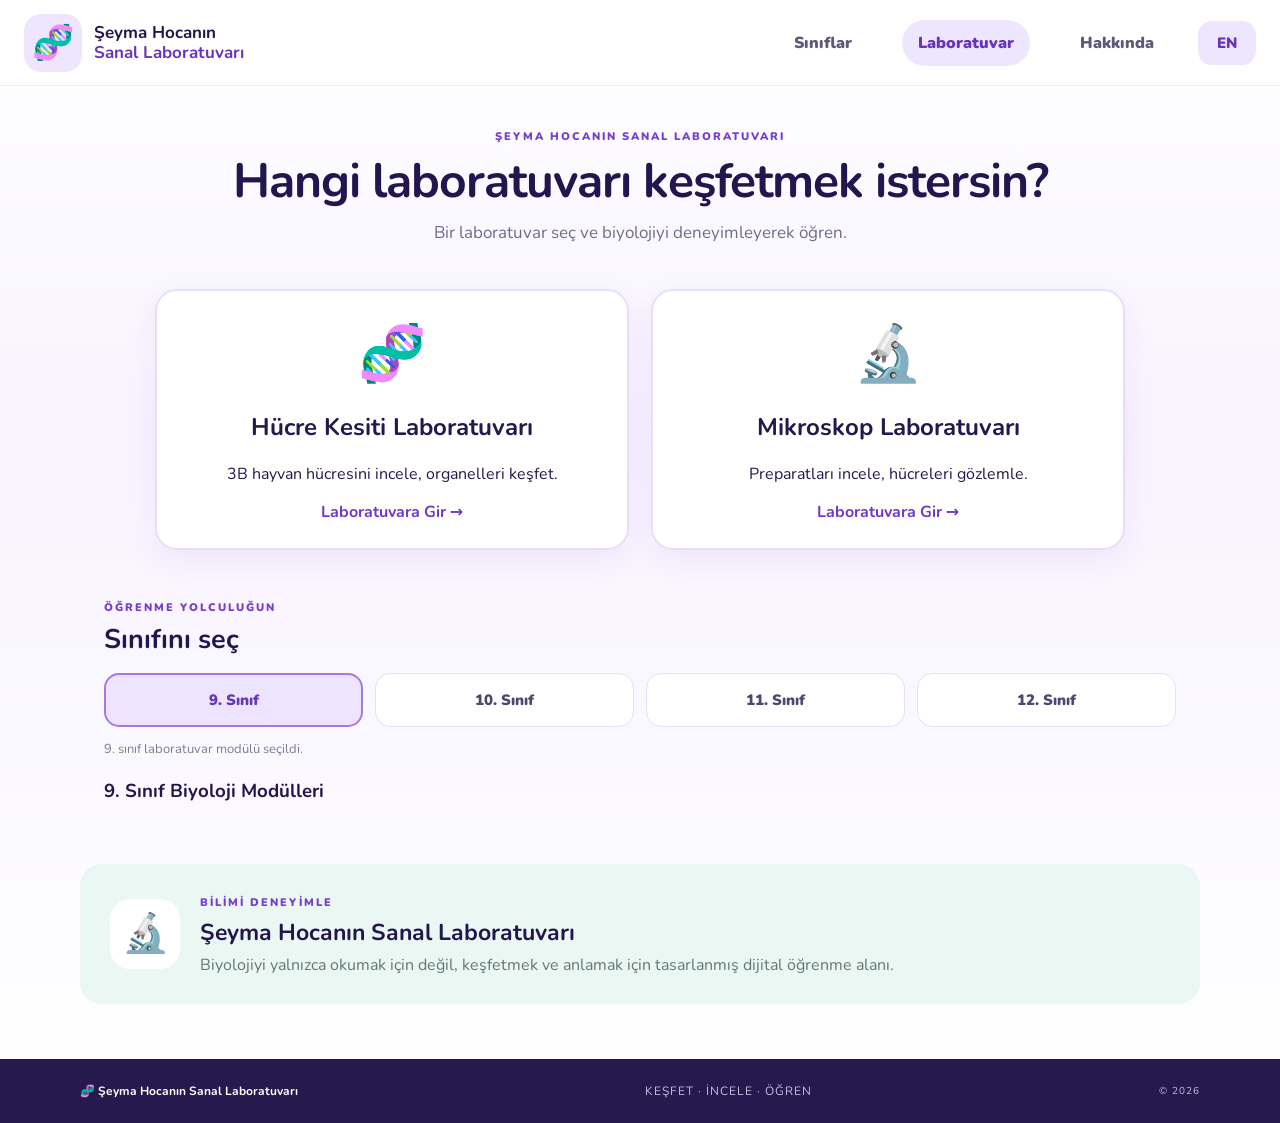
<file: index.html>
<!doctype html>
<html lang="tr"><head><meta charset="utf-8"><meta name="viewport" content="width=device-width, initial-scale=1"><meta name="theme-color" content="#f5f0ff"><meta name="description" content="Şeyma Hocanın Sanal Laboratuvarı: etkileşimli 3B hücre keşfi"><title>Şeyma Hocanın Sanal Laboratuvarı | Hücre Laboratuvarı</title><link rel="stylesheet" href="style.css?v=9"><script type="module" src="script.js?v=10"></script></head>
<body><header class="header"><a class="brand" href="#top"><span class="brand-mark">🧬</span><span><b>Şeyma Hocanın</b><strong>Sanal Laboratuvarı</strong></span></a><nav><a href="#siniflar" data-tr="Sınıflar" data-en="Grades">Sınıflar</a><a class="selected" href="#laboratuvar" data-tr="Laboratuvar" data-en="Laboratory">Laboratuvar</a><a href="#hakkinda" data-tr="Hakkında" data-en="About">Hakkında</a></nav><button id="langBtn" class="language">EN</button></header>
<section class="intro">
  <span class="eyebrow">ŞEYMA HOCANIN SANAL LABORATUVARI</span>
  <h1>Hangi laboratuvarı keşfetmek istersin?</h1>
  <p>Bir laboratuvar seç ve biyolojiyi deneyimleyerek öğren.</p>
</section>

<section style="max-width:1000px;margin:30px auto;display:grid;grid-template-columns:repeat(auto-fit,minmax(280px,1fr));gap:22px;padding:15px;">

  <a href="#laboratuvar"onclick="document.getElementById('laboratuvar').style.display='block'" style="text-decoration:none;color:#24184e;background:white;border:2px solid #e8defb;border-radius:22px;padding:25px;text-align:center;box-shadow:0 10px 30px #50318b12;">
    <div style="font-size:55px;">🧬</div>
    <h2>Hücre Kesiti Laboratuvarı</h2>
    <p>3B hayvan hücresini incele, organelleri keşfet.</p>
    <strong style="color:#7138c5;">Laboratuvara Gir →</strong>
  </a>

  <a href="mikroskop.html" style="text-decoration:none;color:#24184e;background:white;border:2px solid #e8defb;border-radius:22px;padding:25px;text-align:center;box-shadow:0 10px 30px #50318b12;">
    <div style="font-size:55px;">🔬</div>
    <h2>Mikroskop Laboratuvarı</h2>
    <p>Preparatları incele, hücreleri gözlemle.</p>
    <strong style="color:#7138c5;">Laboratuvara Gir →</strong>
  </a>

</section>
<section id="laboratuvar" class="lab-wrap" style="display:none;">
<div class="viewer"><div id="cell3d" class="canvas-host"><div id="loading3d" class="loading"><span class="loader"></span><b data-tr="Hücre modeli hazırlanıyor" data-en="Preparing cell model">Hücre modeli hazırlanıyor</b><small data-tr="3B laboratuvar yükleniyor…" data-en="Loading 3D laboratory…">3B laboratuvar yükleniyor…</small></div></div><div class="viewer-caption"><span><i></i><span data-tr="Modeli sürükleyerek döndür" data-en="Drag to rotate the model">Modeli sürükleyerek döndür</span></span><span data-tr="Yakınlaştırmak için kaydır veya iki parmağını kullan" data-en="Scroll or pinch to zoom">Yakınlaştırmak için kaydır veya iki parmağını kullan</span></div></div>
<div class="toolbar"><button id="rotateBtn" class="tool active">⟳ <span data-tr="Otomatik döndür" data-en="Auto rotate">Otomatik döndür</span></button><button id="zoomIn" class="tool">＋ <span data-tr="Yakınlaştır" data-en="Zoom in">Yakınlaştır</span></button><button id="zoomOut" class="tool">－ <span data-tr="Uzaklaştır" data-en="Zoom out">Uzaklaştır</span></button><button id="resetBtn" class="tool">↺ <span data-tr="Görünümü sıfırla" data-en="Reset view">Görünümü sıfırla</span></button></div>
<div class="explore-head"><div><span class="eyebrow" data-tr="YAKINDAN İNCELE" data-en="TAKE A CLOSER LOOK">YAKINDAN İNCELE</span><h2 data-tr="Bir organel seç" data-en="Select an organelle">Bir organel seç</h2><p data-tr="İsme veya hücredeki yapıya dokun. Etiketler yalnızca seçim yaptığında görünür." data-en="Tap a name or a structure in the cell. Labels appear only after you select one.">İsme veya hücredeki yapıya dokun. Etiketler yalnızca seçim yaptığında görünür.</p></div><span class="count">11 <small data-tr="YAPI" data-en="STRUCTURES">YAPI</small></span></div>
<div id="orgGrid" class="org-grid"></div>
<article id="detailCard" class="detail-card" aria-live="polite"><div class="detail-visual" id="detailVisual"><span id="detailEmoji">🧬</span><small data-tr="SEÇİLİ ORGANEL" data-en="SELECTED ORGANEL">SEÇİLİ ORGANEL</small></div><div class="detail-copy"><span class="eyebrow" data-tr="ORGANEL KARTI" data-en="ORGANEL PROFILE">ORGANEL KARTI</span><h3 id="orgName">Çekirdek</h3><p id="orgDesc">Hücrenin kalıtsal materyalini taşıyan ve gen ifadesinin düzenlenmesinde rol oynayan yapıdır.</p><div class="fact"><b data-tr="Yapısı" data-en="Structure">Yapısı</b><span id="orgStructure">Çift katlı çekirdek zarı, porlar, kromatin ve çekirdekçik.</span></div><div class="fact"><b data-tr="Görevi" data-en="Function">Görevi</b><span id="orgFunction">DNA'yı korur; hücresel etkinliklerin düzenlenmesine katkı sağlar.</span></div><span class="tap-hint" data-tr="Başka bir organel seçerek keşfetmeye devam et." data-en="Choose another organelle to continue exploring.">Başka bir organel seçerek keşfetmeye devam et.</span></div></article>
<p class="science-note" data-tr="Bilimsel not: Görsel, hücre yapılarını anlaşılır kılmak için hazırlanmış şematik bir 3B modeldir. Organellerin boyutları, sayıları ve konumları gerçek hücre ölçeğini birebir yansıtmaz." data-en="Scientific note: This is a schematic 3D model designed to make cell structures understandable. Organelle sizes, numbers and positions are not to scale.">Bilimsel not: Görsel, hücre yapılarını anlaşılır kılmak için hazırlanmış şematik bir 3B modeldir. Organellerin boyutları, sayıları ve konumları gerçek hücre ölçeğini birebir yansıtmaz.</p></section>
<section id="siniflar" class="grades"><div><span class="eyebrow" data-tr="ÖĞRENME YOLCULUĞUN" data-en="YOUR LEARNING PATH">ÖĞRENME YOLCULUĞUN</span><h2 data-tr="Sınıfını seç" data-en="Choose your grade">Sınıfını seç</h2></div><div class="grade-list"><button class="grade active" data-grade="9">9. Sınıf</button><button class="grade" data-grade="10">10. Sınıf</button><button class="grade" data-grade="11">11. Sınıf</button><button class="grade" data-grade="12">12. Sınıf</button></div><p id="gradeMessage" data-tr="9. sınıf laboratuvar modülü seçildi." data-en="Grade 9 laboratory module selected.">9. sınıf laboratuvar modülü seçildi.</p><div id="gradeModules" style="margin-top:20px;">
  <h3 id="moduleTitle">9. Sınıf Biyoloji Modülleri</h3>
  <div id="moduleList"></div>
</div></section>
<section id="hakkinda" class="about"><div class="about-icon">🔬</div><div><span class="eyebrow" data-tr="BİLİMİ DENEYİMLE" data-en="EXPERIENCE SCIENCE">BİLİMİ DENEYİMLE</span><h2 data-tr="Şeyma Hocanın Sanal Laboratuvarı" data-en="Teacher Şeyma's Virtual Laboratory">Şeyma Hocanın Sanal Laboratuvarı</h2><p data-tr="Biyolojiyi yalnızca okumak için değil, keşfetmek ve anlamak için tasarlanmış dijital öğrenme alanı." data-en="A digital learning space designed not only to read biology, but to explore and understand it.">Biyolojiyi yalnızca okumak için değil, keşfetmek ve anlamak için tasarlanmış dijital öğrenme alanı.</p></div></section></main><footer><b>🧬 Şeyma Hocanın Sanal Laboratuvarı</b><span>KEŞFET · İNCELE · ÖĞREN</span><small>© 2026</small></footer></body></html>
</file>
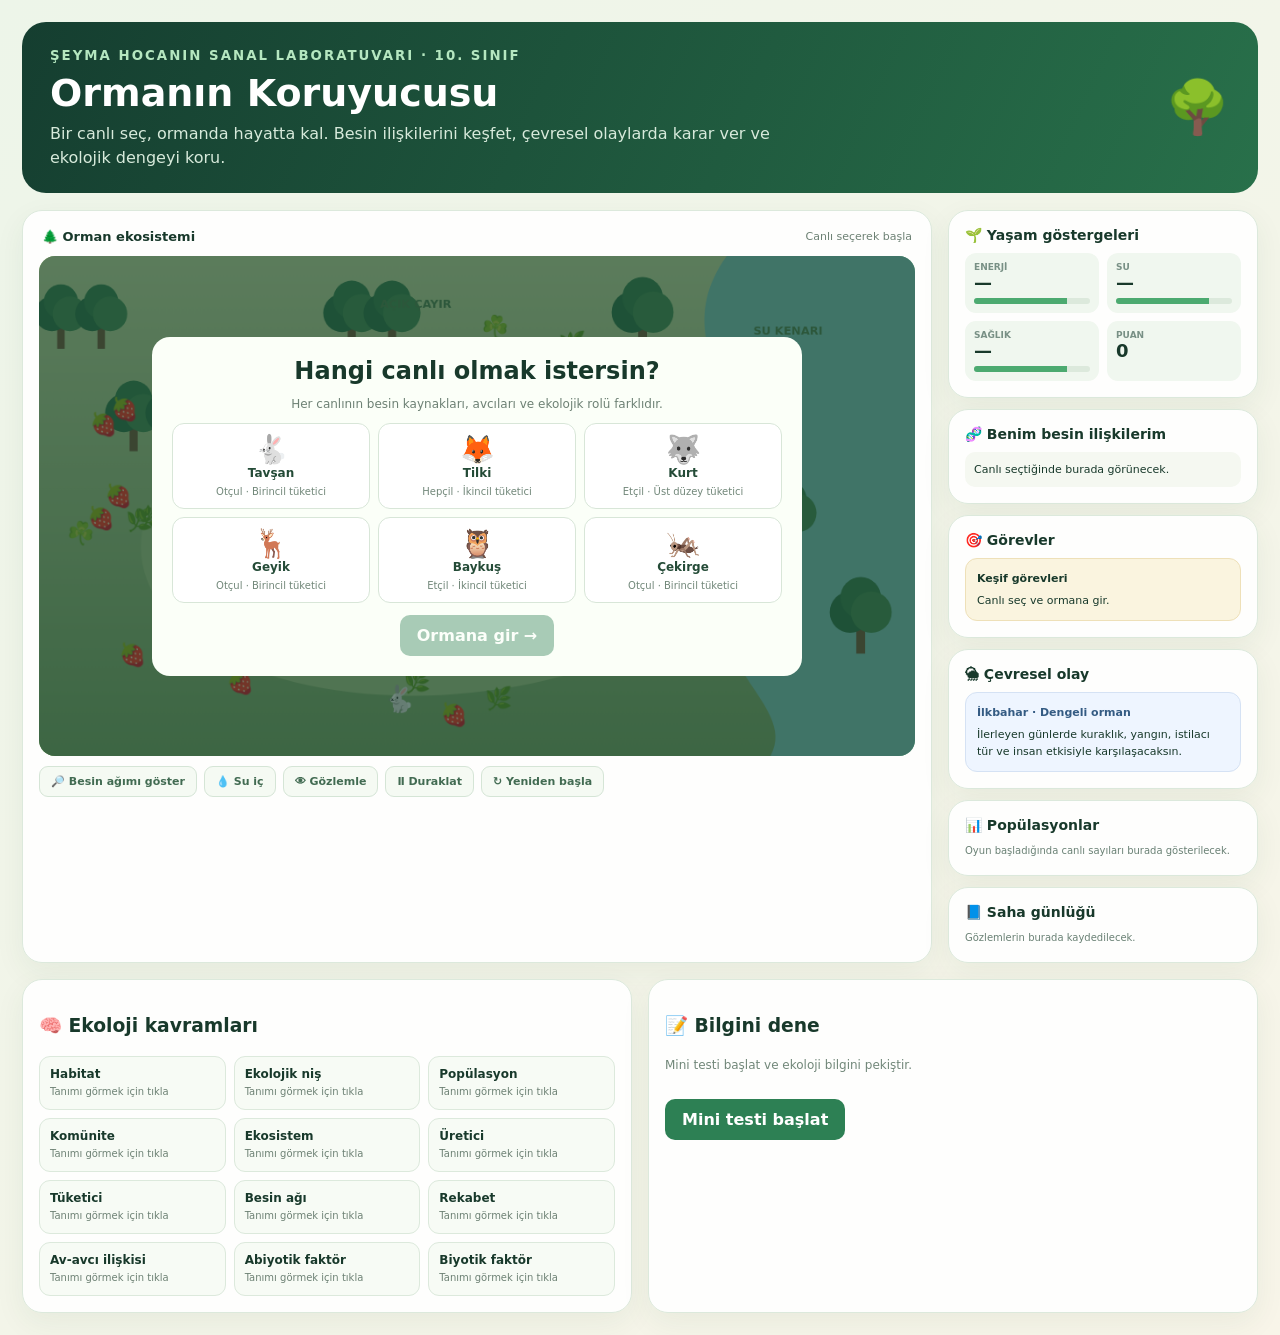
<file: ekoloji.html>
<!doctype html>
<html lang="tr"><head><meta charset="utf-8"><meta name="viewport" content="width=device-width,initial-scale=1"><title>Ormanın Koruyucusu | Şeyma Hocanın Sanal Laboratuvarı</title>
<style>
:root{--green:#1e5a3d;--green2:#2d8054;--ink:#18392b;--muted:#6d8174;--line:#dce9dc;--cream:#f5f8ef}*{box-sizing:border-box}body{margin:0;background:linear-gradient(140deg,#edf5e9,#f8f5e9);font-family:Inter,system-ui,Arial;color:var(--ink)}button{font:inherit;cursor:pointer}.wrap{max-width:1400px;margin:auto;padding:22px}.hero{background:linear-gradient(115deg,#153e30,#28704a);color:white;border-radius:24px;padding:23px 28px;display:flex;justify-content:space-between;align-items:center}.hero small{color:#b5e7c0;font-weight:900;letter-spacing:2px}.hero h1{margin:7px 0;font-size:clamp(25px,4vw,38px)}.hero p{margin:0;color:#d7eadb;max-width:780px;line-height:1.5}.hero span{font-size:52px}.layout{display:grid;grid-template-columns:minmax(0,1fr) 310px;gap:16px;margin-top:17px}.card{background:#ffffffed;border:1px solid var(--line);border-radius:20px;padding:16px;box-shadow:0 10px 30px #234b3010}.head{display:flex;justify-content:space-between;align-items:center;font-size:13px;padding:2px 3px 12px}.head span{color:var(--muted);font-size:11px}.stage{position:relative;overflow:hidden;border-radius:16px;background:#9fc887}.stage canvas{display:block;width:100%;height:500px;touch-action:none}.hud{position:absolute;left:10px;right:10px;top:10px;display:flex;justify-content:space-between;pointer-events:none}.hud span,.hint{background:#143e2ddd;color:white;padding:7px 10px;border-radius:9px;font-size:11px;font-weight:850}.hint{position:absolute;left:10px;bottom:10px}.pad{position:absolute;right:10px;bottom:10px;display:grid;justify-items:center;gap:4px}.pad div{display:flex;gap:4px}.pad button{width:42px;height:38px;border:1px solid #ffffff88;border-radius:9px;background:#173e30e8;color:white;font-weight:900;touch-action:none}.overlay{position:absolute;inset:0;background:#173c2c99;display:grid;place-items:center;padding:14px}.chooser,.modalbox{background:#fbfff8;border-radius:18px;padding:20px;max-width:650px;width:100%;text-align:center;max-height:90%;overflow:auto}.chooser h2{margin:0 0 5px}.chooser p{font-size:12px;color:var(--muted)}.animals{display:grid;grid-template-columns:repeat(3,1fr);gap:8px}.animal{border:1px solid #d8e6d8;background:white;border-radius:12px;padding:9px;color:#244b37}.animal.sel{border:2px solid #39935c;background:#eaf7ec}.animal i{font-style:normal;font-size:28px;display:block}.animal b{display:block;font-size:12px}.animal small{font-size:10px;color:#718779}.primary{border:0;border-radius:10px;background:var(--green2);color:white;font-weight:900;padding:11px 17px;margin-top:12px}.primary:disabled{opacity:.4}.hidden{display:none!important}.actions{display:flex;gap:7px;flex-wrap:wrap;margin-top:10px}.soft{border:1px solid #d5e5d6;background:#f5faf3;color:#426b52;border-radius:9px;padding:8px 11px;font-size:11px;font-weight:850}.side{display:grid;gap:11px;align-content:start}.side h3{font-size:14px;margin:0 0 10px}.stats{display:grid;grid-template-columns:1fr 1fr;gap:8px}.stat{background:#f0f7ef;border-radius:11px;padding:9px}.stat small{display:block;color:#789085;font-size:9px;font-weight:900}.stat b{font-size:18px}.bar{height:6px;background:#dce9dc;border-radius:8px;margin-top:5px;overflow:hidden}.bar i{display:block;height:100%;background:#4caa70;width:80%}.mission,.event{border-radius:12px;padding:11px;font-size:11px;line-height:1.55}.mission{background:#faf4df;border:1px solid #eee0b8}.event{background:#eef5ff;border:1px solid #d5e2f4}.event b,.mission b{display:block;margin-bottom:5px}.event b{color:#345b83}.event-actions{display:flex;gap:6px;flex-wrap:wrap;margin-top:8px}.event-actions button,.answers button{border:1px solid #c8d9eb;background:white;border-radius:8px;padding:7px 9px;font-size:10px;font-weight:800;color:#345b83}.rel{background:#f5f8f1;border-radius:10px;padding:9px;font-size:11px;line-height:1.55}.log{max-height:125px;overflow:auto;color:#698074;font-size:10px;line-height:1.6}.bottom{display:grid;grid-template-columns:1fr 1fr;gap:16px;margin-top:16px}.bottom p{font-size:12px;color:#718779;line-height:1.6}.terms{display:grid;grid-template-columns:repeat(3,1fr);gap:8px}.term{border:1px solid var(--line);background:#f7fbf5;border-radius:11px;padding:10px;text-align:left;color:var(--ink)}.term b{display:block;font-size:12px}.term span{display:block;font-size:10px;color:var(--muted);margin-top:4px;line-height:1.4}.toast{position:absolute;top:50%;left:50%;transform:translate(-50%,-50%);background:#153d2c;color:white;padding:12px 16px;border-radius:11px;font-size:12px;font-weight:850;opacity:0;pointer-events:none;transition:.2s}.toast.show{opacity:1}.modal{position:fixed;inset:0;background:#102d24c9;z-index:30;display:grid;place-items:center;padding:16px}.modalbox{text-align:left;max-width:800px}.modalbox h2{margin:0 0 7px}.webgrid{display:grid;grid-template-columns:repeat(4,1fr);gap:8px;margin:12px 0}.webnode{background:#eff7ed;border:1px solid var(--line);border-radius:10px;padding:10px;text-align:center;font-size:11px}.webnode em{display:block;font-style:normal;font-size:24px}.webnode.sel{outline:3px solid #e6b83e}.chain{background:#f5f8f1;padding:12px;border-radius:12px;font-size:12px;line-height:1.8}.answers{display:flex;gap:7px;flex-wrap:wrap}.feedback{font-size:12px;font-weight:800;margin-top:9px;line-height:1.5}.report-grid{display:grid;grid-template-columns:repeat(2,minmax(0,1fr));gap:9px;margin:12px 0}.report-tile{background:#f1f7ef;border:1px solid #dce9dc;border-radius:11px;padding:11px}.report-tile small{display:block;color:#718779;font-size:10px;font-weight:800}.report-tile b{font-size:19px}.report-table{width:100%;border-collapse:collapse;font-size:12px;margin:12px 0}.report-table th,.report-table td{border-bottom:1px solid #e2ebe0;padding:9px;text-align:left;vertical-align:top}.report-table th{background:#f1f7ef}.report-actions{display:flex;gap:8px;flex-wrap:wrap;margin-top:12px}@media(max-width:900px){.layout{grid-template-columns:1fr}.side{grid-template-columns:repeat(2,1fr)}}@media(max-width:600px){.wrap{padding:11px}.hero{padding:17px}.hero span{display:none}.stage canvas{height:390px}.animals{grid-template-columns:repeat(2,1fr)}.side,.bottom{grid-template-columns:1fr}.terms{grid-template-columns:repeat(2,1fr)}.webgrid{grid-template-columns:repeat(2,1fr)}}
</style></head><body><div class="wrap">
<section class="hero"><div><small>ŞEYMA HOCANIN SANAL LABORATUVARI · 10. SINIF</small><h1>Ormanın Koruyucusu</h1><p>Bir canlı seç, ormanda hayatta kal. Besin ilişkilerini keşfet, çevresel olaylarda karar ver ve ekolojik dengeyi koru.</p></div><span>🌳</span></section>
<div class="layout"><main class="card"><div class="head"><b>🌲 Orman ekosistemi</b><span id="status">Canlı seçerek başla</span></div><div class="stage"><canvas id="world" width="1000" height="560"></canvas><div class="hud hidden" id="hud"><span id="who">🐇 Tavşan</span><span id="day">1. GÜN</span><span id="xp">0 XP</span></div><div class="hint hidden" id="hint">WASD / oklar · E beslen · Q su iç · O gözlemle · Tıkla hedef belirle</div><div class="pad hidden" id="pad"><button data-dir="up">▲</button><div><button data-dir="left">◀</button><button data-dir="down">▼</button><button data-dir="right">▶</button></div></div><div class="overlay" id="chooser"><div class="chooser"><h2>Hangi canlı olmak istersin?</h2><p>Her canlının besin kaynakları, avcıları ve ekolojik rolü farklıdır.</p><div class="animals" id="animals"></div><button class="primary" id="start" disabled>Ormana gir →</button></div></div><div class="toast" id="toast"></div></div><div class="actions"><button class="soft" id="food">🔎 Besin ağımı göster</button><button class="soft" id="drink">💧 Su iç</button><button class="soft" id="observe">👁 Gözlemle</button><button class="soft" id="pause">Ⅱ Duraklat</button><button class="soft" id="restart">↻ Yeniden başla</button></div></main>
<aside class="side"><section class="card"><h3>🌱 Yaşam göstergeleri</h3><div class="stats"><div class="stat"><small>ENERJİ</small><b id="energy">—</b><div class="bar"><i id="ebar"></i></div></div><div class="stat"><small>SU</small><b id="water">—</b><div class="bar"><i id="wbar"></i></div></div><div class="stat"><small>SAĞLIK</small><b id="health">—</b><div class="bar"><i id="hbar"></i></div></div><div class="stat"><small>PUAN</small><b id="score">0</b></div></div></section>
<section class="card"><h3>🧬 Benim besin ilişkilerim</h3><div class="rel" id="relations">Canlı seçtiğinde burada görünecek.</div></section><section class="card"><h3>🎯 Görevler</h3><div class="mission" id="mission"><b>Keşif görevleri</b>Canlı seç ve ormana gir.</div></section><section class="card"><h3>🌦 Çevresel olay</h3><div class="event" id="event"><b>İlkbahar · Dengeli orman</b>İlerleyen günlerde kuraklık, yangın, istilacı tür ve insan etkisiyle karşılaşacaksın.</div></section><section class="card"><h3>📊 Popülasyonlar</h3><div class="log" id="populations">Oyun başladığında canlı sayıları burada gösterilecek.</div></section><section class="card"><h3>📘 Saha günlüğü</h3><div class="log" id="log">Gözlemlerin burada kaydedilecek.</div></section></aside></div>
<div class="bottom"><section class="card"><h3>🧠 Ekoloji kavramları</h3><div class="terms" id="terms"></div></section><section class="card"><h3>📝 Bilgini dene</h3><div id="quiz"><p>Mini testi başlat ve ekoloji bilgini pekiştir.</p><button class="primary" id="quizStart">Mini testi başlat</button><div id="quizArea"></div></div></section></div></div>
<div class="modal hidden" id="foodModal"><div class="modalbox"><div style="display:flex;justify-content:space-between;align-items:center;gap:10px"><h2>🔎 Senin besin ağın</h2><button class="soft" id="closeFood">Kapat ✕</button></div><p id="foodIntro" style="font-size:12px;color:#6d8174">Oklar besinden tüketiciye doğru enerji aktarımını gösterir.</p><div class="webgrid" id="webgrid"></div><div class="chain" id="webchains"></div></div></div>
<div class="modal hidden" id="finalModal"><div class="modalbox"><h2 id="finalTitle">Orman raporu</h2><p id="finalIntro"></p><div id="finalBody"></div></div></div>
<script>
(()=>{'use strict';
const $=id=>document.getElementById(id),canvas=$('world'),ctx=canvas.getContext('2d');
const SPECIES=[
{id:'rabbit',name:'Tavşan',emoji:'🐇',diet:'Otçul',role:'Birincil tüketici',foods:['Ot','Yaprak','Meyve'],foodText:'Ot, yaprak, filiz ve meyve',predators:['Tilki','Kurt'],speed:2.9},
{id:'fox',name:'Tilki',emoji:'🦊',diet:'Hepçil',role:'İkincil tüketici',foods:['Tavşan','Çekirge','Böcek','Meyve'],foodText:'Tavşan, çekirge, böcek ve meyve',predators:['Kurt'],speed:3.1},
{id:'wolf',name:'Kurt',emoji:'🐺',diet:'Etçil',role:'Üst düzey tüketici',foods:['Tavşan','Geyik'],foodText:'Tavşan ve geyik',predators:[],speed:3.2},
{id:'deer',name:'Geyik',emoji:'🦌',diet:'Otçul',role:'Birincil tüketici',foods:['Ot','Yaprak','Meyve'],foodText:'Ot, yaprak ve filiz',predators:['Kurt'],speed:2.7},
{id:'owl',name:'Baykuş',emoji:'🦉',diet:'Etçil',role:'İkincil tüketici',foods:['Çekirge','Böcek','Fare'],foodText:'Çekirge, böcek ve küçük kemirgenler',predators:[],speed:3},
{id:'grass',name:'Çekirge',emoji:'🦗',diet:'Otçul',role:'Birincil tüketici',foods:['Ot','Yaprak'],foodText:'Ot ve yaprak',predators:['Baykuş','Tilki'],speed:2.5}];
const TERMS=[['Habitat','Bir canlının doğal olarak yaşadığı ortam.'],['Ekolojik niş','Bir türün ekosistemdeki rolü ve kaynakları kullanma biçimi.'],['Popülasyon','Aynı türün belirli yerde ve zamandaki bireyleri.'],['Komünite','Bir alandaki farklı tür popülasyonlarının bütünü.'],['Ekosistem','Canlılar ile cansız çevrenin etkileşimli bütünü.'],['Üretici','Fotosentezle organik besin üreten canlı.'],['Tüketici','Besinini diğer canlılardan sağlayan canlı.'],['Besin ağı','Birbirine bağlanan besin zincirlerinin bütünü.'],['Rekabet','Sınırlı kaynaklar için mücadele.'],['Av-avcı ilişkisi','Bir canlının başka bir canlıyı besin olarak kullanması.'],['Abiyotik faktör','Su, ışık, sıcaklık gibi cansız çevre etmenleri.'],['Biyotik faktör','Ekosistemdeki canlı bileşenler.']];
const QUESTIONS=[{q:'Aynı ormanda yaşayan tüm geyiklerin oluşturduğu grup nedir?',a:['Popülasyon','Komünite','Ekosistem'],c:0,e:'Aynı türün aynı yerde yaşayan bireyleri popülasyondur.'},{q:'Bir canlının doğal olarak yaşadığı çevre nedir?',a:['Habitat','Ekolojik niş','Besin ağı'],c:0,e:'Habitat, canlının yaşadığı doğal ortamdır.'},{q:'Fotosentez yapan bitkiler hangi gruptadır?',a:['Tüketici','Üretici','Ayrıştırıcı'],c:1,e:'Bitkiler fotosentezle organik besin üreten üreticilerdir.'},{q:'Birden fazla besin zincirinin bağlanmasıyla ne oluşur?',a:['Popülasyon','Besin ağı','Habitat'],c:1,e:'Besin ağı, beslenme bağlantılarının bütünüdür.'},{q:'Işık ve su ekosistemin hangi bileşenleridir?',a:['Biyotik','Abiyotik','Tüketici'],c:1,e:'Işık ve su cansız çevre etmenleridir.'},{q:'İki canlının sınırlı besin için yarışması nedir?',a:['Rekabet','Ayrıştırma','Mutualizm'],c:0,e:'Sınırlı kaynaklar için mücadele rekabettir.'}];
let selected=null,player=null,plants=[],animals=[],keys={},target=null,running=false,paused=false,day=1,dayTime=0,last=0,score=0,toastTimer=null,observed=[],eventDone={},eventCount=0,quizIndex=0,quizScore=0,quizSet=[];
const rand=(a,b)=>a+Math.random()*(b-a),clamp=(v,a,b)=>Math.max(a,Math.min(b,v));
function say(msg){$('toast').textContent=msg;$('toast').classList.add('show');clearTimeout(toastTimer);toastTimer=setTimeout(()=>$('toast').classList.remove('show'),1800)}
function log(msg){$('log').innerHTML='• '+msg+'<br>'+$('log').innerHTML}
function seed(){plants=[];animals=[];for(let i=0;i<34;i++)plants.push({x:rand(45,720),y:rand(75,520),kind:['Ot','Yaprak','Meyve'][i%3]});['rabbit','rabbit','deer','fox','wolf','owl','grass','grass','grass'].forEach(id=>{let s=SPECIES.find(x=>x.id===id);animals.push({s,x:rand(70,900),y:rand(80,510),vx:rand(-1,1),vy:rand(-1,1),turn:rand(.8,2.5)})})}
function tree(x,y,scale=1){ctx.fillStyle='#73523a';ctx.fillRect(x-5*scale,y,10*scale,34*scale);[['#2b7048',-12,-12],['#347d4e',0,-28],['#438b55',12,-12]].forEach(([c,dx,dy])=>{ctx.fillStyle=c;ctx.beginPath();ctx.arc(x+dx*scale,y+dy*scale,23*scale,0,Math.PI*2);ctx.fill()})}
function draw(){ctx.clearRect(0,0,1000,560);let grad=ctx.createLinearGradient(0,0,0,560);grad.addColorStop(0,'#c6dda5');grad.addColorStop(1,'#78a568');ctx.fillStyle=grad;ctx.fillRect(0,0,1000,560);ctx.fillStyle='#a8c98c';ctx.beginPath();ctx.ellipse(475,300,360,190,-.1,0,Math.PI*2);ctx.fill();ctx.fillStyle='#80c8c2';ctx.beginPath();ctx.moveTo(785,0);ctx.bezierCurveTo(690,130,900,220,800,350);ctx.bezierCurveTo(735,450,870,500,835,560);ctx.lineTo(1000,560);ctx.lineTo(1000,0);ctx.fill();for(let i=0;i<17;i++)tree(25+(i*83)%950,75+(i%4)*112,.85+(i%3)*.08);ctx.fillStyle='#4f8052';ctx.font='bold 13px system-ui';ctx.fillText('AÇIK ÇAYIR',430,55);ctx.fillText('SU KENARI',855,85);
plants.forEach(o=>{ctx.font='25px serif';ctx.textAlign='center';ctx.textBaseline='middle';ctx.fillText(o.kind==='Meyve'?'🍓':o.kind==='Yaprak'?'🌿':'☘️',o.x,o.y)});
animals.forEach(o=>{ctx.font='29px serif';ctx.textAlign='center';ctx.textBaseline='middle';ctx.fillText(o.s.emoji,o.x,o.y)});
if(player){ctx.save();ctx.shadowColor='#143e2d';ctx.shadowBlur=12;ctx.fillStyle='#fff';ctx.beginPath();ctx.arc(player.x,player.y,30+Math.sin(performance.now()/150)*2,0,Math.PI*2);ctx.fill();ctx.strokeStyle='#f5c542';ctx.lineWidth=5;ctx.stroke();ctx.shadowBlur=0;ctx.font='43px serif';ctx.textAlign='center';ctx.textBaseline='middle';ctx.fillText(player.s.emoji,player.x,player.y);ctx.fillStyle='#143e2d';ctx.font='bold 13px system-ui';ctx.fillText('SEN',player.x,player.y+42);ctx.restore()}
if(target){ctx.strokeStyle='#fff';ctx.lineWidth=3;ctx.setLineDash([6,5]);ctx.beginPath();ctx.arc(target.x,target.y,15,0,Math.PI*2);ctx.stroke();ctx.setLineDash([])}if(eventDone.fire){ctx.font='27px serif';for(let i=0;i<5;i++)ctx.fillText('🔥',100+i*150,120+(i%2)*140)}if(eventDone.drought){ctx.fillStyle='#d6a64b22';ctx.fillRect(0,0,1000,560)} }
function update(){if(!player)return;[['energy',player.energy],['water',player.water],['health',player.health]].forEach(([id,v])=>{$(id).textContent=Math.round(v)+'%';$(id[0]+'bar').style.width=v+'%';$(id[0]+'bar').style.background=v<25?'#c75d4d':'#4caa70'});$('score').textContent=score;$('xp').textContent=score+' XP';$('day').textContent=day+'. GÜN';let tasks=[player.feeds?'✅':'⬜','Beslenme',player.drinks?'✅':'⬜','Su içme',observed.length>=2?'✅':'⬜','İki canlı gözlemle',eventCount?'✅':'⬜','Çevresel karara katıl'];$('mission').innerHTML='<b>Keşif görevleri</b>'+`<div>${tasks[0]} Türüne uygun besin bul</div><div>${tasks[2]} Dere kenarından su iç</div><div>${tasks[4]} En az iki canlı gözlemle (${observed.length}/2)</div><div>${tasks[6]} Bir çevresel olayda karar ver</div>`;population()}
function population(){let names=SPECIES.map(s=>s.name);$('populations').innerHTML=names.map(n=>{let count=animals.filter(a=>a.s.name===n).length+(player.s.name===n?1:0);return `<div>${n}: <b>${count}</b></div>`}).join('')+`<small>Gün ${day} · Basitleştirilmiş popülasyon modeli</small>`}
function relation(){let s=player.s;$('relations').innerHTML=`🍃 <b>Besinleri:</b> ${s.foodText}<br>⚠️ <b>Doğal düşmanları:</b> ${s.predators.join(', ')||'Belirgin doğal avcısı yok'}<br>🧭 <b>Beslenme:</b> ${s.diet}<br>🔬 <b>Rol:</b> ${s.role}`}
function start(){player={s:selected,x:480,y:290,energy:90,water:100,health:100,feeds:0,drinks:0};seed();running=true;paused=false;day=1;dayTime=0;score=0;observed=[];eventDone={};eventCount=0;target=null;keys={};$('chooser').classList.add('hidden');$('hud').classList.remove('hidden');$('hint').classList.remove('hidden');$('pad').classList.remove('hidden');$('who').textContent=selected.emoji+' '+selected.name;$('status').textContent=selected.diet+' · '+selected.role;$('event').innerHTML='<b>🌱 İlkbahar · Dengeli orman</b>Orman yaşamına başla. Çevresel olaylar sonraki günlerde gelecek.';$('log').textContent='';log(selected.name+' olarak ormana girdin.');relation();update();say('Ormana hoş geldin!')}
function closestFood(){let pool=plants.filter(o=>player.s.foods.includes(o.kind));animals.forEach(o=>{if(player.s.foods.includes(o.s.name))pool.push(o)});let best=null,d=Infinity;pool.forEach(o=>{let n=Math.hypot(o.x-player.x,o.y-player.y);if(n<d){best=o;d=n}});return {best,d}}
function eat(){if(!running||paused)return;let {best,d}=closestFood();if(!best||d>65){say('Besine yaklaşmak için hareket et.');return}if(best.s){animals.splice(animals.indexOf(best),1);log(best.s.name+' ile beslendin. Av-avcı ilişkisi gözlemlendi.')}else{plants.splice(plants.indexOf(best),1);log(best.kind+' ile beslendin. Üreticiden tüketiciye enerji aktarımı gerçekleşti.')}player.energy=clamp(player.energy+24,0,100);player.feeds++;score+=10;update();say('Beslendin · +10 XP')}
function drink(){if(!running||paused)return;if(player.x<760){say('Su içmek için sağdaki dereye yaklaş.');return}if(player.water>94){say('Şu an su ihtiyacın yok.');return}player.water=clamp(player.water+48,0,100);player.drinks++;player.health=clamp(player.health+3,0,100);score+=5;log('Dere kenarında su içtin. Su, abiyotik bir faktördür.');update();say('Su içtin · +48 su')}
function observe(){if(!running||paused)return;let nearest=null,d=Infinity;animals.forEach(a=>{let n=Math.hypot(a.x-player.x,a.y-player.y);if(n<d){d=n;nearest=a}});if(!nearest||d>100){say('Gözlemlemek için bir canlıya yaklaş.');return}if(observed.includes(nearest.s.id)){say('Bu türü zaten gözlemledin.');return}observed.push(nearest.s.id);score+=10;log(nearest.s.name+' gözlemlendi. Farklı türler komüniteyi oluşturur. +10 XP');update();say(nearest.s.name+' gözlemlendi · +10 XP')}
function eventForDay(){let event;if(day===2)event={id:'drought',title:'☀️ Kuraklık',desc:'Yağış azaldı, su kaynakları daralıyor. Ne yapacaksın?',choices:[['save','💧 Su tasarrufu yap'],['plants','🌱 Kuraklığa dayanıklı yerel bitkileri koru']]};else if(day===3)event={id:'fire',title:'🔥 Orman yangını',desc:'Yangın habitatın bir bölümünü etkiledi. Nasıl müdahale edeceksin?',choices:[['restore','🌿 Habitatı yeniden onar'],['shelter','🪵 Canlılar için sığınak oluştur']]};else if(day===4)event={id:'invasive',title:'🦗 İstilacı tür',desc:'Yeni bir tür hızla yayılıyor ve kaynaklar için yerli türlerle rekabet ediyor.',choices:[['monitor','🔎 Yayılımı izle ve ölç'],['native','🌱 Yerli türleri destekle']]};else if(day===5)event={id:'human',title:'🏗️ İnsan etkisi',desc:'Ormana yol ve tesis yapılması planlanıyor. Hangi kararı seçiyorsun?',choices:[['road','🛣️ Yol ve tesis yapımına izin ver'],['protect','🌳 Koruma alanı oluştur'],['cleanup','🧹 Atıkları temizle']]};else return;
$('event').innerHTML=`<b>${event.title}</b>${event.desc}<div class="event-actions">${event.choices.map(([id,label])=>`<button data-choice="${id}">${label}</button>`).join('')}</div>`;$('event').querySelectorAll('button').forEach(b=>b.onclick=()=>chooseEvent(event.id,b.dataset.choice));log('Çevresel olay: '+event.title+' Kararını ver.');say('Yeni çevresel olay!')}
function chooseEvent(id,choice){if(eventDone[id])return;eventDone[id]=true;eventCount++;let msg='';if(id==='drought'){if(choice==='save'){player.water=clamp(player.water+20,0,100);msg='Su tasarrufu seçtin. Sınırlı su kaynağının daha verimli kullanılmasına katkı sağladın.'}else{for(let i=0;i<7;i++)plants.push({x:rand(60,700),y:rand(80,520),kind:'Ot'});msg='Yerel bitkileri korudun. Kuraklığa dayanıklı üreticilerin yaşamını destekledin.'}}if(id==='fire'){if(choice==='restore'){for(let i=0;i<10;i++)plants.push({x:rand(60,700),y:rand(80,520),kind:'Yaprak'});msg='Habitatı onarmayı seçtin. Bitki örtüsünün yenilenmesine katkı sağladın.'}else{player.health=clamp(player.health+12,0,100);msg='Sığınak oluşturdun. Hayvanların barınma olanağını artırdın.'}}if(id==='invasive'){if(choice==='monitor'){msg='İstilacı türü izlemeyi seçtin. Popülasyon verisi, kontrol planı için önemlidir.'}else{for(let i=0;i<8;i++)plants.push({x:rand(60,700),y:rand(80,520),kind:'Ot'});msg='Yerli türleri destekledin. Yerel topluluğun kaynaklarını güçlendirdin.'}}if(id==='human'){if(choice==='road'){plants.splice(0,12);animals.splice(0,2);player.health=clamp(player.health-8,0,100);msg='Yol ve tesis yapımını seçtin. Habitat parçalandı; yaşam alanı ve kaynaklar azaldı.'}else if(choice==='protect'){for(let i=0;i<12;i++)plants.push({x:rand(60,700),y:rand(80,520),kind:'Yaprak'});score+=15;msg='Koruma alanı oluşturdun. Habitatın bir bölümü korundu, üreticilerin alanı genişledi.'}else{player.health=clamp(player.health+8,0,100);score+=10;msg='Atıkları temizledin. Kirlilik baskısı azaldı ve yaşam alanı iyileşti.'}}score+=10;$('event').innerHTML='<b>Kararının sonucu</b>'+msg+'<br><small>Seçimin saha günlüğüne kaydedildi ve ekosisteme yansıdı.</small>';log(msg);update();say('Kararın uygulandı')}
function step(dt){if(!running||paused)return;let dx=(keys.ArrowRight||keys.d||keys.right?1:0)-(keys.ArrowLeft||keys.a||keys.left?1:0),dy=(keys.ArrowDown||keys.s||keys.down?1:0)-(keys.ArrowUp||keys.w||keys.up?1:0);if(dx||dy){target=null;let n=Math.hypot(dx,dy);player.x=clamp(player.x+dx/n*player.s.speed*dt*58,25,975);player.y=clamp(player.y+dy/n*player.s.speed*dt*58,65,535)}else if(target){let vx=target.x-player.x,vy=target.y-player.y,d=Math.hypot(vx,vy);if(d<6)target=null;else{player.x+=vx/d*Math.min(d,player.s.speed*dt*58);player.y+=vy/d*Math.min(d,player.s.speed*dt*58)}}
player.energy=Math.max(0,player.energy-.035*dt);player.water=Math.max(0,player.water-.022*dt);if(player.energy<12||player.water<12)player.health=Math.max(0,player.health-.12*dt);
animals.forEach(a=>{a.turn-=dt;if(a.turn<=0){a.vx=rand(-1,1);a.vy=rand(-1,1);a.turn=rand(1,3)}a.x=clamp(a.x+a.vx*dt*22,25,975);a.y=clamp(a.y+a.vy*dt*22,65,535)});
// Oyun içi günler yaklaşık 35 saniye sürer.
dayTime+=dt;if(dayTime>=35){dayTime=0;day++;if(day===6){finish();return}eventForDay();if(day%2===0&&plants.length>10){let herb=SPECIES.filter(s=>s.diet==='Otçul');let s=herb[Math.floor(Math.random()*herb.length)];animals.push({s,x:rand(80,700),y:rand(90,500),vx:rand(-1,1),vy:rand(-1,1),turn:2});log('Bitkisel kaynaklar yeterli olduğunda otçul popülasyonunda artış gözlendi (basitleştirilmiş model).')}}if(player.health<=0){finish(true);return}update()}
function finish(failed=false){running=false;paused=true;let qset=[...QUESTIONS].sort(()=>Math.random()-.5).slice(0,5);quizSet=qset;quizIndex=0;quizScore=0;$('finalTitle').textContent=failed?'Yaşam döngüsü sona erdi':'🏆 Beş günlük görev tamamlandı';$('finalIntro').textContent=failed?'Bu denemede hayatta kalamadın. Öğrendiklerini yine de sınayabilirsin.':'Beş oyun gününü tamamladın. Şimdi ekoloji bilgini ölçme zamanı.';$('finalBody').innerHTML=`<div class="mission"><b>Oyun raporu</b>Beslenme: ${player.feeds} · Su içme: ${player.drinks} · Gözlem: ${observed.length} tür · Çevresel karar: ${eventCount} · Puan: ${score} XP</div><div id="finalQuestion"></div>`;showFinalQ();$('finalModal').classList.remove('hidden');$('status').textContent='Oyun tamamlandı'}
function showFinalQ(){let q=quizSet[quizIndex];$('finalQuestion').innerHTML=`<div class="quiz"><small>SORU ${quizIndex+1}/5 · DOĞRU ${quizScore}</small><h3>${q.q}</h3><div class="answers">${q.a.map((a,i)=>`<button data-i="${i}">${a}</button>`).join('')}</div><div class="feedback" id="ff"></div></div>`;$('finalQuestion').querySelectorAll('button').forEach(b=>b.onclick=()=>{let ok=+b.dataset.i===q.c;if(ok)quizScore++;$('finalQuestion').querySelectorAll('button').forEach(x=>x.disabled=true);$('ff').textContent=(ok?'✓ Doğru. ':'✗ Doğru cevap: '+q.a[q.c]+'. ')+q.e;let next=document.createElement('button');next.className='primary';next.textContent=quizIndex===4?'Sonucu gör':'Sonraki soru →';next.onclick=()=>{quizIndex++;if(quizIndex<5)showFinalQ();else{$('finalQuestion').innerHTML=`<div class="mission"><b>${quizScore>=4?'🌟 Ekolojik Kahraman!':'🌿 Orman Kaşifi'}</b>Final sınavı: ${quizScore}/5 doğru.<br>${quizScore>=4?'Ekoloji kavramlarını başarıyla kullandın.':'Kavram kartlarını inceleyip yeniden deneyebilirsin.'}</div><div class="report-actions"><button class="primary" id="teacherReport">📊 Öğretmen değerlendirme raporu</button><button class="soft" id="again">↻ Yeni oyun başlat</button></div><div id="teacherReportArea"></div>`;$('teacherReport').onclick=renderTeacherReport;$('again').onclick=()=>{$('finalModal').classList.add('hidden');reset()}}};$('finalQuestion').appendChild(next)})}
function renderTeacherReport(){
 const areas=[
  {name:'Besin ilişkileri ve enerji akışı',evidence:`Beslenme eylemi: ${player.feeds}; seçilen canlı: ${player.s.name}`,level:player.feeds>0?'Uygulama kanıtı var':'Pekiştirilmeli',ok:player.feeds>0},
  {name:'Su ve abiyotik faktörler',evidence:`Dere kenarında su içme: ${player.drinks}`,level:player.drinks>0?'Uygulama kanıtı var':'Pekiştirilmeli',ok:player.drinks>0},
  {name:'Biyolojik çeşitlilik ve komünite',evidence:`Gözlemlenen farklı tür: ${observed.length}`,level:observed.length>=2?'Hedef karşılandı':'Pekiştirilmeli',ok:observed.length>=2},
  {name:'Çevresel değişim ve insan etkisi',evidence:`Verilen çevresel karar: ${eventCount}`,level:eventCount>0?'Karar verme kanıtı var':'Pekiştirilmeli',ok:eventCount>0},
  {name:'Ekoloji kavramlarını açıklama',evidence:`Final sınavı: ${quizScore}/5 doğru`,level:quizScore>=4?'Güçlü':'Tekrar önerilir',ok:quizScore>=4}
 ];
 const achieved=areas.filter(a=>a.ok).length;
 const rows=areas.map(a=>`<tr><td><b>${a.name}</b></td><td>${a.evidence}</td><td style="color:${a.ok?'#28784a':'#a66a18'};font-weight:800">${a.level}</td></tr>`).join('');
 const reportText=[['Öğrenci/oyun','Ormanın Koruyucusu'],['Seçilen canlı',player.s.name],['Tamamlanan oyun günü',day],['Toplam puan',score+' XP'],['Beslenme',player.feeds],['Su içme',player.drinks],['Gözlemlenen tür',observed.length],['Çevresel karar',eventCount],['Final sınavı',quizScore+'/5'],['Gözlenen öğrenme alanı',achieved+'/5']].map(r=>r.join(';')).join('\n')+'\n\nÖğrenme alanı;Kanıt;Değerlendirme\n'+areas.map(a=>[a.name,a.evidence,a.level].join(';')).join('\n');
 $('teacherReportArea').innerHTML=`<h3>📊 Öğretmen değerlendirme raporu</h3><p style="font-size:12px;color:#6d8174">Oyun içindeki gözlenebilir eylemler ve final sorularına göre otomatik oluşturulmuştur. Bu rapor tek başına resmî not veya kapsamlı ölçme aracı değildir.</p><div class="report-grid"><div class="report-tile"><small>ÖĞRENME ALANLARI</small><b>${achieved}/5</b></div><div class="report-tile"><small>FİNAL SINAVI</small><b>${quizScore}/5</b></div><div class="report-tile"><small>OYUN PUANI</small><b>${score} XP</b></div><div class="report-tile"><small>GÖZLEMLENEN TÜR</small><b>${observed.length}</b></div></div><table class="report-table"><thead><tr><th>Öğrenme alanı</th><th>Oyun kanıtı</th><th>Değerlendirme</th></tr></thead><tbody>${rows}</tbody></table><div class="mission"><b>Öğretmen için öneri</b>${areas.filter(a=>!a.ok).length?`Pekiştirme için önerilen alanlar: ${areas.filter(a=>!a.ok).map(a=>a.name).join(', ')}.`:'Öğrenci oyundaki tüm gözlenebilir hedefleri tamamladı. Kavramları farklı örneklerle transfer etmesini sağlayan bir sınıf tartışması yapılabilir.'}</div><div class="report-actions"><button class="primary" id="downloadReport">⬇ Raporu CSV indir</button><button class="soft" id="printReport">🖨 Yazdır</button></div>`;
 $('downloadReport').onclick=()=>{let blob=new Blob(['\\ufeff'+reportText],{type:'text/csv;charset=utf-8'});let url=URL.createObjectURL(blob);let a=document.createElement('a');a.href=url;a.download='ekoloji_ogretmen_degerlendirme.csv';a.click();URL.revokeObjectURL(url)};
 $('printReport').onclick=()=>window.print();
}
function reset(){running=false;paused=false;player=null;selected=null;target=null;keys={};$('chooser').classList.remove('hidden');$('hud').classList.add('hidden');$('hint').classList.add('hidden');$('pad').classList.add('hidden');$('start').disabled=true;$('animals').querySelectorAll('button').forEach(b=>b.classList.remove('sel'));$('status').textContent='Canlı seçerek başla';$('event').innerHTML='<b>İlkbahar · Dengeli orman</b>İlerleyen günlerde çevresel olaylarla karşılaşacaksın.';$('relations').textContent='Canlı seçtiğinde burada görünecek.';$('mission').innerHTML='<b>Keşif görevleri</b>Canlı seç ve ormana gir.';$('populations').textContent='Oyun başladığında canlı sayıları burada gösterilecek.';$('log').textContent='';seed();draw()}
function showWeb(){if(!player){say('Önce ormana gir.');return}let links={rabbit:['☀️ Güneş → 🌿 Ot / yaprak → 🐇 Tavşan','🐇 Tavşan → 🦊 Tilki','🐇 Tavşan → 🐺 Kurt'],fox:['☀️ Güneş → 🌿 Meyve → 🦊 Tilki','🌿 Bitki → 🦗 Çekirge → 🦊 Tilki','🌿 Bitki → 🐇 Tavşan → 🦊 Tilki'],wolf:['☀️ Güneş → 🌿 Ot → 🦌 Geyik → 🐺 Kurt','☀️ Güneş → 🌿 Ot → 🐇 Tavşan → 🐺 Kurt'],deer:['☀️ Güneş → 🌿 Ot / yaprak → 🦌 Geyik','🦌 Geyik → 🐺 Kurt'],owl:['☀️ Güneş → 🌿 Yaprak → 🦗 Çekirge → 🦉 Baykuş','🌿 Bitki → 🐭 Küçük kemirgen → 🦉 Baykuş'],grass:['☀️ Güneş → 🌿 Ot / yaprak → 🦗 Çekirge','🦗 Çekirge → 🦉 Baykuş','🦗 Çekirge → 🦊 Tilki']};$('foodIntro').textContent=player.s.name+' için besin ilişkileri. Oklar besinden tüketiciye doğru enerji aktarımını gösterir.';$('webgrid').innerHTML=SPECIES.map(s=>`<div class="webnode ${s.id===player.s.id?'sel':''}"><em>${s.emoji}</em><b>${s.name}</b><small>${s.role}</small></div>`).join('');$('webchains').innerHTML='<b>Besin zinciri örnekleri</b><br>'+(links[player.s.id]||[]).join('<br>')+'<br><br><b>Beslenme tipi:</b> '+player.s.diet+' · <b>Besinleri:</b> '+player.s.foodText;$('foodModal').classList.remove('hidden');log(player.s.name+' için besin ağı incelendi.')}
function quizStart(){let q=QUESTIONS[Math.floor(Math.random()*QUESTIONS.length)];$('quizArea').innerHTML=`<div class="quiz"><h4>${q.q}</h4><div class="answers">${q.a.map((a,i)=>`<button data-i="${i}">${a}</button>`).join('')}</div><div class="feedback" id="qfeed">Cevabını seç.</div></div>`;$('quizArea').querySelectorAll('button').forEach(b=>b.onclick=()=>{let ok=+b.dataset.i===q.c;$('quizArea').querySelectorAll('button').forEach(x=>x.disabled=true);$('qfeed').textContent=(ok?'✓ Doğru! ':'✗ Doğru cevap: '+q.a[q.c]+'. ')+q.e;if(ok){score+=10;update()}})}
$('animals').innerHTML=SPECIES.map(s=>`<button class="animal" data-id="${s.id}"><i>${s.emoji}</i><b>${s.name}</b><small>${s.diet} · ${s.role}</small></button>`).join('');$('animals').querySelectorAll('button').forEach(b=>b.onclick=()=>{selected=SPECIES.find(s=>s.id===b.dataset.id);$('animals').querySelectorAll('button').forEach(x=>x.classList.toggle('sel',x===b));$('start').disabled=false});$('start').onclick=start;$('food').onclick=showWeb;$('closeFood').onclick=()=>$('foodModal').classList.add('hidden');$('foodModal').onclick=e=>{if(e.target.id==='foodModal')$('foodModal').classList.add('hidden')};$('drink').onclick=drink;$('observe').onclick=observe;$('pause').onclick=()=>{if(!running)return;paused=!paused;$('pause').textContent=paused?'▶ Devam et':'Ⅱ Duraklat';$('status').textContent=paused?'Oyun duraklatıldı':'Orman ekosistemi'};$('restart').onclick=reset;$('quizStart').onclick=quizStart;
$('terms').innerHTML=TERMS.map(t=>`<button class="term"><b>${t[0]}</b><span>Tanımı görmek için tıkla</span></button>`).join('');$('terms').querySelectorAll('button').forEach((b,i)=>b.onclick=()=>b.querySelector('span').textContent=TERMS[i][1]);
window.addEventListener('keydown',e=>{let k=e.key.length===1?e.key.toLowerCase():e.key;if(['ArrowUp','ArrowDown','ArrowLeft','ArrowRight',' '].includes(k))e.preventDefault();keys[k]=true;if(k==='e')eat();if(k==='q')drink();if(k==='o')observe();if(k==='Escape')$('foodModal').classList.add('hidden')});window.addEventListener('keyup',e=>{let k=e.key.length===1?e.key.toLowerCase():e.key;keys[k]=false});window.addEventListener('blur',()=>keys={});document.querySelectorAll('#pad button').forEach(b=>{let d=b.dataset.dir;b.onpointerdown=e=>{e.preventDefault();keys[d]=true};['pointerup','pointercancel','pointerleave'].forEach(ev=>b.addEventListener(ev,()=>keys[d]=false))});canvas.addEventListener('pointerdown',e=>{if(!running||paused||!player)return;let r=canvas.getBoundingClientRect();target={x:(e.clientX-r.left)/r.width*1000,y:(e.clientY-r.top)/r.height*560};say('Hedef belirlendi')});
function frame(now){let dt=Math.min(.05,(now-last)/1000||0);last=now;try{step(dt);draw()}catch(err){console.error(err);$('status').textContent='Oyun hatası: '+err.message;paused=true}requestAnimationFrame(frame)}seed();draw();requestAnimationFrame(frame);
})();
</script></body></html>
</file>
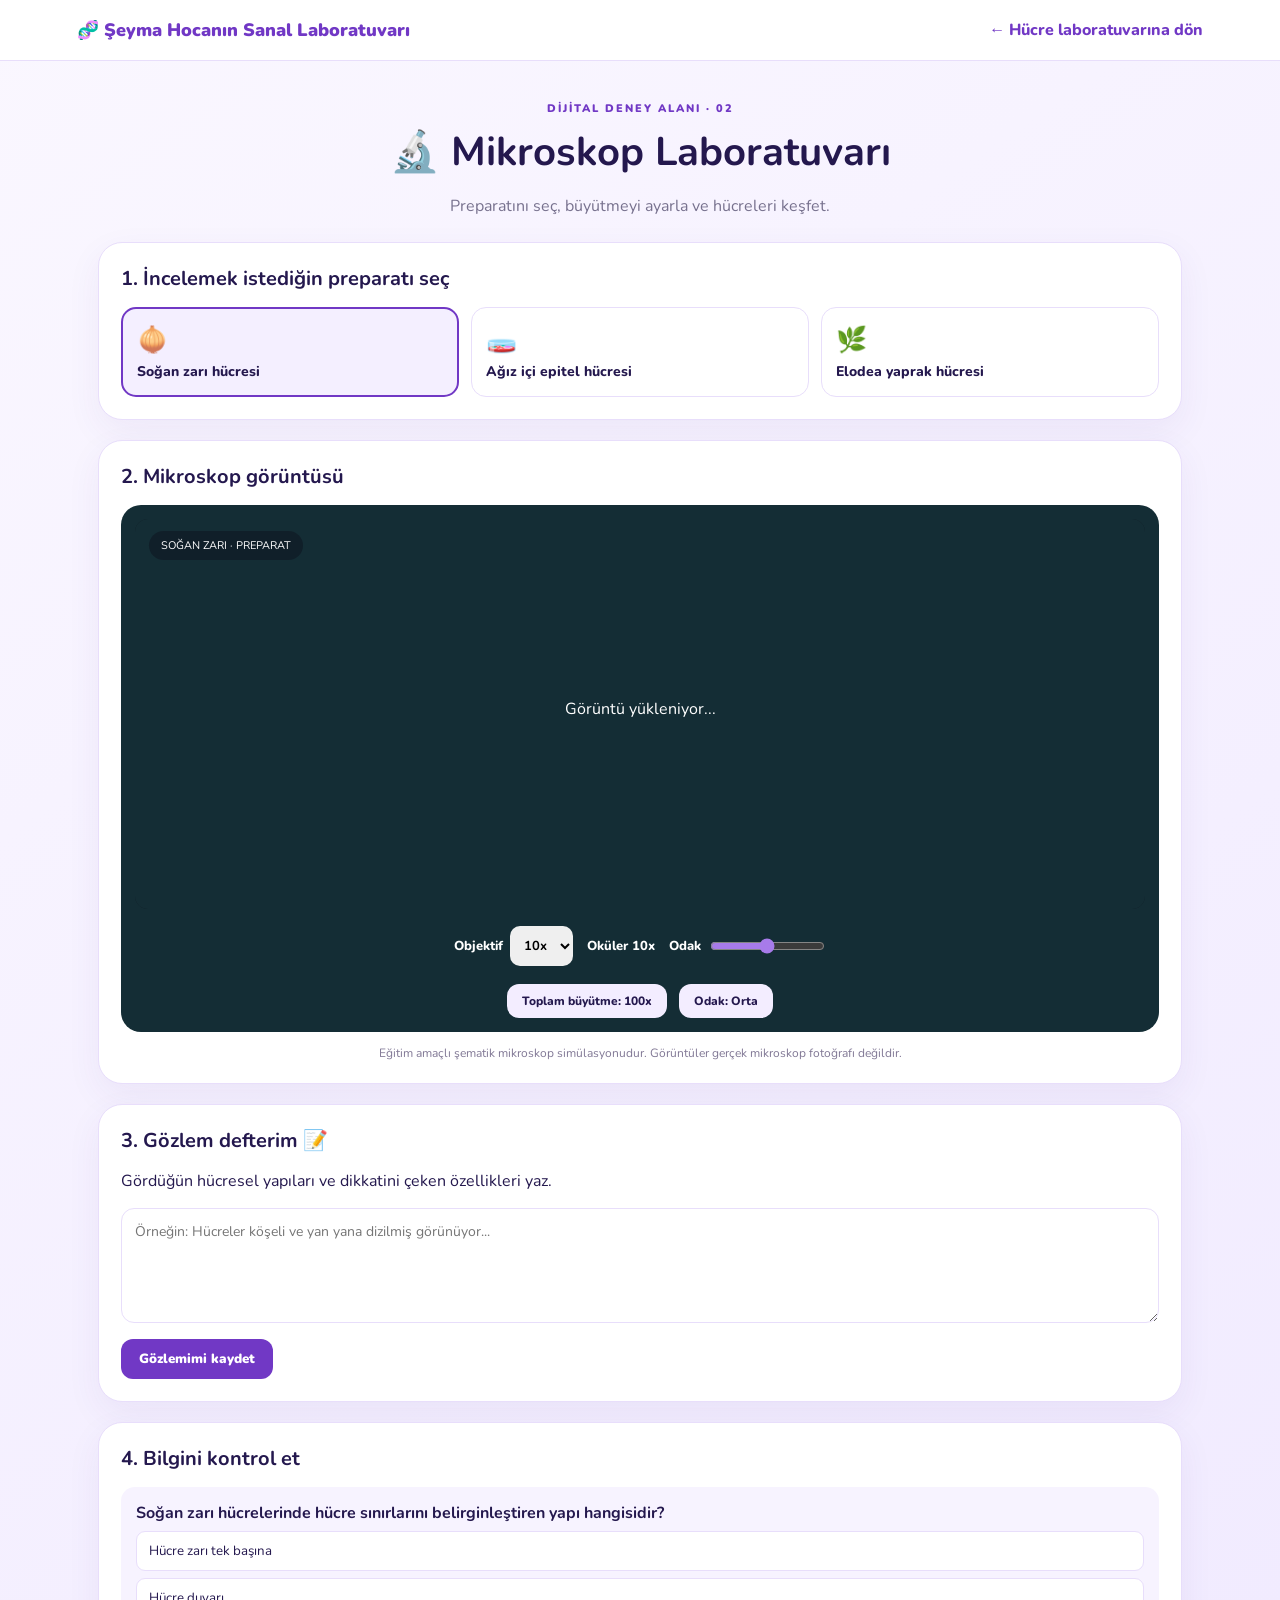
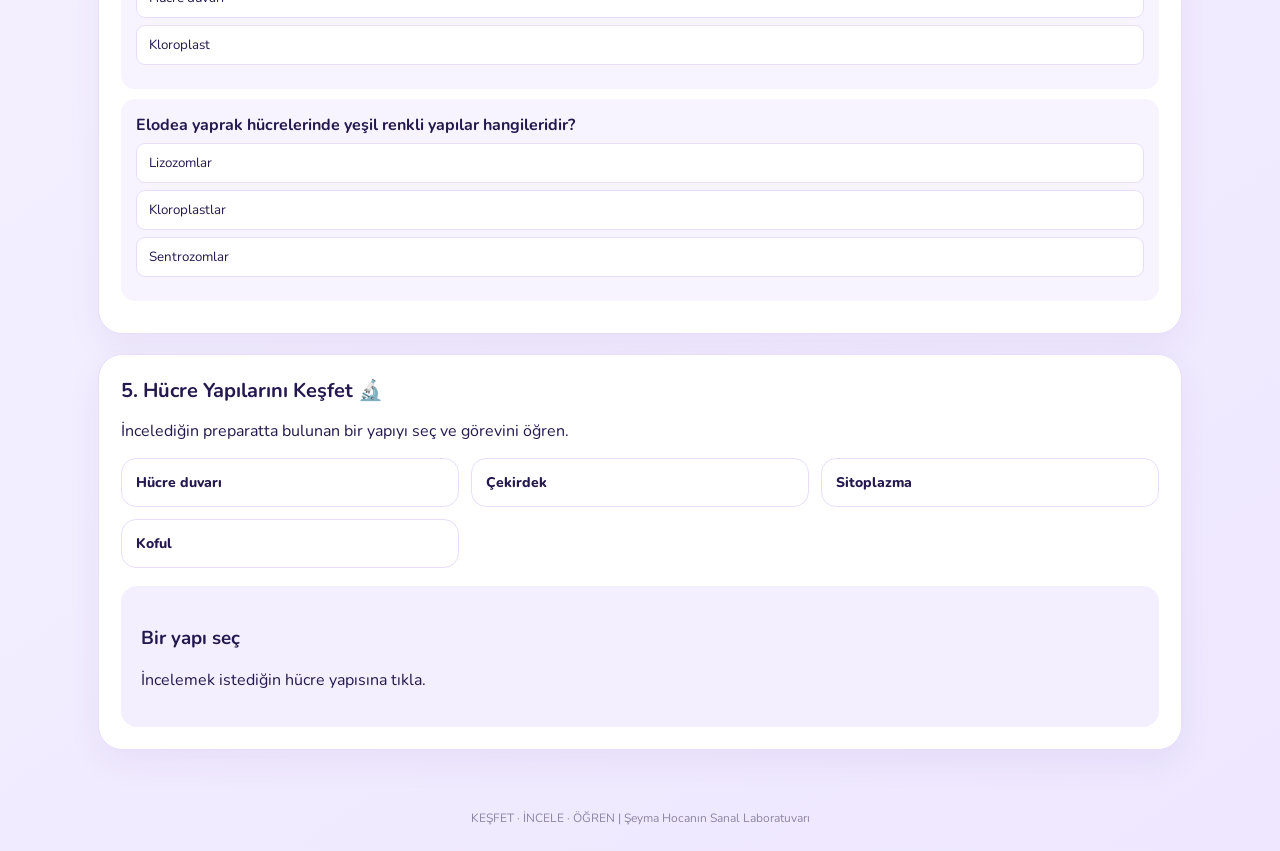
<file: mikroskop.html>
<!DOCTYPE html>
<html lang="tr">
<head>
<meta charset="UTF-8">
<meta name="viewport" content="width=device-width, initial-scale=1">
<title>Şeyma Hocanın Sanal Laboratuvarı | Mikroskop</title>
<style>
@import url('https://fonts.googleapis.com/css2?family=Nunito:wght@400;600;700;800;900&display=swap');
:root{--purple:#7138c5;--ink:#24184e;--lav:#f4efff;--line:#e8defb}
*{box-sizing:border-box}
body{margin:0;background:linear-gradient(145deg,#faf7ff,#eee7ff);font-family:Nunito,sans-serif;color:var(--ink)}
header{padding:18px 6%;background:#fff;display:flex;justify-content:space-between;align-items:center;border-bottom:1px solid var(--line)}
.brand{font-weight:900;color:var(--purple);font-size:18px}
.back{color:var(--purple);text-decoration:none;font-weight:800}
main{max-width:1120px;margin:35px auto;padding:0 18px}
.intro{text-align:center;margin-bottom:25px}
.eyebrow{color:var(--purple);font-size:11px;font-weight:900;letter-spacing:2px}
h1{font-size:clamp(27px,4vw,40px);margin:7px 0}
.intro p{color:#77718e}
.panel{background:#fff;border:1px solid var(--line);border-radius:24px;padding:22px;margin-bottom:20px;box-shadow:0 12px 35px #50318b10}
h2{font-size:20px;margin:0 0 15px}
.preparats{display:grid;grid-template-columns:repeat(3,1fr);gap:12px}
.prep{border:1px solid var(--line);background:#fff;border-radius:15px;padding:14px;text-align:left;cursor:pointer;font:800 14px Nunito;color:var(--ink)}
.prep.active{border:2px solid var(--purple);background:#f4efff}
.prep span{display:block;font-size:25px;margin-bottom:5px}
.microscope{background:#142d35;border-radius:20px;padding:14px}
.screen{height:390px;background:#101b25;border-radius:13px;overflow:hidden;position:relative}
canvas{width:100%;height:100%;display:block}
.screen-label{position:absolute;top:12px;left:14px;color:white;background:#101b25bb;padding:7px 12px;border-radius:20px;font-size:11px}
.controls{display:flex;gap:14px;align-items:center;justify-content:center;flex-wrap:wrap;padding:17px 5px 5px;color:white}
select,input{accent-color:#a77bea}
select{padding:10px;border-radius:10px;border:0;font:700 13px Nunito}
button{font-family:Nunito}
.control-group{display:flex;align-items:center;gap:7px;font-size:13px;font-weight:800}
input[type=range]{width:115px}
.stats{display:flex;justify-content:center;gap:12px;flex-wrap:wrap;margin-top:13px}
.stat{background:#f3edff;padding:9px 15px;border-radius:12px;font-size:12px;font-weight:800}
.note{font-size:12px;color:#817895;text-align:center;margin:13px 0 0}
textarea{width:100%;min-height:115px;border:1px solid var(--line);border-radius:13px;padding:13px;font:14px Nunito;resize:vertical}
.action{background:var(--purple);color:white;border:0;padding:11px 18px;border-radius:12px;font-weight:900;cursor:pointer;margin-top:10px}
.observation{display:flex;gap:10px;align-items:center;flex-wrap:wrap}
.quiz-question{background:#f7f3ff;padding:15px;border-radius:14px;margin:10px 0}
.quiz-question button{display:block;width:100%;text-align:left;border:1px solid var(--line);background:white;padding:10px 12px;border-radius:9px;margin-top:7px;cursor:pointer;color:var(--ink)}
.feedback{font-weight:800;font-size:13px;margin-top:9px}
footer{text-align:center;color:#8d84a5;padding:25px;font-size:12px}
@media(max-width:650px){.preparats{grid-template-columns:1fr}.screen{height:300px}.panel{padding:15px}}
</style>
</head>
<body>
<header>
<div class="brand">🧬 Şeyma Hocanın Sanal Laboratuvarı</div>
<a class="back" href="index.html">← Hücre laboratuvarına dön</a>
</header>

<main>
<section class="intro">
<span class="eyebrow">DİJİTAL DENEY ALANI · 02</span>
<h1>🔬 Mikroskop Laboratuvarı</h1>
<p>Preparatını seç, büyütmeyi ayarla ve hücreleri keşfet.</p>
</section>

<section class="panel">
<h2>1. İncelemek istediğin preparatı seç</h2>
<div class="preparats">
<button class="prep active" data-kind="onion"><span>🧅</span>Soğan zarı hücresi</button>
<button class="prep" data-kind="cheek"><span>🧫</span>Ağız içi epitel hücresi</button>
<button class="prep" data-kind="leaf"><span>🌿</span>Elodea yaprak hücresi</button>
</div>
</section>

<section class="panel">
<h2>2. Mikroskop görüntüsü</h2>
<div class="microscope">
<div class="screen">
<canvas id="view"></canvas>
<div class="screen-label" id="sampleLabel">SOĞAN ZARI · PREPARAT</div>
</div>
<div class="controls">
<label class="control-group">Objektif
<select id="objective">
<option value="4">4x</option>
<option value="10" selected>10x</option>
<option value="40">40x</option>
</select>
</label>
<label class="control-group">Oküler 10x</label>
<label class="control-group">Odak
<input id="focus" type="range" min="0" max="10" value="5">
</label>
</div>
<div class="stats">
<div class="stat" id="magnification">Toplam büyütme: 100x</div>
<div class="stat" id="focusStatus">Odak: Orta</div>
</div>
</div>
<p class="note">Eğitim amaçlı şematik mikroskop simülasyonudur. Görüntüler gerçek mikroskop fotoğrafı değildir.</p>
</section>

<section class="panel">
<h2>3. Gözlem defterim 📝</h2>
<p>Gördüğün hücresel yapıları ve dikkatini çeken özellikleri yaz.</p>
<textarea id="notes" placeholder="Örneğin: Hücreler köşeli ve yan yana dizilmiş görünüyor..."></textarea>
<div class="observation">
<button class="action" id="saveNote">Gözlemimi kaydet</button>
<span class="feedback" id="noteFeedback"></span>
</div>
</section>

<section class="panel">
<h2>4. Bilgini kontrol et</h2>
<div class="quiz-question">
<strong>Soğan zarı hücrelerinde hücre sınırlarını belirginleştiren yapı hangisidir?</strong>
<button data-answer="wrong">Hücre zarı tek başına</button>
<button data-answer="correct">Hücre duvarı</button>
<button data-answer="wrong">Kloroplast</button>
<div class="feedback"></div>
</div>
<div class="quiz-question">
<strong>Elodea yaprak hücrelerinde yeşil renkli yapılar hangileridir?</strong>
<button data-answer="wrong">Lizozomlar</button>
<button data-answer="correct">Kloroplastlar</button>
<button data-answer="wrong">Sentrozomlar</button>
<div class="feedback"></div>
</div>
</section>
<section class="panel" id="structureLab">
  <h2>5. Hücre Yapılarını Keşfet 🔬</h2>
  <p>İncelediğin preparatta bulunan bir yapıyı seç ve görevini öğren.</p>

  <div id="structureButtons" class="preparats"></div>

  <div id="structureInfo" style="margin-top:18px;padding:20px;background:#f4efff;border-radius:16px;">
    <h3 id="structureTitle">Bir hücre yapısı seç</h3>
    <p id="structureDescription">Seçtiğin yapının açıklaması burada görünecek.</p>
    <strong id="structureFunction"></strong>
  </div>
</section></main>

<footer>KEŞFET · İNCELE · ÖĞREN | Şeyma Hocanın Sanal Laboratuvarı</footer>

<script>
const canvas=document.getElementById('view');
const ctx=canvas.getContext('2d');
const objective=document.getElementById('objective');
const focus=document.getElementById('focus');
const magnification=document.getElementById('magnification');
const focusStatus=document.getElementById('focusStatus');
let kind='onion';

const names={
 onion:'SOĞAN ZARI · PREPARAT',
 cheek:'AĞIZ İÇİ EPİTELİ · PREPARAT',
 leaf:'ELODEA YAPRAĞI · PREPARAT'
};

function resize(){
 const r=canvas.getBoundingClientRect();
 const dpr=window.devicePixelRatio||1;
 canvas.width=r.width*dpr;
 canvas.height=r.height*dpr;
 ctx.setTransform(dpr,0,0,dpr,0,0);
 draw();
}


const microPhotos = {
  onion: new Image(),
  cheek: new Image(),
  leaf: new Image()
};
microPhotos.onion.src =
  "https://commons.wikimedia.org/wiki/Special:FilePath/Onion%20epidermis%20high%20power.jpg";

microPhotos.cheek.src =
  "https://commons.wikimedia.org/wiki/Special:FilePath/Microscopic%20Image%20of%20Human%20Cheek%20Cells.jpg";

microPhotos.leaf.src =
  "https://commons.wikimedia.org/wiki/Special:FilePath/Elodea%20cells%20under%20microscope.jpg";

Object.values(microPhotos).forEach(img => {
  img.onload = draw;
  img.onerror = () => console.error("Mikroskop görseli yüklenemedi:", img.src);
});

function draw() {
  const w = canvas.clientWidth;
  const h = canvas.clientHeight;

  ctx.clearRect(0, 0, w, h);

  const img = microPhotos[kind];

  if (!img.complete || !img.naturalWidth) {
    ctx.fillStyle = "#142d35";
    ctx.fillRect(0, 0, w, h);
    ctx.fillStyle = "#ffffff";
    ctx.font = "16px Nunito";
    ctx.textAlign = "center";
    ctx.fillText("Görüntü yükleniyor...", w/2, h/2);
    return;
  }

  const level = Number(objective.value);
  const f = Number(focus.value);

  const scale = level === 4 ? 1 : level === 10 ? 1.5 : 2.5;

  const cropW = img.naturalWidth / scale;
  const cropH = img.naturalHeight / scale;

  const sx = (img.naturalWidth - cropW) / 2;
  const sy = (img.naturalHeight - cropH) / 2;

  const imageRatio = cropW / cropH;
  const screenRatio = w / h;

  let sw = cropW;
  let sh = cropH;

  if (imageRatio > screenRatio) {
    sw = cropH * screenRatio;
  } else {
    sh = cropW / screenRatio;
  }

  ctx.save();
  ctx.filter = `blur(${(10-f)*0.45}px)`;

  ctx.drawImage(
    img,
    sx + (cropW-sw)/2,
    sy + (cropH-sh)/2,
    sw,
    sh,
    0,
    0,
    w,
    h
  );

  ctx.restore();

  const grad = ctx.createRadialGradient(
    w/2, h/2, Math.min(w,h)*0.3,
    w/2, h/2, Math.max(w,h)*0.7
  );

  grad.addColorStop(0, "#00000000");
  grad.addColorStop(1, "#101b2522");

  ctx.fillStyle = grad;
  ctx.fillRect(0, 0, w, h);
}

 document.querySelectorAll('.prep').forEach(btn=>{
 btn.addEventListener('click',()=>{
  document.querySelectorAll('.prep').forEach(b=>b.classList.remove('active'));
  btn.classList.add('active');
  kind=btn.dataset.kind;
  document.getElementById('sampleLabel').textContent=names[kind];
  draw();
 });
});

objective.addEventListener('change',()=>{
 magnification.textContent='Toplam büyütme: '+(Number(objective.value)*10)+'x';
 draw();
});
focus.addEventListener('input',()=>{
 const v=Number(focus.value);
 focusStatus.textContent='Odak: '+(v<3?'Bulanık':v<7?'Orta':'Net');
 draw();
});

document.getElementById('saveNote').addEventListener('click',()=>{
 const note=document.getElementById('notes').value.trim();
 document.getElementById('noteFeedback').textContent=note?'Gözlemin kaydedildi!':'Önce gözlemini yazmalısın.';
});

document.querySelectorAll('.quiz-question').forEach(q=>{
 q.querySelectorAll('button').forEach(btn=>{
  btn.addEventListener('click',()=>{
   const feedback=q.querySelector('.feedback');
   feedback.textContent=btn.dataset.answer==='correct'?'Doğru cevap! 🎉':'Tekrar düşün, ipuçlarını incele.';
   feedback.style.color=btn.dataset.answer==='correct'?'#21865b':'#b44a5a';
  });
 });
});
const structureData = {
  onion: [
    {
      name: "Hücre duvarı",
      description: "Hücreyi çevreleyen, şekil ve destek sağlayan sert yapıdır.",
      func: "Görevi: Hücreye dayanıklılık ve şekil kazandırmak."
    },
    {
      name: "Çekirdek",
      description: "Hücrenin kalıtsal materyalini taşır.",
      func: "Görevi: Hücresel faaliyetleri yönetmek."
    },
    {
      name: "Sitoplazma",
      description: "Hücre zarı ile çekirdek arasını dolduran yarı akışkan bölgedir.",
      func: "Görevi: Birçok metabolik olayın gerçekleştiği ortamı sağlamak."
    },
    {
      name: "Koful",
      description: "Hücre içinde sıvı ve çeşitli maddeleri bulundurabilir.",
      func: "Görevi: Depolama ve su dengesine katkı sağlamak."
    }
  ],
  cheek: [
    {
      name: "Hücre zarı",
      description: "Hücreyi dış ortamdan ayıran seçici geçirgen yapıdır.",
      func: "Görevi: Madde alışverişini düzenlemek."
    },
    {
      name: "Çekirdek",
      description: "DNA'nın bulunduğu hücresel yapıdır.",
      func: "Görevi: Hücresel faaliyetleri yönetmek."
    },
    {
      name: "Sitoplazma",
      description: "Hücre zarının içinde bulunan jel kıvamındaki bölgedir.",
      func: "Görevi: Hücresel tepkimelere ortam sağlamak."
    }
  ],
  leaf: [
    {
      name: "Hücre duvarı",
      description: "Bitki hücresine şekil ve dayanıklılık kazandırır.",
      func: "Görevi: Hücreyi desteklemek ve korumak."
    },
    {
      name: "Kloroplast",
      description: "Klorofil pigmenti içeren organeldir.",
      func: "Görevi: Fotosentezin gerçekleşmesini sağlamak."
    },
    {
      name: "Sitoplazma",
      description: "Organellerin bulunduğu hücre içi ortamdır.",
      func: "Görevi: Metabolik olaylara ortam sağlamak."
    },
    {
      name: "Koful",
      description: "Hücre özsuyunu içeren zarlı yapıdır.",
      func: "Görevi: Depolama ve turgor basıncına katkı sağlamak."
    }
  ]
};

function renderStructures() {
  const container = document.getElementById("structureButtons");
  container.innerHTML = "";

  structureData[kind].forEach(item => {
    const button = document.createElement("button");
    button.className = "prep";
    button.textContent = item.name;

    button.addEventListener("click", () => {
      document.getElementById("structureTitle").textContent = item.name;
      document.getElementById("structureDescription").textContent = item.description;
      document.getElementById("structureFunction").textContent = item.func;
    });

    container.appendChild(button);
  });

  document.getElementById("structureTitle").textContent = "Bir yapı seç";
  document.getElementById("structureDescription").textContent =
    "İncelemek istediğin hücre yapısına tıkla.";
  document.getElementById("structureFunction").textContent = "";
}

document.querySelectorAll(".prep").forEach(button => {
  button.addEventListener("click", renderStructures);
});

renderStructures();
window.addEventListener('resize',resize);
resize();
</script>
</body>
</html>
</file>
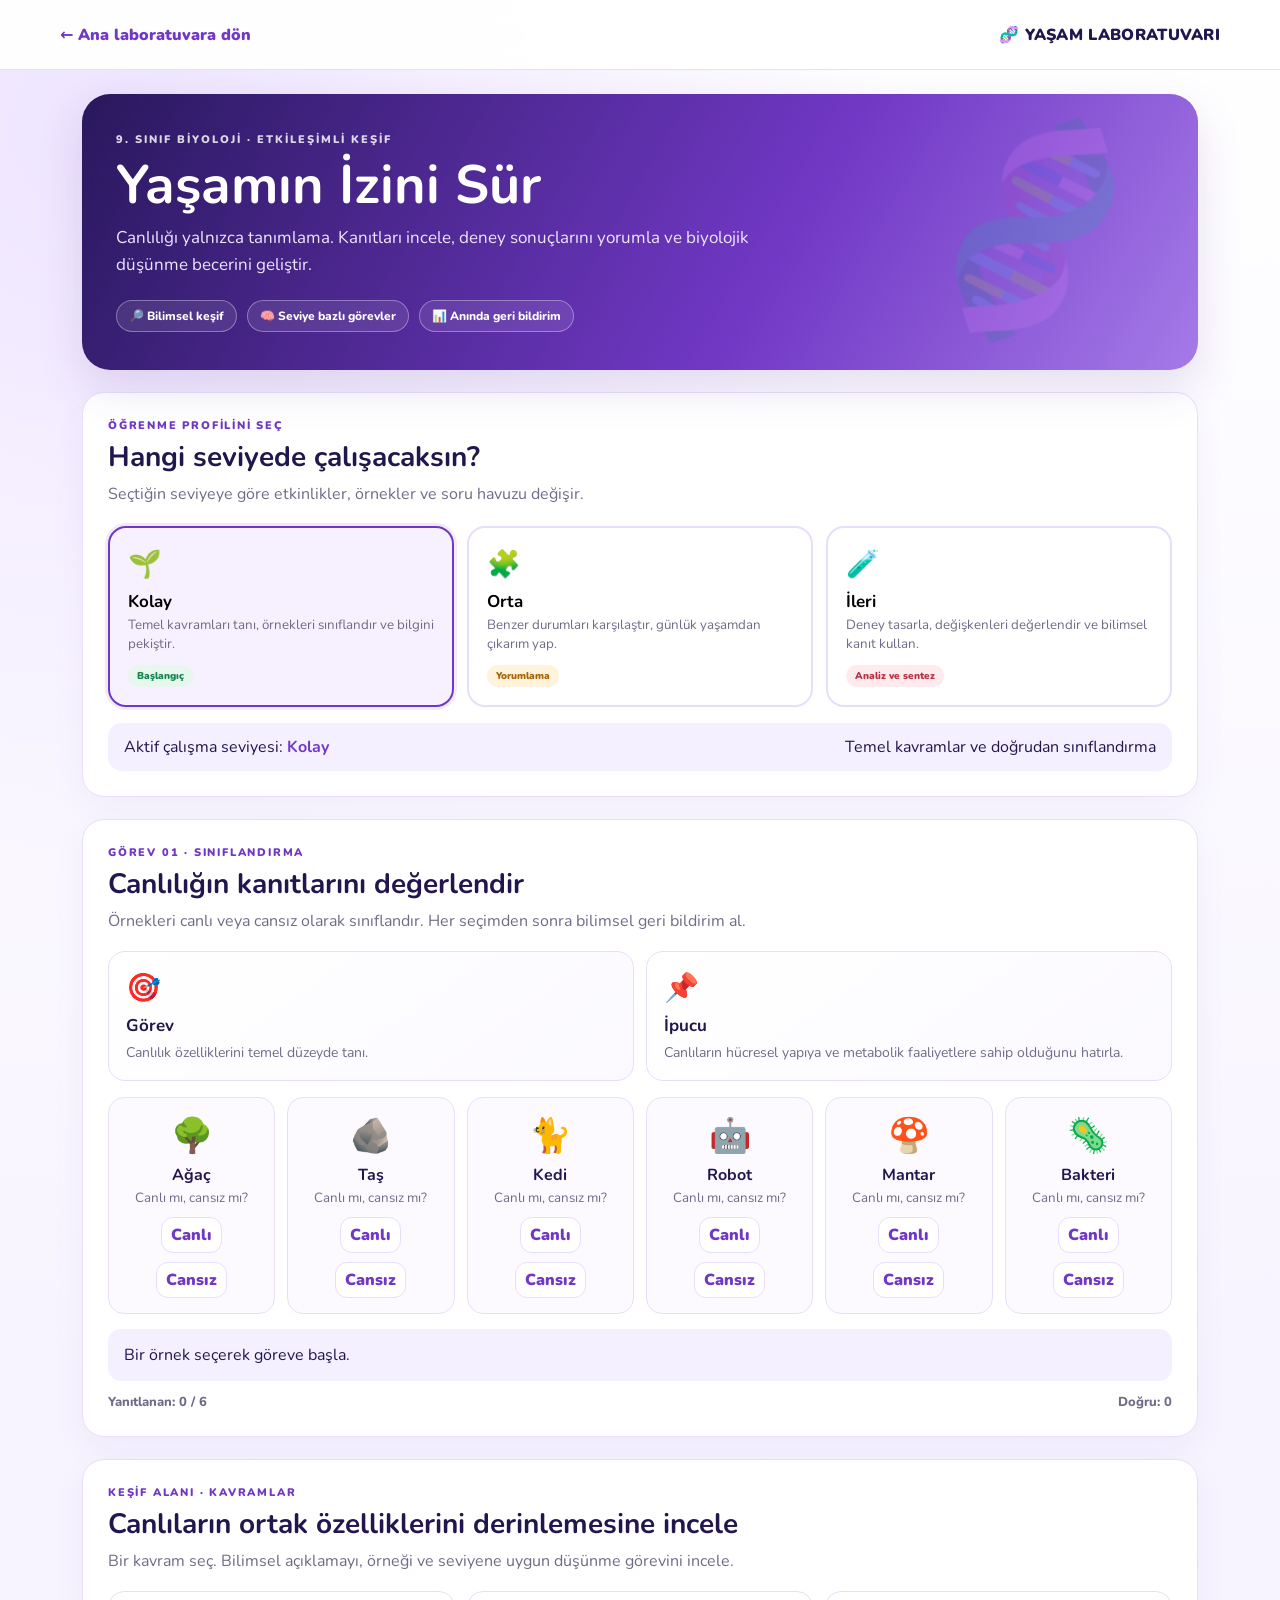
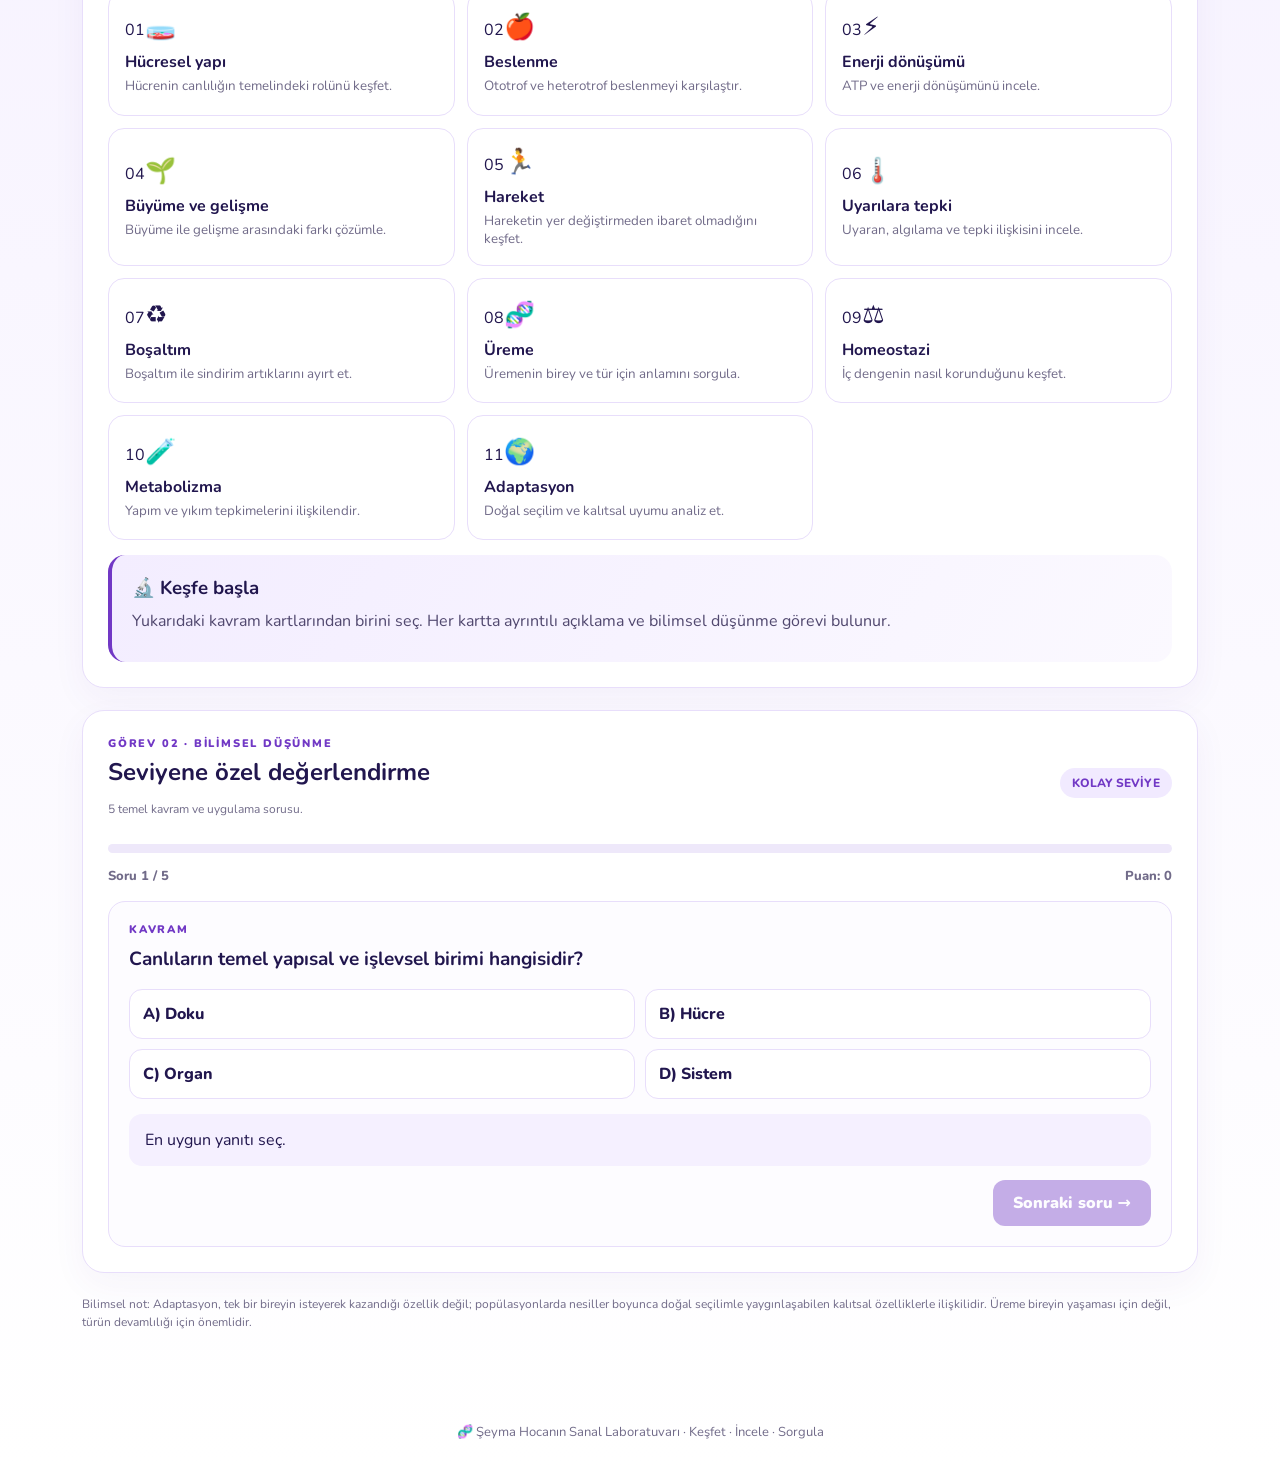
<file: yasam.html>
<!DOCTYPE html>
<html lang="tr">
<head>
<meta charset="UTF-8">
<meta name="viewport" content="width=device-width, initial-scale=1.0">
<title>Yaşam Laboratuvarı | Şeyma Hocanın Sanal Laboratuvarı</title>
<link rel="preconnect" href="https://fonts.googleapis.com">
<link rel="preconnect" href="https://fonts.gstatic.com" crossorigin>
<link href="https://fonts.googleapis.com/css2?family=Nunito:wght@400;600;700;800;900&display=swap" rel="stylesheet">
<style>
:root{--ink:#21164e;--muted:#716b89;--purple:#7138c5;--line:#e8defb;--paper:#fff;--lav:#f5f0ff;--green:#168451;--amber:#a96508;--red:#b83245}
*{box-sizing:border-box}
html{scroll-behavior:smooth}
body{margin:0;font-family:Nunito,system-ui,sans-serif;color:var(--ink);background:radial-gradient(circle at 8% 4%,#eee4ff 0,transparent 25%),linear-gradient(180deg,#fff 0,#f7f3ff 48%,#fff 100%)}
button{font:inherit}
header{height:auto;min-height:70px;padding:14px max(calc((100vw - 1160px)/2),22px);display:flex;align-items:center;justify-content:space-between;gap:16px;background:#ffffffed;border-bottom:1px solid var(--line);position:sticky;top:0;z-index:5;backdrop-filter:blur(12px)}
header a{color:var(--purple);text-decoration:none;font-weight:900}
.brand{font-weight:900;letter-spacing:.3px}
main{max-width:1160px;margin:0 auto;padding:24px 22px 55px}
.hero{position:relative;overflow:hidden;border-radius:28px;padding:38px 34px;background:linear-gradient(120deg,#29185d,#7138c5 62%,#a57ae8);color:white;box-shadow:0 18px 45px #50318b25}
.hero:after{content:"🧬";position:absolute;right:5%;top:8%;font-size:clamp(80px,15vw,170px);opacity:.16;transform:rotate(-18deg)}
.eyebrow{font-size:11px;font-weight:900;letter-spacing:2px;opacity:.82}
.hero h1{font-size:clamp(32px,5vw,54px);line-height:1.05;margin:10px 0}
.hero p{max-width:650px;font-size:17px;line-height:1.6;color:#eee5ff;margin:0}
.hero-meta{display:flex;gap:10px;flex-wrap:wrap;margin-top:22px}
.pill{border:1px solid #ffffff55;background:#ffffff18;padding:7px 12px;border-radius:30px;font-size:12px;font-weight:800}
.panel{background:white;border:1px solid var(--line);border-radius:22px;padding:25px;margin:22px 0;box-shadow:0 12px 35px #50318b0c}
.section-head{display:flex;align-items:flex-start;justify-content:space-between;gap:12px;margin-bottom:18px}
.section-head h2{margin:5px 0 6px;font-size:clamp(21px,3vw,28px)}
.section-head p{margin:0;color:var(--muted);line-height:1.5}
.kicker{font-size:11px;color:var(--purple);font-weight:900;letter-spacing:1.8px}
.level-grid{display:grid;grid-template-columns:repeat(3,1fr);gap:13px;margin-top:20px}
.level{
  position:relative;
  z-index:2;
  pointer-events:auto;
  border:2px solid var(--line);
  background:#fff;
  border-radius:18px;
  padding:18px;
  text-align:left;
  cursor:pointer;
  transition:.18s;
}
.level:hover{transform:translateY(-2px);border-color:#b99ae8}
.level.active{border-color:var(--purple);background:#f6f0ff;box-shadow:0 0 0 3px #7138c51a}
.level .symbol{font-size:27px}
.level strong{display:block;font-size:17px;margin:7px 0 3px}
.level small{display:block;color:var(--muted);line-height:1.45}
.level .tag{display:inline-block;margin-top:10px;padding:4px 9px;border-radius:20px;font-size:10px;font-weight:900;background:#eee5ff;color:var(--purple)}
.level[data-level="easy"] .tag{background:#e7f7ee;color:var(--green)}
.level[data-level="medium"] .tag{background:#fff3dc;color:var(--amber)}
.level[data-level="hard"] .tag{background:#ffebee;color:var(--red)}
.current-level{display:flex;align-items:center;justify-content:space-between;gap:12px;padding:13px 16px;background:var(--lav);border-radius:14px;margin-top:16px}
.current-level strong{color:var(--purple)}
.task-grid{display:grid;grid-template-columns:repeat(2,minmax(0,1fr));gap:12px}
.task-card{border:1px solid var(--line);border-radius:17px;padding:17px;background:linear-gradient(145deg,#fff,#fbf9ff)}
.task-card .emoji{font-size:28px}
.task-card h3{margin:7px 0 5px;font-size:17px}
.task-card p{margin:0;color:var(--muted);font-size:14px;line-height:1.5}
.sample-grid{display:grid;grid-template-columns:repeat(auto-fit,minmax(145px,1fr));gap:12px;margin-top:16px}
.sample{border:1.5px solid var(--line);background:#fcfaff;border-radius:16px;padding:15px;cursor:pointer;text-align:center;color:var(--ink);transition:.15s}
.sample:hover{border-color:var(--purple);transform:translateY(-2px)}
.sample:disabled{cursor:default;opacity:.88;transform:none}
.sample .emoji{display:block;font-size:34px;margin-bottom:5px}
.sample strong{display:block}
.sample small{color:var(--muted)}
.sample.correct{border-color:#3ba875;background:#edfaf2}
.sample.wrong{border-color:#d85a68;background:#fff0f1}
.feedback{padding:14px 16px;background:var(--lav);border-radius:13px;margin-top:15px;line-height:1.5;min-height:48px}
.feedback.good{background:#eaf8f0;color:#17643e}
.feedback.bad{background:#fff0f1;color:#9f2637}
.scoreline{display:flex;justify-content:space-between;gap:12px;flex-wrap:wrap;margin-top:12px;color:var(--muted);font-size:13px;font-weight:800}
.trait-grid{display:grid;grid-template-columns:repeat(3,minmax(0,1fr));gap:12px}
.trait{border:1px solid var(--line);background:#fff;border-radius:16px;padding:16px;text-align:left;cursor:pointer;min-height:125px;transition:.15s;color:var(--ink)}
.trait:hover,.trait.active{border-color:var(--purple);background:#f8f4ff}
.trait .emoji{font-size:25px}
.trait strong{display:block;margin:7px 0 4px}
.trait small{display:block;color:var(--muted);line-height:1.4}
.detail{margin-top:15px;border-radius:17px;background:linear-gradient(120deg,#f3edff,#fbf9ff);padding:20px;border-left:4px solid var(--purple)}
.detail h3{margin:0 0 8px}
.detail p{margin:7px 0;line-height:1.6;color:#51486f}
.detail .challenge{padding:11px 13px;background:white;border-radius:12px;margin-top:12px;font-weight:800}
.quiz-top{display:flex;justify-content:space-between;align-items:center;gap:12px;flex-wrap:wrap}
.progress{height:9px;background:#eee8fa;border-radius:20px;overflow:hidden;margin:14px 0}
.progress div{height:100%;width:0;background:linear-gradient(90deg,#7138c5,#b38be9);transition:.25s}
.question-box{padding:20px;border:1px solid var(--line);border-radius:17px;background:#fdfcff;margin-top:16px}
.question-box h3{font-size:19px;line-height:1.5;margin:8px 0 16px}
.answers{display:grid;grid-template-columns:1fr 1fr;gap:10px}
.answer{border:1.5px solid var(--line);border-radius:13px;background:white;padding:13px;text-align:left;cursor:pointer;color:var(--ink);font-weight:800}
.answer:hover:not(:disabled){border-color:var(--purple);background:#f8f4ff}
.answer:disabled{cursor:default}
.answer.correct{border-color:#2d9b65;background:#eaf8f0}
.answer.wrong{border-color:#d85a68;background:#fff0f1}
.primary{border:0;border-radius:12px;background:var(--purple);color:white;padding:12px 20px;font-weight:900;cursor:pointer}
.primary:disabled{opacity:.4;cursor:not-allowed}
.secondary{border:1px solid var(--line);border-radius:12px;background:white;color:var(--purple);padding:11px 16px;font-weight:900;cursor:pointer}
.result{display:none;text-align:center;padding:24px;background:#f7f2ff;border-radius:18px;margin-top:16px}
.result strong{display:block;font-size:36px;color:var(--purple)}
.note{font-size:12px;color:var(--muted);line-height:1.5}
footer{text-align:center;padding:25px;color:var(--muted);font-size:13px}
@media(max-width:760px){.level-grid{grid-template-columns:1fr}.trait-grid{grid-template-columns:repeat(2,minmax(0,1fr))}.task-grid{grid-template-columns:1fr}}
@media(max-width:480px){header{padding:12px 15px}.brand{font-size:12px}main{padding:15px 13px 35px}.hero{padding:28px 22px}.panel{padding:18px}.trait-grid{grid-template-columns:1fr 1fr}.answers{grid-template-columns:1fr}.current-level{align-items:flex-start;flex-direction:column}}

.station{margin-top:16px;border:1px solid #e3d7f6;border-radius:17px;background:#fff;overflow:hidden}
.station-head{padding:15px 18px;background:#2d1d62;color:#fff}
.station-head .kicker{color:#e3d6ff}
.station-head h4{margin:5px 0 0;font-size:18px}
.station-body{padding:18px}
.sim-layout{display:grid;grid-template-columns:1fr 1fr;gap:15px;align-items:center}
.sim-gauge{border-radius:16px;padding:18px;text-align:center;background:linear-gradient(145deg,#f2edff,#fff)}
.sim-temp{font-size:38px;font-weight:900;color:#7138c5}
.sim-range{width:100%;accent-color:#7138c5;margin:15px 0}
.sim-readout{padding:14px;border-radius:13px;background:#f7f3ff;line-height:1.55}
.sort-bank,.sort-zones{display:grid;grid-template-columns:1fr 1fr;gap:12px}
.sort-chip{padding:13px;border:1.5px solid #d9c9f1;border-radius:12px;background:#faf7ff;font-weight:800;text-align:center;cursor:grab;user-select:none}
.sort-chip.placed{cursor:default;background:#eaf8f0;border-color:#2d9b65}
.sort-zone{min-height:105px;padding:12px;border:2px dashed #cbb8e9;border-radius:14px;background:#fbf9ff;text-align:center;cursor:pointer}
.sort-zone strong{display:block;color:#7138c5;margin-bottom:8px}
.sort-zone.over{background:#f0e8ff;border-color:#7138c5}
.station-feedback{margin-top:12px;padding:12px 14px;background:#f4f0fb;border-radius:12px;line-height:1.5;font-size:14px}
@media(max-width:620px){.sim-layout,.sort-bank,.sort-zones{grid-template-columns:1fr}}


/* HOMEOSTAZİ: GELİŞMİŞ LABORATUVAR TASARIMI */
.station {
  border: 1px solid #ded2f5;
  border-radius: 22px;
  box-shadow: 0 12px 35px #39206b12;
  overflow: hidden;
  background: white;
}

.station-head {
  padding: 22px 25px;
  background: linear-gradient(115deg,#211448,#6333ad,#8655d4);
}

.station-head h4 {
  font-size: 21px;
  letter-spacing: -.4px;
}

.station-body {
  padding: 24px;
}

.sim-layout {
  gap: 20px;
}

.sim-gauge {
  position: relative;
  border-radius: 22px;
  min-height: 210px;
  padding: 25px;
  background: linear-gradient(145deg,#f1ebff,#fff);
  border: 1px solid #e6dcfa;
  transition: background .3s,border-color .3s;
}

.sim-temp {
  display: inline-flex;
  align-items: center;
  justify-content: center;
  width: 125px;
  height: 125px;
  margin: 14px auto;
  border-radius: 50%;
  background: white;
  border: 9px solid #8b5bd3;
  box-shadow: 0 8px 25px #6036a322;
  font-size: 34px;
  color: #7138c5;
  transition: .3s;
}

.sim-gauge.cold {
  background: linear-gradient(145deg,#e4f2ff,#f8fcff);
  border-color: #8fc9f5;
}

.sim-gauge.cold .sim-temp {
  border-color: #3696db;
  color: #2878c8;
}

.sim-gauge.normal {
  background: linear-gradient(145deg,#e6f8ee,#fbfffc);
  border-color: #a3dfbb;
}

.sim-gauge.normal .sim-temp {
  border-color: #39a76c;
  color: #168653;
}

.sim-gauge.hot {
  background: linear-gradient(145deg,#fff0e5,#fffaf6);
  border-color: #ffc49c;
}

.sim-gauge.hot .sim-temp {
  border-color: #ef873e;
  color: #d66b24;
}

.sim-range {
  width: 100%;
  height: 9px;
  cursor: pointer;
}

.sim-readout {
  min-height: 205px;
  padding: 22px;
  border: 1px solid #e8def8;
  border-radius: 20px;
  background: #faf8ff;
  transition: background .3s;
}

.sim-readout strong {
  font-size: 17px;
  color: #54308e;
}

.sim-readout p {
  line-height: 1.7;
}

#thermoActions {
  padding: 12px;
  margin-top: 12px;
  border-radius: 13px;
  background: white;
  line-height: 2;
  font-weight: 700;
}

.sort-chip {
  padding: 19px;
  border-radius: 16px;
  border: 2px solid #e5d9f7;
  background: linear-gradient(145deg,#fff,#f6f0ff);
  box-shadow: 0 5px 14px #38205b0d;
  transition: .2s;
}

.sort-chip:hover {
  transform: translateY(-3px);
  border-color: #8655d4;
}

.sort-zone {
  min-height: 125px;
  border-radius: 18px;
  border-width: 2px;
  background: linear-gradient(145deg,#faf7ff,#fff);
  transition: .2s;
}

.station-feedback {
  padding: 16px;
  border-radius: 15px;
  font-weight: 700;
}

@media(max-width:620px) {
  .station-body { padding: 15px; }
  .sim-temp { width: 110px; height: 110px; }
}

/* MİNİ LABORATUVAR SORU TASARIMI */
.mini-lab {
  margin-top: 22px;
  padding: 22px;
  border: 1px solid #e4d9f7;
  border-radius: 20px;
  background: linear-gradient(145deg,#faf7ff,#fff);
}

.mini-lab .kicker {
  color: #7542bd;
  font-weight: 900;
  letter-spacing: 1.2px;
}

.mini-lab h4 {
  font-size: 19px;
  color: #35205f;
  margin: 13px 0;
}

.task-prompt {
  font-size: 16px;
  font-weight: 800;
  line-height: 1.7;
  color: #30234c;
  margin: 18px 0;
}

.mini-options {
  display: grid;
  grid-template-columns: 1fr 1fr;
  gap: 13px;
  margin-top: 16px;
}

.mini-option {
  min-height: 85px;
  padding: 17px;
  border: 2px solid #e4d9f7;
  border-radius: 15px;
  background: white;
  color: #38245f;
  font-family: inherit;
  font-size: 14px;
  font-weight: 800;
  line-height: 1.6;
  text-align: left;
  cursor: pointer;
  transition: .2s ease;
}

.mini-option:hover:not(:disabled) {
  border-color: #8050c7;
  background: #f5efff;
  transform: translateY(-3px);
  box-shadow: 0 7px 18px #58349b18;
}

.mini-option:disabled {
  cursor: default;
  opacity: 1;
}

.mini-option.correct {
  border-color: #299b64;
  background: #eaf8f0;
  color: #17643e;
}

.mini-option.wrong {
  border-color: #d85a68;
  background: #fff0f1;
  color: #9f2637;
}

.mini-feedback {
  margin-top: 15px;
  padding: 15px;
  border-radius: 14px;
  background: #f1edfa;
  line-height: 1.7;
  font-size: 14px;
}

.mini-feedback.good {
  background: #eaf8f0;
  color: #17643e;
}

.mini-feedback.bad {
  background: #fff0f1;
  color: #9f2637;
}

@media(max-width:620px) {
  .mini-options {
    grid-template-columns: 1fr;
  }
}

/* CEVAP KARTLARINDA A-B ROZETLERİ */
.mini-option {
  display: flex;
  align-items: center;
  gap: 14px;
  min-height: 92px;
  padding: 17px;
  text-align: left;
}

.option-letter {
  flex: 0 0 38px;
  width: 38px;
  height: 38px;
  display: inline-flex;
  align-items: center;
  justify-content: center;
  border-radius: 12px;
  background: #eee5fc;
  color: #7138c5;
  font-size: 17px;
  font-weight: 900;
}

.option-text {
  flex: 1;
  line-height: 1.65;
}

.mini-option.correct .option-letter {
  background: #299b64;
  color: white;
}

.mini-option.wrong .option-letter {
  background: #d85a68;
  color: white;
}

/* MITOZ LABORATUVARI - YENİ TASARIM */
.mitosis-lab {
  margin-top: 22px;
  border: 1px solid #d9c8f3;
  border-radius: 26px;
  box-shadow: 0 18px 45px rgba(54, 29, 98, .12);
  background: #fff;
}

.mitosis-lab .station-head {
  padding: 28px 30px;
  background: linear-gradient(120deg, #211448, #58309b 58%, #9362d4);
}

.mitosis-lab .station-head .kicker {
  color: #e8d9ff;
  letter-spacing: 2px;
}

.mitosis-lab .station-head h4 {
  font-size: 25px;
  margin-top: 9px;
}

.mitosis-lab .station-head p {
  color: #eee5ff;
  line-height: 1.7;
  margin-bottom: 0;
}

.mitosis-lab .station-body {
  padding: 26px;
}

.mitosis-lab #mitosisDrawing {
  min-height: 190px;
  display: flex;
  flex-direction: column;
  justify-content: center;
  align-items: center;
  gap: 12px;
  border: 1px solid #e6dafa;
  box-shadow: inset 0 0 35px #eee5ff;
}

.mitosis-lab #mitosisPhase {
  font-size: 23px;
  margin: 12px 0;
}

.mitosis-lab #mitosisDescription {
  max-width: 720px;
  margin: 10px auto;
  line-height: 1.8;
  font-size: 15px;
  color: #fff3a6; 
}

.mitosis-lab .sim-readout {
  min-height: 125px;
  padding: 20px;
  border: 1px solid #e7dcf7;
  border-radius: 18px;
  background: linear-gradient(145deg, #f8f4ff, #fff);
}

.mitosis-lab .sim-readout small {
  color: #7955ad;
  font-weight: 900;
  letter-spacing: 1px;
}

.mitosis-lab .sim-readout h3 {
  color: #442477;
  margin: 10px 0 0;
  font-size: 22px;
}

.mitosis-lab #mitosisChoices {
  margin-top: 15px;
}

.mitosis-lab .sort-chip {
  min-height: 65px;
  font-family: inherit;
  color: #30204f;
  line-height: 1.5;
}

.mitosis-lab #mitosisSequence {
  min-height: 90px;
  padding: 18px 18px 18px 42px;
  border: 1px solid #e5d9f7;
  border-radius: 17px;
  background: #faf8ff;
  line-height: 2;
}

.mitosis-lab #mitosisFeedback {
  padding: 17px;
  border: 1px solid #e5d9f7;
  border-radius: 16px;
  background: #f7f2ff;
  line-height: 1.7;
}

.mitosis-lab button {
  transition: .2s ease;
}

.mitosis-lab button:hover:not(:disabled) {
  transform: translateY(-2px);
}

.mitosis-lab button:focus-visible {
  outline: 3px solid #a77be4;
  outline-offset: 3px;
}

@media(max-width:620px) {
  .mitosis-lab .station-head {
    padding: 22px 18px;
  }

  .mitosis-lab .station-body {
    padding: 16px;
  }

  .mitosis-lab #mitosisVisual { 
    min-height: 150px;
  }
}

/* MITOZ LABORATUVARI - YENİ TASARIM */
.mitosis-lab {
  --mitosis-purple: #7040bd;
  --mitosis-dark: #211448;
  background: #fff;
  border: 1px solid #e1d5f5;
  border-radius: 24px;
  box-shadow: 0 16px 40px rgba(50, 25, 90, .10);
}

.mitosis-lab .station-head {
  padding: 28px;
  background: linear-gradient(120deg, #211448, #58309b 65%, #9163d5);
}

.mitosis-lab .station-head h4 {
  font-size: 25px;
  margin-top: 9px;
  letter-spacing: -.5px;
}

.mitosis-lab .station-body {
  padding: 28px;
}

.mitosis-lab #mitosisDrawing,
.mitosis-lab #mitosisVisual {
  min-height: 220px;
  display: flex;
  align-items: center;
  justify-content: center;
  font-size: clamp(48px, 8vw, 76px);
  background:
    radial-gradient(circle at center, #fff 0%, #f5efff 75%);
  border: 1px solid #e5d9f8;
  border-radius: 22px;
  margin: 20px 0;
}

.mitosis-lab #mitosisPhase {
  color: #57319a;
  font-size: 27px;
  font-weight: 900;
}

.mitosis-lab #mitosisDescription {
  max-width: 760px;
  margin: 14px auto;
  line-height: 1.8;
  font-size: 16px;
}

.mitosis-lab #mitosisDNA {
  display: inline-block;
  padding: 10px 18px;
  border-radius: 30px;
  background: #eee6fc;
  color: #59339b;
  font-weight: 900;
}

.mitosis-lab #mitosisDetail {
  padding: 15px;
  border-left: 4px solid #8050c7;
  border-radius: 12px;
  background: #faf7ff;
  line-height: 1.7;
  margin-top: 16px;
}

.mitosis-lab #mitosisCounter {
  color: #7040bd;
  font-size: 17px;
}

.mitosis-lab #mitosisPrev,
.mitosis-lab #mitosisNext {
  min-width: 125px;
  padding: 13px 18px;
  border-radius: 13px;
  font-weight: 900;
}

.mitosis-lab #mitosisChoices {
  margin-top: 18px;
  gap: 14px;
}

.mitosis-lab #mitosisChoices .sort-chip {
  min-height: 70px;
  border-radius: 16px;
  border: 1.5px solid #dfd1f5;
  background: linear-gradient(145deg, #fff, #f5efff);
  color: #332052;
  font-size: 15px;
  font-weight: 900;
  cursor: pointer;
}

.mitosis-lab #mitosisChoices .sort-chip:hover:not(:disabled) {
  border-color: #7040bd;
  background: #eee5fc;
  transform: translateY(-3px);
}

.mitosis-lab #mitosisChoices .sort-chip:disabled {
  opacity: .45;
  cursor: default;
}

.mitosis-lab #mitosisSequence {
  min-height: 90px;
  padding: 15px 15px 15px 38px;
  line-height: 2;
}

.mitosis-lab #mitosisFeedback {
  padding: 17px;
  border-radius: 15px;
  background: #f4effb;
  font-weight: 800;
  line-height: 1.7;
}

.mitosis-lab #mitosisCheck,
.mitosis-lab #mitosisReset {
  min-height: 48px;
  font-size: 14px;
}

.mitosis-lab #mitosisScore {
  color: #59339b;
  font-size: 19px;
}

@media(max-width:620px) {
  .mitosis-lab .station-body {
    padding: 16px;
  }

  .mitosis-lab .station-head {
    padding: 22px 18px;
  }

  .mitosis-lab #mitosisChoices {
    grid-template-columns: 1fr;
  }
}
  /* BESİN DEDEKTİFİ - LABORATUVAR TASARIMI */
.station:has(#nutritionSamples) {
  overflow: hidden;
  border: 1px solid #b9d9e8;
  border-radius: 20px;
  background: linear-gradient(145deg, #f3fbff, #e8f1ff);
  box-shadow: 0 12px 30px rgba(31, 83, 120, .12);
}

.station:has(#nutritionSamples) .station-head {
  background: linear-gradient(120deg, #123b59, #247c91);
  color: white;
  padding: 24px;
}

.station:has(#nutritionSamples) .station-head h4 {
  color: white;
  font-size: 25px;
}

.station:has(#nutritionSamples) .station-body {
  padding: 22px;
}

.station:has(#nutritionSamples) #nutritionSamples,
.station:has(#nutritionSamples) #nutritionReagents {
  display: flex;
  flex-wrap: wrap;
  gap: 12px;
}

.station:has(#nutritionSamples) .sort-chip {
  border: 1px solid #b6d3e2;
  border-radius: 14px;
  padding: 13px 17px;
  background: white;
  color: #17445c;
  font-weight: 700;
  cursor: pointer;
  transition: .2s;
}

.station:has(#nutritionSamples) .sort-chip:hover {
  transform: translateY(-3px);
  box-shadow: 0 7px 16px #17445c22;
}

.station:has(#nutritionSamples) .sim-readout {
  background: #102f46;
  color: #e8f8ff;
  border: 2px solid #6eb4c8;
  border-radius: 18px;
  padding: 20px;
  min-height: 125px;
}

.station:has(#nutritionSamples) .sim-readout p {
  color: #d5eaf2;
}

.station:has(#nutritionSamples) #nutritionColor {
  font-size: 42px !important;
}
/* BESİN DEDEKTİFİ - GERÇEKÇİ DENEY TÜPÜ */
.nutrition-tube-area {
  display: flex;
  flex-direction: column;
  align-items: center;
  justify-content: center;
  gap: 10px;
  min-height: 190px;
  margin-top: 12px;
}

.nutrition-tube {
  position: relative;
  width: 66px;
  height: 125px;
  border: 4px solid #c9e8f5;
  border-top: 0;
  border-radius: 8px 8px 28px 28px;
  background: linear-gradient(90deg, #ffffff88, #d9f5ff55, #ffffff66);
  box-shadow: inset 5px 0 8px #ffffff99, 0 8px 18px #0003;
  overflow: hidden;
}

.nutrition-tube::before {
  content: "";
  position: absolute;
  top: 0;
  left: -5px;
  width: 68px;
  height: 9px;
  border: 3px solid #c9e8f5;
  border-radius: 5px;
  background: #eafaff;
  z-index: 2;
}

.nutrition-liquid {
  position: absolute;
  bottom: 0;
  left: 0;
  width: 100%;
  height: 8%;
  border-radius: 0 0 24px 24px;
  background: #dceef5;
  transition: height .8s ease, background .8s ease;
  box-shadow: inset 0 5px 8px #ffffff66;
}

.nutrition-liquid.positive-starch {
  height: 65%;
  background: linear-gradient(90deg, #172b78, #07102e, #243c9b);
}

.nutrition-liquid.positive-protein {
  height: 65%;
  background: linear-gradient(90deg, #9b59d0, #6e25a8, #bd82e8);
}

.nutrition-liquid.positive-fat {
  height: 65%;
  background: linear-gradient(90deg, #ff9b35, #e43c20, #ffb04d);
}

.nutrition-liquid.negative {
  height: 35%;
  background: linear-gradient(90deg, #dceef5, #f8ffff, #c5e2ed);
}

.nutrition-tube-label {
  color: #b9e8f5;
  font-size: 11px;
  font-weight: 800;
  letter-spacing: 2px;
}

/* BESİN DEDEKTİFİ - KABARCIK ANİMASYONU */
@keyframes nutritionMix {
  0% { transform: translateY(0); }
  25% { transform: translateY(-5px); }
  50% { transform: translateY(2px); }
  75% { transform: translateY(-3px); }
  100% { transform: translateY(0); }
}

@keyframes nutritionBubbles {
  0% {
    opacity: 0;
    transform: translateY(15px) scale(.5);
  }
  30% { opacity: 1; }
  100% {
    opacity: 0;
    transform: translateY(-55px) scale(1.2);
  }
}

.nutrition-tube-area.mixing .nutrition-tube {
  animation: nutritionMix .55s ease-in-out 2;
}

.nutrition-tube-area.mixing .nutrition-liquid::after {
  content: "";
  position: absolute;
  inset: 0;
  background:
    radial-gradient(circle, #ffffff 3px, transparent 4px) 10px 20px / 25px 35px,
    radial-gradient(circle, #ffffffaa 2px, transparent 3px) 25px 10px / 30px 40px;
  animation: nutritionBubbles 1s ease-out infinite;
}

/* AYIRAÇ ŞİŞELERİ */
.station:has(#nutritionSamples) .reagent-bottle {
  position: relative;
  width: 105px;
  height: 125px;
  padding: 42px 8px 12px;
  display: flex;
  align-items: center;
  justify-content: center;
  flex-direction: column;
  border: 2px solid #b8dce9;
  border-radius: 13px 13px 22px 22px;
  background: linear-gradient(
    90deg,
    #d8f3ff,
    #ffffff 35%,
    #c8eafa
  );
  color: #17445c;
  box-shadow:
    inset 5px 0 8px #ffffff,
    inset -5px 0 8px #8fc8df55,
    0 8px 14px #17445c22;
  font-size: 13px;
}

.station:has(#nutritionSamples) .reagent-bottle::before {
  content: "";
  position: absolute;
  top: -12px;
  left: 30px;
  width: 41px;
  height: 19px;
  border: 2px solid #9fc6d8;
  border-radius: 5px 5px 2px 2px;
  background: linear-gradient(#f5fdff, #9fc9dc);
  box-shadow: 0 3px 5px #17445c33;
}

.station:has(#nutritionSamples) .reagent-bottle::after {
  content: "";
  position: absolute;
  top: 23px;
  left: 9px;
  right: 9px;
  height: 9px;
  border-radius: 5px;
  background: #ffffff99;
  border: 1px solid #ffffff;
}

.station:has(#nutritionSamples) .reagent-bottle:hover {
  transform: translateY(-6px) rotate(-2deg);
  box-shadow: 0 12px 20px #17445c33;
}

.station:has(#nutritionSamples) .reagent-bottle[style*="outline"] {
  border-color: #8655d4;
  box-shadow: 0 0 0 3px #8655d455;
}

/* Besin Dedektifi durum mesajı */
.station:has(#nutritionSamples) #nutritionDropStatus {
  font-size: 14px !important;
  line-height: 1.5;
  text-align: center;
  font-weight: 700;
  max-width: 100%;
  padding: 8px;
  color: #d5eaf2;
}

/* AYIRAÇLARIN ŞİŞE İÇİ SIVILARI */
.station:has(#nutritionSamples) .reagent-bottle[data-reagent="starch"] {
  background:
    linear-gradient(to top, #76502e 0%, #a77a4c 30%, transparent 31%),
    linear-gradient(90deg, #d8f3ff, #ffffff 35%, #c8eafa);
}

.station:has(#nutritionSamples) .reagent-bottle[data-reagent="protein"] {
  background:
    linear-gradient(to top, #3976c8 0%, #72a9ed 30%, transparent 31%),
    linear-gradient(90deg, #d8f3ff, #ffffff 35%, #c8eafa);
}

.station:has(#nutritionSamples) .reagent-bottle[data-reagent="fat"] {
  background:
    linear-gradient(to top, #d93643 0%, #ff7777 30%, transparent 31%),
    linear-gradient(90deg, #d8f3ff, #ffffff 35%, #c8eafa);
}

/* BESİN DEDEKTİFİ - AYIRAÇ DAMLAMA ANİMASYONU */
@keyframes nutritionDropFall {
  0% {
    opacity: 0;
    transform: translateY(-25px) scale(.6) rotate(-45deg);
  }
  20% {
    opacity: 1;
  }
  80% {
    opacity: 1;
    transform: translateY(45px) scale(1) rotate(-45deg);
  }
  100% {
    opacity: 0;
    transform: translateY(65px) scale(.7) rotate(-45deg);
  }
}

.station:has(#nutritionSamples) #nutritionColor {
  position: relative;
}

.station:has(#nutritionSamples) #nutritionColor.mixing::before {
  content: "";
  position: absolute;
  z-index: 5;
  top: 35px;
  left: calc(50% + 12px);
  width: 13px;
  height: 17px;
  border-radius: 50% 50% 50% 0;
  background: linear-gradient(135deg, #fff4a8, #ff9d35);
  box-shadow: 0 0 12px #ffb347;
  animation: nutritionDropFall .8s ease-in forwards;
  pointer-events: none;
}

/* BESİN ÖRNEĞİNİN TÜPE DÜŞMESİ */
@keyframes nutritionSampleFall {
  0% {
    opacity: 0;
    transform: translateY(-35px) scale(.5);
  }
  25% {
    opacity: 1;
    transform: translateY(-10px) scale(1.2);
  }
  75% {
    opacity: 1;
    transform: translateY(45px) scale(1);
  }
  100% {
    opacity: 0;
    transform: translateY(65px) scale(.7);
  }
}

.nutrition-sample-drop {
  position: absolute;
  z-index: 6;
  top: 48px;
  left: calc(50% - 15px);
  font-size: 28px;
  pointer-events: none;
  animation: nutritionSampleFall .8s ease-in forwards;
}

/* =====================================================
   BÖBREK DEDEKTİFİ | NEFRON LABORATUVARI
   Profesyonel arayüz tasarımı
===================================================== */

.excretion-lab {
  --ex-dark: #102b43;
  --ex-blue: #176b87;
  --ex-cyan: #32b8c5;
  --ex-teal: #168f91;
  --ex-pale: #eaf8fa;
  --ex-line: #cfe7eb;
  --ex-text: #19394c;
  --ex-muted: #64808e;
  margin-top: 22px;
  overflow: hidden;
  border: 1px solid var(--ex-line);
  border-radius: 26px;
  background: #f8fcfd;
  box-shadow: 0 18px 48px rgba(16, 58, 82, .13);
  color: var(--ex-text);
}

.excretion-lab * {
  box-sizing: border-box;
}

.excretion-lab .ex-header {
  position: relative;
  overflow: hidden;
  padding: 30px;
  color: white;
  background:
    radial-gradient(circle at 88% 15%, #48d1d0 0, transparent 24%),
    linear-gradient(120deg, #102b43, #155c78 62%, #168f91);
}

.excretion-lab .ex-header:after {
  content: "♧";
  position: absolute;
  right: 34px;
  top: -35px;
  font-size: 190px;
  line-height: 1;
  color: #ffffff;
  opacity: .09;
  pointer-events: none;
}

.excretion-lab .ex-eyebrow {
  position: relative;
  z-index: 1;
  color: #a9f0ed;
  font-size: 11px;
  font-weight: 900;
  letter-spacing: 2.2px;
}

.excretion-lab .ex-header h3 {
  position: relative;
  z-index: 1;
  margin: 10px 0;
  color: white;
  font-size: clamp(25px, 4vw, 34px);
  line-height: 1.2;
}

.excretion-lab .ex-header p {
  position: relative;
  z-index: 1;
  max-width: 680px;
  margin: 0;
  color: #e1f5f7;
  font-size: 14px;
  line-height: 1.8;
}

.excretion-lab .ex-header-meta {
  position: relative;
  z-index: 1;
  display: flex;
  flex-wrap: wrap;
  gap: 9px;
  margin-top: 20px;
}

.excretion-lab .ex-meta-pill {
  padding: 7px 12px;
  border: 1px solid #ffffff40;
  border-radius: 30px;
  background: #ffffff16;
  color: white;
  font-size: 11px;
  font-weight: 800;
}

.excretion-lab .ex-content {
  padding: 25px;
}

.excretion-lab .ex-dashboard {
  display: grid;
  grid-template-columns: repeat(3, 1fr);
  gap: 12px;
  margin-bottom: 22px;
}

.excretion-lab .ex-stat {
  padding: 15px;
  border: 1px solid var(--ex-line);
  border-radius: 16px;
  background: white;
}

.excretion-lab .ex-stat span {
  display: block;
  color: var(--ex-muted);
  font-size: 11px;
  font-weight: 800;
  letter-spacing: .7px;
}

.excretion-lab .ex-stat strong {
  display: block;
  margin-top: 5px;
  color: var(--ex-blue);
  font-size: 25px;
  font-weight: 900;
}

.excretion-lab .ex-progress {
  height: 9px;
  overflow: hidden;
  margin: 0 0 23px;
  border-radius: 20px;
  background: #dcecef;
}

.excretion-lab .ex-progress-bar {
  width: 0;
  height: 100%;
  border-radius: inherit;
  background: linear-gradient(90deg, #168f91, #42c8c6);
  transition: width .35s ease;
}

.excretion-lab .ex-section-title {
  margin: 0 0 7px;
  color: var(--ex-dark);
  font-size: 19px;
  font-weight: 900;
}

.excretion-lab .ex-section-desc {
  margin: 0 0 17px;
  color: var(--ex-muted);
  font-size: 13px;
  line-height: 1.7;
}

.excretion-lab .ex-stage-nav {
  display: grid;
  grid-template-columns: repeat(4, 1fr);
  gap: 9px;
  margin-bottom: 20px;
}

.excretion-lab .ex-stage {
  min-height: 75px;
  padding: 12px 8px;
  border: 1.5px solid var(--ex-line);
  border-radius: 15px;
  background: white;
  color: var(--ex-muted);
  font: inherit;
  text-align: center;
  cursor: pointer;
  transition: .2s ease;
}

.excretion-lab .ex-stage span {
  display: block;
  margin-bottom: 5px;
  font-size: 21px;
}

.excretion-lab .ex-stage strong {
  display: block;
  font-size: 11px;
  font-weight: 900;
}

.excretion-lab .ex-stage.active {
  border-color: var(--ex-teal);
  background: #e8f8f7;
  color: #116d75;
  box-shadow: 0 0 0 3px #32b8c51c;
}

.excretion-lab .ex-stage.done {
  border-color: #83cbb5;
  background: #effaf5;
  color: #168451;
}

.excretion-lab .ex-workspace {
  padding: 20px;
  border: 1px solid var(--ex-line);
  border-radius: 20px;
  background: white;
}

.excretion-lab .ex-workspace-head {
  display: flex;
  justify-content: space-between;
  align-items: center;
  gap: 12px;
  flex-wrap: wrap;
  margin-bottom: 15px;
}

.excretion-lab .ex-stage-label {
  color: var(--ex-teal);
  font-size: 10px;
  font-weight: 900;
  letter-spacing: 1.5px;
}

.excretion-lab .ex-stage-heading {
  margin: 5px 0 0;
  color: var(--ex-dark);
  font-size: 22px;
  font-weight: 900;
}

.excretion-lab .ex-status {
  padding: 7px 11px;
  border-radius: 30px;
  background: #e8f7f7;
  color: #137c83;
  font-size: 10px;
  font-weight: 900;
}

.excretion-lab .ex-visual {
  overflow: hidden;
  padding: 12px;
  border: 1px solid #d8ebee;
  border-radius: 18px;
  background:
    radial-gradient(circle at 50% 45%, #ffffff 0, #f0f9fa 75%);
}

.excretion-lab .ex-visual svg {
  display: block;
  width: 100%;
  max-height: 310px;
}

.excretion-lab .ex-visual-caption {
  padding: 9px;
  color: var(--ex-muted);
  font-size: 11px;
  line-height: 1.6;
  text-align: center;
}

.excretion-lab .ex-flow {
  display: grid;
  grid-template-columns: repeat(3, 1fr);
  gap: 10px;
  margin: 17px 0;
}

.excretion-lab .ex-flow-card {
  padding: 14px;
  border: 1px solid var(--ex-line);
  border-radius: 15px;
  background: #f7fbfc;
}

.excretion-lab .ex-flow-card span {
  display: block;
  font-size: 23px;
}

.excretion-lab .ex-flow-card strong {
  display: block;
  margin: 7px 0 4px;
  color: var(--ex-blue);
  font-size: 13px;
}

.excretion-lab .ex-flow-card p {
  margin: 0;
  color: var(--ex-muted);
  font-size: 11px;
  line-height: 1.6;
}

.excretion-lab .ex-task {
  margin-top: 20px;
  padding: 19px;
  border: 1px solid #d7e9ed;
  border-radius: 18px;
  background: linear-gradient(145deg, #f1f9fa, #ffffff);
}

.excretion-lab .ex-task h5 {
  margin: 8px 0 14px;
  color: var(--ex-dark);
  font-size: 17px;
  line-height: 1.6;
}

.excretion-lab .ex-choice-grid {
  display: grid;
  grid-template-columns: repeat(2, minmax(0, 1fr));
  gap: 10px;
}

.excretion-lab .ex-choice {
  display: flex;
  align-items: center;
  gap: 11px;
  min-height: 62px;
  padding: 12px;
  border: 1.5px solid #d5e8eb;
  border-radius: 13px;
  background: white;
  color: var(--ex-text);
  font: inherit;
  font-size: 13px;
  font-weight: 800;
  text-align: left;
  cursor: pointer;
  transition: .2s ease;
}

.excretion-lab .ex-choice:hover:not(:disabled) {
  transform: translateY(-2px);
  border-color: var(--ex-cyan);
  background: #f0fbfb;
}

.excretion-lab .ex-choice:disabled {
  cursor: default;
  opacity: 1;
}

.excretion-lab .ex-choice.correct {
  border-color: #36a878;
  background: #eaf8f0;
  color: #17643e;
}

.excretion-lab .ex-choice.wrong {
  border-color: #d85a68;
  background: #fff0f1;
  color: #9f2637;
}

.excretion-lab .ex-feedback {
  min-height: 52px;
  margin-top: 13px;
  padding: 14px;
  border-radius: 13px;
  background: #edf6f8;
  color: #315c6c;
  font-size: 13px;
  line-height: 1.7;
}

.excretion-lab .ex-feedback.good {
  background: #eaf8f0;
  color: #17643e;
}

.excretion-lab .ex-feedback.bad {
  background: #fff0f1;
  color: #9f2637;
}

.excretion-lab .ex-sort-grid {
  display: grid;
  grid-template-columns: 1fr 1fr;
  gap: 13px;
  margin-top: 16px;
}

.excretion-lab .ex-sort-zone {
  min-height: 125px;
  padding: 14px;
  border: 2px dashed #b8d9df;
  border-radius: 16px;
  background: #f7fbfc;
  text-align: center;
  transition: .2s;
}

.excretion-lab .ex-sort-zone.over {
  border-color: var(--ex-teal);
  background: #e9f8f7;
}

.excretion-lab .ex-sort-zone strong {
  display: block;
  margin-bottom: 9px;
  color: var(--ex-blue);
  font-size: 13px;
}

.excretion-lab .ex-chip-bank {
  display: grid;
  grid-template-columns: repeat(3, minmax(0, 1fr));
  gap: 9px;
  margin-top: 14px;
}

.excretion-lab .ex-chip {
  padding: 13px 9px;
  border: 1.5px solid #cfe4e8;
  border-radius: 13px;
  background: white;
  color: var(--ex-text);
  font: inherit;
  font-size: 12px;
  font-weight: 800;
  cursor: grab;
  transition: .18s;
  touch-action: manipulation;
}

.excretion-lab .ex-chip:hover {
  border-color: var(--ex-cyan);
  background: #f0fbfb;
}

.excretion-lab .ex-chip.selected {
  border-color: var(--ex-teal);
  background: #e5f8f6;
  box-shadow: 0 0 0 3px #32b8c51c;
}

.excretion-lab .ex-chip.placed {
  border-color: #83cbb5;
  background: #effaf5;
  color: #168451;
  cursor: default;
}

.excretion-lab .ex-analysis {
  display: grid;
  grid-template-columns: 1fr 1fr;
  gap: 12px;
  margin-top: 17px;
}

.excretion-lab .ex-analysis-card {
  padding: 17px;
  border: 1px solid var(--ex-line);
  border-radius: 15px;
  background: white;
}

.excretion-lab .ex-analysis-card h5 {
  margin: 0 0 8px;
  color: var(--ex-blue);
  font-size: 14px;
}

.excretion-lab .ex-analysis-card p {
  margin: 0;
  color: var(--ex-muted);
  font-size: 12px;
  line-height: 1.7;
}

.excretion-lab .ex-bottom-actions {
  display: flex;
  justify-content: space-between;
  gap: 10px;
  flex-wrap: wrap;
  margin-top: 18px;
}

.excretion-lab .ex-btn {
  min-height: 45px;
  padding: 11px 18px;
  border: 0;
  border-radius: 12px;
  background: linear-gradient(110deg, #176b87, #168f91);
  color: white;
  font: inherit;
  font-size: 13px;
  font-weight: 900;
  cursor: pointer;
  transition: .2s;
}

.excretion-lab .ex-btn:hover:not(:disabled) {
  transform: translateY(-2px);
  box-shadow: 0 7px 18px #176b872b;
}

.excretion-lab .ex-btn:disabled {
  opacity: .45;
  cursor: not-allowed;
}

.excretion-lab .ex-btn.secondary {
  border: 1px solid var(--ex-line);
  background: white;
  color: var(--ex-blue);
}

.excretion-lab .ex-science-note {
  margin-top: 17px;
  padding: 15px 17px;
  border-left: 4px solid var(--ex-cyan);
  border-radius: 10px;
  background: #edf8fa;
  color: #426574;
  font-size: 12px;
  line-height: 1.8;
}

.excretion-lab button:focus-visible {
  outline: 3px solid #5ac7c8;
  outline-offset: 3px;
}

@media(max-width:700px) {
  .excretion-lab .ex-content {
    padding: 15px;
  }

  .excretion-lab .ex-header {
    padding: 23px 19px;
  }

  .excretion-lab .ex-stage-nav {
    grid-template-columns: repeat(2, 1fr);
  }

  .excretion-lab .ex-flow {
    grid-template-columns: 1fr;
  }

  .excretion-lab .ex-chip-bank {
    grid-template-columns: repeat(2, 1fr);
  }
}

@media(max-width:480px) {
  .excretion-lab .ex-dashboard {
    grid-template-columns: 1fr 1fr;
  }

  .excretion-lab .ex-choice-grid,
  .excretion-lab .ex-sort-grid,
  .excretion-lab .ex-analysis {
    grid-template-columns: 1fr;
  }

  .excretion-lab .ex-workspace {
    padding: 13px;
  }

  .excretion-lab .ex-stage-heading {
    font-size: 19px;
  }
}

/* NEFRON LABORATUVARI - ETKİLEŞİMLİ MADDE KARTLARI */
.excretion-lab .ex-practical {
  margin: 22px 0;
  padding: 24px;
  border: 1px solid #cce5eb;
  border-radius: 20px;
  background: linear-gradient(145deg, #f2fbfc, #ffffff);
  box-shadow: 0 12px 30px rgba(17, 77, 99, .08);
}

.excretion-lab .ex-practical-head {
  margin-bottom: 22px;
}

.excretion-lab .ex-practical-head span {
  color: #0796a5;
  font-size: 11px;
  font-weight: 800;
  letter-spacing: 1.5px;
}

.excretion-lab .ex-practical-head h4 {
  margin: 8px 0;
  color: #123c55;
  font-size: 22px;
}

.excretion-lab .ex-practical-head p {
  color: #58758a;
  line-height: 1.6;
}

.excretion-lab .ex-item-bank {
  padding: 18px;
  border-radius: 15px;
  background: #e8f3f7;
}

.excretion-lab .ex-item-bank > strong {
  display: block;
  margin-bottom: 14px;
  color: #28566c;
  font-size: 12px;
  letter-spacing: 1px;
}

.excretion-lab .ex-item-list {
  display: flex;
  flex-wrap: wrap;
  gap: 10px;
}

.excretion-lab .ex-item-card {
  padding: 12px 17px;
  border: 1px solid #b9dce5;
  border-radius: 12px;
  background: white;
  color: #17465c;
  font-weight: 700;
  cursor: grab;
  box-shadow: 0 3px 8px rgba(20, 70, 90, .06);
  transition: .2s ease;
}

.excretion-lab .ex-item-card:hover,
.excretion-lab .ex-item-card.selected {
  border-color: #079eaa;
  background: #dff7f5;
  transform: translateY(-2px);
  box-shadow: 0 5px 14px rgba(7, 158, 170, .15);
}

.excretion-lab .ex-drop-zones {
  display: grid;
  grid-template-columns: repeat(2, minmax(0, 1fr));
  gap: 14px;
  margin-top: 18px;
}

.excretion-lab .ex-drop-zone {
  min-height: 150px;
  padding: 18px;
  border: 2px dashed #9bcbd4;
  border-radius: 16px;
  background: #f8fcfd;
  transition: .2s ease;
}

.excretion-lab .ex-drop-zone:hover {
  border-color: #079eaa;
  background: #eaf9f8;
}

.excretion-lab .ex-drop-zone > strong {
  display: block;
  color: #15566b;
  font-size: 12px;
  margin-bottom: 14px;
}

.excretion-lab .ex-zone-items {
  display: flex;
  flex-wrap: wrap;
  gap: 8px;
}

.excretion-lab .ex-placed-item {
  display: inline-block;
  padding: 8px 12px;
  border-radius: 9px;
  background: #d9f4e8;
  color: #176746;
  font-size: 13px;
  font-weight: 700;
}

.excretion-lab .ex-practical-feedback {
  margin-top: 16px;
  padding: 13px 16px;
  border-radius: 11px;
  background: #e8f4f8;
  color: #28566c;
  font-size: 13px;
  line-height: 1.6;
}

@media (max-width: 600px) {
  .excretion-lab .ex-drop-zones {
    grid-template-columns: 1fr;
  }

  .excretion-lab .ex-practical {
    padding: 15px;
  }

  .excretion-lab .ex-item-card {
    width: 100%;
    text-align: left;
  }
}

</style>
</head>
<body>
<header>
<a href="index.html">← Ana laboratuvara dön</a>
<div class="brand">🧬 YAŞAM LABORATUVARI</div>
</header>
<main>
<section class="hero">
<div class="eyebrow">9. SINIF BİYOLOJİ · ETKİLEŞİMLİ KEŞİF</div>
<h1>Yaşamın İzini Sür</h1>
<p>Canlılığı yalnızca tanımlama. Kanıtları incele, deney sonuçlarını yorumla ve biyolojik düşünme becerini geliştir.</p>
<div class="hero-meta"><span class="pill">🔎 Bilimsel keşif</span><span class="pill">🧠 Seviye bazlı görevler</span><span class="pill">📊 Anında geri bildirim</span></div>
</section>

<section class="panel" id="difficulty">
<div class="section-head"><div><div class="kicker">ÖĞRENME PROFİLİNİ SEÇ</div><h2>Hangi seviyede çalışacaksın?</h2><p>Seçtiğin seviyeye göre etkinlikler, örnekler ve soru havuzu değişir.</p></div></div>
<div class="level-grid">
<button class="level active" data-level="easy" onclick="setLevel('easy')"><span class="symbol">🌱</span><strong>Kolay</strong><small>Temel kavramları tanı, örnekleri sınıflandır ve bilgini pekiştir.</small><span class="tag">Başlangıç</span></button>
<button class="level" data-level="medium" onclick="setLevel('medium')"><span class="symbol">🧩</span><strong>Orta</strong><small>Benzer durumları karşılaştır, günlük yaşamdan çıkarım yap.</small><span class="tag">Yorumlama</span></button>
<button class="level" data-level="hard" onclick="setLevel('hard')"><span class="symbol">🧪</span><strong>İleri</strong><small>Deney tasarla, değişkenleri değerlendir ve bilimsel kanıt kullan.</small><span class="tag">Analiz ve sentez</span></button>
</div>
<div class="current-level"><span>Aktif çalışma seviyesi: <strong id="levelName">Kolay</strong></span><span id="levelSummary">Temel kavramlar ve doğrudan sınıflandırma</span></div>
</section>

<section class="panel">
<div class="section-head"><div><div class="kicker">GÖREV 01 · SINIFLANDIRMA</div><h2>Canlılığın kanıtlarını değerlendir</h2><p id="activityIntro">Örnekleri canlı veya cansız olarak sınıflandır. Her seçimden sonra bilimsel geri bildirim al.</p></div></div>
<div class="task-grid" id="taskContext"></div>
<div class="sample-grid" id="sampleArea"></div>
<div class="feedback" id="classFeedback">Bir örnek seçerek göreve başla.</div>
<div class="scoreline"><span id="classProgress">Yanıtlanan: 0 / 6</span><span id="classScore">Doğru: 0</span></div>
</section>

<section class="panel">
<div class="section-head"><div><div class="kicker">KEŞİF ALANI · KAVRAMLAR</div><h2>Canlıların ortak özelliklerini derinlemesine incele</h2><p>Bir kavram seç. Bilimsel açıklamayı, örneği ve seviyene uygun düşünme görevini incele.</p></div></div>
<div class="trait-grid" id="traitGrid"></div>
<div class="detail" id="traitDetail"><h3>🔬 Keşfe başla</h3><p>Yukarıdaki kavram kartlarından birini seç. Her kartta ayrıntılı açıklama ve bilimsel düşünme görevi bulunur.</p></div>
</section>

<section class="panel" id="quizPanel">
<div class="quiz-top"><div><div class="kicker">GÖREV 02 · BİLİMSEL DÜŞÜNME</div><h2 style="margin:5px 0">Seviyene özel değerlendirme</h2><p class="note" id="quizIntro">Sorular seçtiğin seviyeye göre hazırlanır.</p></div><span class="pill" style="background:#f1eaff;color:#7138c5;border:0" id="quizLevel">KOLAY SEVİYE</span></div>
<div class="progress"><div id="bar"></div></div>
<div class="scoreline"><span id="questionCount">Soru 1</span><span id="liveScore">Puan: 0</span></div>
<div class="question-box" id="questionBox">
<div class="kicker" id="questionType">KAVRAM BİLGİSİ</div>
<h3 id="question"></h3>
<div class="answers" id="answers"></div>
<div class="feedback" id="quizFeedback">En uygun yanıtı seç.</div>
<div style="display:flex;justify-content:flex-end;margin-top:14px"><button class="primary" id="next" onclick="nextQuestion()" disabled>Sonraki soru →</button></div>
</div>
<div class="result" id="result"><div class="kicker">GÖREV TAMAMLANDI</div><strong id="resultScore">0 / 5</strong><h3 id="resultTitle">Değerlendirme</h3><p id="resultText"></p><button class="primary" onclick="restartQuiz()">Tekrar çöz</button></div>
</section>
<p class="note">Bilimsel not: Adaptasyon, tek bir bireyin isteyerek kazandığı özellik değil; popülasyonlarda nesiller boyunca doğal seçilimle yaygınlaşabilen kalıtsal özelliklerle ilişkilidir. Üreme bireyin yaşaması için değil, türün devamlılığı için önemlidir.</p>
</main>
<footer>🧬 Şeyma Hocanın Sanal Laboratuvarı · Keşfet · İncele · Sorgula</footer>

<script>
const levels={
easy:{name:'Kolay',summary:'Temel kavramlar ve doğrudan sınıflandırma',intro:'Örnekleri canlı veya cansız olarak sınıflandır. Her seçimden sonra bilimsel geri bildirim al.',context:[['🎯','Görev','Canlılık özelliklerini temel düzeyde tanı.'],['📌','İpucu','Canlıların hücresel yapıya ve metabolik faaliyetlere sahip olduğunu hatırla.']]},
medium:{name:'Orta',summary:'Karşılaştırma, günlük yaşam ve yorumlama',intro:'Sadece görünüşe göre karar verme. Üreme, hareket ve büyüme gibi özelliklerin bilimsel anlamını değerlendir.',context:[['🧠','Görev','Gözlenen bir özelliğin tek başına canlılık kanıtı olup olmadığını sorgula.'],['🔍','İpucu','Ateşin yayılması veya otomobilin hareket etmesi, canlılık anlamına gelmez.']]},
hard:{name:'İleri',summary:'Deney tasarımı, değişkenler ve kanıta dayalı çıkarım',intro:'Her örneği kanıtlarla değerlendir. Biyolojik ölçütleri kullanarak sınıflandırma yap ve deneysel düşün.',context:[['🧪','Görev','Canlılık iddiasını test etmek için hangi gözlem veya ölçümün gerekli olduğunu düşün.'],['📊','İpucu','Tek bir belirti yerine hücresel organizasyon ve metabolik süreçlere ilişkin kanıtları birlikte değerlendir.']]}
};
const specimens={
easy:[['🌳','Ağaç','live','Çok hücreli, fotosentez yapabilen bir canlıdır.'],['🪨','Taş','nonlive','Hücresel yapısı ve metabolizması yoktur.'],['🐈','Kedi','live','Hücresel yapıya ve metabolik faaliyetlere sahiptir.'],['🤖','Robot','nonlive','Hareket edebilir ancak hücresel yapısı ve metabolizması yoktur.'],['🍄','Mantar','live','Hücrelerden oluşur ve heterotrof beslenir.'],['🦠','Bakteri','live','Tek hücreli prokaryot bir canlıdır.']],
medium:[['🔥','Yayılan ateş','nonlive','Büyüyor gibi görünse de hücrelerden oluşmaz ve metabolizması yoktur.'],['🌱','Çimlenen tohum','live','Tohum uygun koşullarda metabolik faaliyetlerini sürdürür ve gelişir.'],['🚗','Hareket eden otomobil','nonlive','Hareket etmesi onu canlı yapmaz; hücresel organizasyonu yoktur.'],['🦠','Aktif bakteri','live','Tek hücrelidir; beslenme ve metabolizma gibi yaşamsal faaliyetler gösterir.'],['💎','Kristal','nonlive','Dışarıdan madde eklenmesiyle büyüyebilir; ancak hücresel yapısı ve metabolizması yoktur.'],['🥚','Döllenmiş kuş yumurtası','live','Uygun koşullarda embriyonik gelişim ve metabolik faaliyetler gerçekleşir.']],
hard:[['🧫','Besiyerinde çoğalan bakteri','live','Koloni artışı tek başına tüm açıklama değildir; mikroskobik ve metabolik kanıtlarla birlikte değerlendirilir.'],['🧪','Enzim içeren hücresiz özüt','nonlive','Kimyasal tepkimeleri katalizleyebilir; ancak hücresel organizasyonu ve bağımsız metabolik bütünlüğü yoktur.'],['🦠','Konak hücre dışında virüs','nonlive','Hücresel yapısı ve bağımsız metabolizması yoktur; çoğalmak için konak hücreye ihtiyaç duyar.'],['🌰','Uygun koşullarda çimlenen tohum','live','Çimlenme sırasında metabolik etkinlik ve gelişim gözlenir.'],['🧬','Metabolik etkinliği ölçülen hücre kültürü','live','Hücresel organizasyon ve metabolik süreçler birlikte canlılık kanıtı sağlar.'],['🪨','Zamanla şekli değişen kaya','nonlive','Fiziksel ve kimyasal değişim geçirmesi canlı olduğu anlamına gelmez.']]
};
const traits=[
['🧫','Hücresel yapı','Canlıların temel yapısal ve işlevsel birimi hücredir. Tek hücreli canlılarda yaşamsal faaliyetlerin tamamı tek hücrede yürütülür; çok hücrelilerde hücreler özelleşerek doku ve organları oluşturabilir.','Bakteri tek hücrelidir. İnsan ise farklı görevlerde özelleşmiş çok sayıda hücreden oluşur.','Bir hücreyi canlı yapan özellikler nelerdir? Hücresiz bir yapı aynı işlevleri bağımsız sürdürebilir mi?'],
['🍎','Beslenme','Canlılar enerji elde etmek ve yapısal bileşenlerini üretmek için madde alır veya sentezler. Ototroflar organik besin üretebilir; heterotroflar besinlerini dışarıdan alır.','Yeşil bitkiler fotosentezle organik madde üretirken hayvanlar besinlerini dışarıdan alır.','Bir mantarın beslenme biçimi bitkilerden hangi yönüyle ayrılır?'],
['⚡','Enerji dönüşümü','Hücreler yaşamsal faaliyetlerini sürdürmek için enerji dönüşümü gerçekleştirir. ATP, hücrede enerji aktarımında kullanılan temel moleküldür.','Kas hücresinin kasılması, aktif taşıma ve biyosentez tepkimeleri enerji gerektirir.','Bir hücrede ATP üretimi durursa hangi faaliyetler önce etkilenebilir? Gerekçelendir.'],
['🌱','Büyüme ve gelişme','Büyüme, hücre sayısı veya hücre hacmindeki artışla gerçekleşebilir. Gelişme ise yapı ve işlev bakımından farklılaşma ve olgunlaşmayı kapsar.','Bir tohumun fideye dönüşmesi büyüme ve gelişme süreçlerini birlikte içerir.','Tek hücreli bir canlıda büyüme nasıl gerçekleşebilir? Çok hücreli canlıdan farkını açıkla.'],
['🏃','Hareket','Canlılarda hareket yalnızca yer değiştirme değildir. Hücre içi hareketler, organ hareketleri ve bitkilerde yönelim hareketleri de görülebilir.','Amip yalancı ayak oluşturabilir; bitki sürgünleri ışığa yönelim gösterebilir.','Bir bitkinin ışığa yönelmesi hareket sayılır mı? Hareket türünü açıklayarak savun.'],
['🌡️','Uyarılara tepki','Canlılar çevrelerindeki fiziksel ve kimyasal değişimleri algılayabilir ve bu uyaranlara uygun tepkiler oluşturabilir.','Göz bebeğinin ışıkta küçülmesi ve bitki köklerinin yer çekimine yönelmesi örnektir.','Uyarana tepki ile bilinçli davranış aynı şey midir? İki örnekle açıkla.'],
['♻️','Boşaltım','Metabolizma sonucu oluşan atıkların ve fazla maddelerin hücre veya organizmadan uzaklaştırılmasıdır. Boşaltım, sindirim artığının atılmasından farklıdır.','İnsanlarda karbondioksit akciğerlerle, üre böbreklerle uzaklaştırılır. Bitkilerde farklı atık uzaklaştırma yolları bulunur.','Dışkılama ile boşaltım neden aynı kavram değildir?'],
['🧬','Üreme','Üreme, bireyin yaşamını sürdürmesi için zorunlu değildir; türün devamlılığını sağlar. Eşeyli ve eşeysiz üreme biçimleri bulunur.','Bakteriler ikiye bölünerek, birçok canlı ise eşeyli üremeyle yeni bireyler oluşturur.','Üreyemeyen bir birey canlı kabul edilir mi? Hücresel ve metabolik özellikleri üzerinden yanıtla.'],
['⚖️','Homeostazi','Homeostazi, iç ortam koşullarının değişen dış koşullara rağmen belirli sınırlar içinde tutulmasıdır. Bu süreçte düzenleyici mekanizmalar görev alır.','İnsan vücut sıcaklığının terleme ve titreme mekanizmalarıyla düzenlenmesi örnektir.','Sıcak ortamda terleme artışının vücut iç dengesine katkısını neden-sonuç ilişkisiyle açıkla.'],
['🧪','Metabolizma','Metabolizma, canlıdaki tüm kimyasal tepkimelerin bütünüdür. Yapım tepkimeleri (anabolizma) ve yıkım tepkimeleri (katabolizma) olarak incelenir.','Protein sentezi yapım; hücresel solunumda glikozun parçalanması yıkım tepkimesidir.','Kas gelişimi sırasında yapım ve yıkım olayları nasıl birlikte gerçekleşir?'],
['🌍','Adaptasyon','Adaptasyon, popülasyonların nesiller boyunca çevre koşullarında avantaj sağlayan kalıtsal özelliklerinin doğal seçilimle yaygınlaşmasıdır. Bireyin yaşamı sırasında kazandığı geçici değişim adaptasyon değildir.','Kurak ortam bitkilerindeki su kaybını azaltan kalıtsal özellikler doğal seçilimle yaygınlaşabilir.','Spor yapan bir insanın kaslarının gelişmesi neden evrimsel adaptasyon değildir?']
];
const questionBanks={
easy:[
{type:'Kavram',q:'Canlıların temel yapısal ve işlevsel birimi hangisidir?',a:['Doku','Hücre','Organ','Sistem'],c:1,e:'Hücre, canlıların temel yapısal ve işlevsel birimidir.'},
{type:'Kavram',q:'Türün devamlılığını sağlayan özellik hangisidir?',a:['Boşaltım','Hareket','Üreme','Beslenme'],c:2,e:'Üreme bireyin değil, türün devamlılığı açısından önemlidir.'},
{type:'Kavram',q:'Yapım ve yıkım tepkimelerinin tümüne ne ad verilir?',a:['Homeostazi','Metabolizma','Adaptasyon','Uyarılma'],c:1,e:'Metabolizma anabolizma ve katabolizma olaylarını kapsar.'},
{type:'Kavram',q:'İç dengenin belirli sınırlar içinde korunması hangisidir?',a:['Homeostazi','Üreme','Hareket','Boşaltım'],c:0,e:'Homeostazi iç ortamın dengede tutulmasıdır.'},
{type:'Uygulama',q:'Aşağıdakilerden hangisi hücresel yapıya sahip canlıdır?',a:['Kristal','Robot','Bakteri','Ateş'],c:2,e:'Bakteriler tek hücreli prokaryot canlılardır.'}
],
medium:[
{type:'Yorumlama',q:'Bir otomobil hareket eder, yakıt tüketir ve ısı açığa çıkarır. Neden canlı kabul edilmez?',a:['Hareket etmediği için','Hücresel organizasyonu ve metabolik bütünlüğü olmadığı için','Enerji kullanmadığı için','Madde alışverişi yapmadığı için'],c:1,e:'Hareket ve enerji kullanımı tek başına canlılık ölçütü değildir. Hücresel organizasyon ve biyolojik metabolik bütünlük gerekir.'},
{type:'Karşılaştırma',q:'Üreyemeyen ancak hücresel yapısını ve metabolizmasını sürdüren bir birey için hangisi doğrudur?',a:['Canlı değildir','Canlıdır; üreme bireyin yaşaması için zorunlu değildir','Yalnızca tek hücreliyse canlıdır','Metabolizması durmuştur'],c:1,e:'Üreme türün devamlılığını sağlar; her bireyin yaşamı boyunca üremesi gerekmez.'},
{type:'Yorumlama',q:'Bir bitkinin ışığa doğru yönelmesi hangi özelliğe örnektir?',a:['Uyarılara tepki ve hareket','Boşaltım','Üreme','Yalnızca metabolizma'],c:0,e:'Bitki ışık uyaranını algılayarak yönelim tepkisi oluşturur.'},
{type:'Kavram ilişkisi',q:'Terleme ile vücut sıcaklığının dengelenmesi öncelikle hangi özellikle ilişkilidir?',a:['Adaptasyon','Homeostazi','Üreme','Hücresel yapı'],c:1,e:'Terleme vücut sıcaklığının belirli sınırlar içinde tutulmasına katkı sağlar.'},
{type:'Ayırt etme',q:'Aşağıdakilerden hangisi boşaltıma örnektir?',a:['Sindirilmemiş besin artıklarının atılması','Böbreklerle ürenin uzaklaştırılması','Besinin ağızda parçalanması','Yeni hücre oluşumu'],c:1,e:'Üre metabolik atıktır ve böbreklerle uzaklaştırılır. Dışkılama sindirim kanalındaki artıkların atılmasıdır.'},
{type:'Yorumlama',q:'Spor yapan bir kişinin kaslarının gelişmesi neden adaptasyon olarak değerlendirilmez?',a:['Kalıtsal olmadığı ve bireyin yaşamı içinde oluştuğu için','Hareket içermediği için','Metabolizma gerçekleşmediği için','Hücre sayısı değişmediği için'],c:0,e:'Bireyin yaşamı sırasında kazandığı kas gelişimi evrimsel adaptasyon değildir.'}
],
hard:[
{type:'Deney analizi',q:'Bir araştırmacı iki özdeş bitkiyi farklı ışık koşullarında yetiştiriyor. Bitkilerin gelişimini karşılaştırmak istiyor. Bağımsız değişken hangisidir?',a:['Bitki türü','Işık koşulu','Toprak türü','Saksı büyüklüğü'],c:1,e:'Araştırmacının bilinçli olarak değiştirdiği değişken ışık koşuludur. Diğer koşullar sabit tutulmalıdır.'},
{type:'Bilimsel çıkarım',q:'Bir hücresiz özüt, uygun koşullarda bazı kimyasal tepkimeleri katalizliyor. Bu gözlem neden tek başına canlılık kanıtı değildir?',a:['Tepkimeler enerji gerektirmez','Enzim etkinliği hücresel organizasyon ve bağımsız metabolik bütünlük anlamına gelmez','Kimyasal tepkimeler yalnızca canlılarda görülür','Özüt madde içermez'],c:1,e:'Hücresiz sistemlerde enzim etkinliği görülebilir; bu durum tek başına canlı bir organizma bulunduğunu göstermez.'},
{type:'Veri yorumlama',q:'Bir popülasyonda kuraklığa dayanıklılık sağlayan kalıtsal özelliklerin nesiller boyunca arttığı gözleniyor. En uygun açıklama hangisidir?',a:['Bireyler ihtiyaç duydukları için özelliği kazanmıştır','Doğal seçilim, avantaj sağlayan kalıtsal özelliğin sıklığını artırmış olabilir','Tüm bireyler aynı anda mutasyona uğramıştır','Bu değişim homeostazidir'],c:1,e:'Popülasyon düzeyinde kalıtsal özelliklerin nesiller boyunca sıklığının değişmesi doğal seçilimle açıklanabilir.'},
{type:'Deney tasarımı',q:'Bir öğrencinin maya hücrelerinde sıcaklığın metabolik etkinliğe etkisini araştırması için hangi düzenleme en uygundur?',a:['Her sıcaklıkta farklı maya miktarı kullanmak','Yalnızca sıcaklığı değiştirip diğer koşulları sabit tutmak','Sıcaklıkla birlikte şeker miktarını da değiştirmek','Tek ölçüm yapıp genellemek'],c:1,e:'Güvenilir deney için bağımsız değişken sıcaklık olmalı; maya miktarı, besin miktarı ve süre gibi değişkenler kontrol edilmelidir.'},
{type:'Kavram analizi',q:'Bir bireyin yaşamı boyunca güneşte bronzlaşması neden adaptasyon değildir?',a:['Çevresel etkiyle bireyde oluşur; kalıtsal popülasyon değişimi değildir','Güneş ışığı canlıları etkilemez','Adaptasyon yalnızca bitkilerde görülür','Bronzlaşma metabolizmayı durdurur'],c:0,e:'Adaptasyon, bireyin yaşamı sırasında edindiği değişim değil, popülasyonda nesiller boyunca yaygınlaşan kalıtsal özelliklerle ilişkilidir.'},
{type:'Çoklu kanıt',q:'Bir örneğin canlı olduğunu değerlendirmek için en güçlü kanıt kümesi hangisidir?',a:['Yer değiştirmesi ve büyüklüğünün artması','Hücresel organizasyon, düzenli metabolik faaliyet ve yaşam döngüsüyle ilişkili süreçler','Isı yayması ve çevresinden madde alması','Şeklinin zamanla değişmesi'],c:1,e:'Tekil fiziksel belirtiler yanıltıcı olabilir. Hücresel organizasyon ve biyolojik metabolik bütünlük daha güçlü kanıtlardır.'},
{type:'Deney değişkeni',q:'Fotosentez hızının ışık şiddetine bağlılığını araştıran deneyde bağımlı değişken hangisi olabilir?',a:['Işık şiddeti','Bitkinin türü','Birim zamanda oluşan oksijen miktarı','Deney kabının hacmi'],c:2,e:'Bağımlı değişken, ışık şiddetine bağlı olarak ölçülen sonuçtur; örneğin birim zamanda oluşan oksijen miktarı.'}
]
};
let level='easy',classAnswers=new Map(),qIndex=0,points=0,answered=false,currentQuestions=[];
function setLevel(next){
 level=next;
 document.querySelectorAll('.level').forEach(b=>b.classList.toggle('active',b.dataset.level===level));
 document.getElementById('levelName').textContent=levels[level].name;
 document.getElementById('levelSummary').textContent=levels[level].summary;
 document.getElementById('activityIntro').textContent=levels[level].intro;
 document.getElementById('taskContext').innerHTML=levels[level].context.map(x=>`<div class="task-card"><div class="emoji">${x[0]}</div><h3>${x[1]}</h3><p>${x[2]}</p></div>`).join('');
 document.getElementById('quizLevel').textContent=levels[level].name.toLocaleUpperCase('tr-TR')+' SEVİYE';
 document.getElementById('quizIntro').textContent=level==='easy'?'5 temel kavram ve uygulama sorusu.':level==='medium'?'6 yorumlama ve karşılaştırma sorusu.':'7 deney analizi, değişken ve bilimsel çıkarım sorusu.';
 classAnswers.clear();
 renderSamples();
 renderQuiz();
 const activeTopic=document.querySelector('.trait.active');
 if(activeTopic) showTrait(Number(activeTopic.dataset.topic),activeTopic);
}
function renderSamples(){
 const area=document.getElementById('sampleArea');
 area.innerHTML='';
 specimens[level].forEach((item,i)=>{
  const b=document.createElement('div');b.className='sample';
  b.innerHTML=`<span class="emoji">${item[0]}</span><strong>${item[1]}</strong><small>Canlı mı, cansız mı?</small><div class="sample-actions"><button type="button" class="secondary" style="padding:6px 9px;margin-top:9px" onclick="event.stopPropagation();classify(${i},this.closest('.sample'),'live')">Canlı</button> <button type="button" class="secondary" style="padding:6px 9px;margin-top:9px" onclick="event.stopPropagation();classify(${i},this.closest('.sample'),'nonlive')">Cansız</button></div>`;
  area.appendChild(b);
 });
 document.getElementById('classFeedback').className='feedback';
 document.getElementById('classFeedback').textContent='Bir örnek seçerek göreve başla.';
 updateClassScore();
}
function classify(i,button,response){
 if(classAnswers.has(i))return;
 const item=specimens[level][i];
 const correct=response===item[2];
 classAnswers.set(i,correct);
 button.classList.add(correct?'correct':'wrong');
 button.querySelectorAll('button').forEach(b=>b.disabled=true);
 button.querySelector('small').textContent=correct?'Doğru karar':'Yanlış karar';
 const fb=document.getElementById('classFeedback');fb.className='feedback '+(correct?'good':'bad');
 fb.textContent=(correct?'Bilimsel olarak doğru. ':'Bu örnekte sınıflandırman doğru değil. ')+item[3];
 updateClassScore();
}
function updateClassScore(){
 const correct=[...classAnswers.values()].filter(Boolean).length;
 document.getElementById('classProgress').textContent=`Yanıtlanan: ${classAnswers.size} / ${specimens[level].length}`;
 document.getElementById('classScore').textContent=`Doğru: ${correct}`;
}

function renderTraits(){
 const grid=document.getElementById('traitGrid');grid.innerHTML='';
 traits.forEach((t,i)=>{
  const b=document.createElement('button');b.className='trait';b.dataset.topic=i;
  b.innerHTML=`<span class="topic-number">${String(i+1).padStart(2,'0')}</span><span class="emoji">${t[0]}</span><strong>${t[1]}</strong><small>${topicTeasers[i]}</small>`;
  b.onclick=()=>showTrait(i,b);grid.appendChild(b);
 });
}
const topicTeasers=[
 'Hücrenin canlılığın temelindeki rolünü keşfet.',
 'Ototrof ve heterotrof beslenmeyi karşılaştır.',
 'ATP ve enerji dönüşümünü incele.',
 'Büyüme ile gelişme arasındaki farkı çözümle.',
 'Hareketin yer değiştirmeden ibaret olmadığını keşfet.',
 'Uyaran, algılama ve tepki ilişkisini incele.',
 'Boşaltım ile sindirim artıklarını ayırt et.',
 'Üremenin birey ve tür için anlamını sorgula.',
 'İç dengenin nasıl korunduğunu keşfet.',
 'Yapım ve yıkım tepkimelerini ilişkilendir.',
 'Doğal seçilim ve kalıtsal uyumu analiz et.'
];
const topicTasks=[
[
{q:'Mikroskopta tek hücreli bir canlı gözleniyor. Bu hücre için hangisi doğrudur?',a:['Yaşamsal faaliyetlerin tamamını tek hücre yürütebilir.','Mutlaka doku oluşturmalıdır.'],c:0,e:'Tek hücreli canlılarda beslenme, enerji dönüşümü ve diğer yaşamsal faaliyetler tek hücrede gerçekleşir.'},
{q:'Bir hücrede hücre zarı hasar görürse hangi sonuç en doğrudan beklenir?',a:['Madde alışverişinin düzenlenmesi bozulabilir.','Canlı otomatik olarak çok hücreli olur.'],c:0,e:'Hücre zarı, hücre ile çevresi arasındaki madde alışverişini düzenler.'},
{q:'Hücresel organizasyonun canlılık için önemini en iyi hangi kanıt açıklar?',a:['Hücrenin düzenli metabolik süreçleri birlikte yürütmesi','Hücresiz bir karışımın renk değiştirmesi'],c:0,e:'Canlılık, hücresel organizasyon ve bu organizasyon içinde yürüyen metabolik bütünlükle ilişkilidir.'}
],
[
{q:'Yeşil bitki ışıkta organik besin üretirken hangi beslenme tipini gösterir?',a:['Ototrof','Heterotrof'],c:0,e:'Fotosentezle kendi organik besinini üretebilen canlılar ototroftur.'},
{q:'Mantarların beslenme biçimi için hangisi doğrudur?',a:['Besinlerini dış ortamdan alırlar.','Fotosentezle glikoz üretirler.'],c:0,e:'Mantarlar heterotroftur; organik maddeleri dışarıdan alırlar.'},
{q:'Bir ekosistemde üreticilerin azalması tüketicileri neden etkileyebilir?',a:['Besin ve enerji aktarımının başlangıç basamağı zayıflar.','Tüm tüketiciler ototrof olur.'],c:0,e:'Üreticiler ekosisteme organik madde ve enerji girişinin temelini oluşturur.'}
],
[
{q:'Hücrede enerji aktarımında doğrudan kullanılan molekül hangisidir?',a:['ATP','DNA'],c:0,e:'ATP, hücresel faaliyetlerde enerji aktarımında kullanılan temel moleküldür.'},
{q:'Aktif taşıma hızla sürerken ATP üretimi durursa ne beklenir?',a:['Enerji gerektiren taşıma aksayabilir.','Taşıma enerji gerektirmeden hızlanır.'],c:0,e:'Aktif taşıma, maddelerin derişim gradyanına karşı taşınmasında enerji gerektirir.'},
{q:'Hücresel solunum ile ATP arasındaki ilişkiyi hangi ifade açıklar?',a:['Solunumda açığa çıkan enerji ATP üretiminde kullanılabilir.','ATP yalnızca fotosentez yapan canlılarda bulunur.'],c:0,e:'Hücresel solunumda besinlerin kimyasal enerjisinin bir bölümü ATP üretiminde kullanılabilir.'}
],
[
{q:'Bir tohumun fideye dönüşmesi hangi iki süreci birlikte içerir?',a:['Büyüme ve gelişme','Yalnızca boşaltım'],c:0,e:'Tohumun kütle ve hücre sayısındaki artış büyüme; yapı ve işlev kazanması gelişmedir.'},
{q:'Tek hücreli bir canlı büyürken hangi değişim görülebilir?',a:['Hücre hacmi ve kütlesi artabilir.','Mutlaka doku ve organ oluşturur.'],c:0,e:'Tek hücrelilerde büyüme hücrenin hacim ve kütle artışıyla gerçekleşebilir.'},
{q:'Bir canlının olgunlaşarak üreme yeteneği kazanması hangi kavramla daha yakından ilişkilidir?',a:['Gelişme','Boşaltım'],c:0,e:'Gelişme, yapı ve işlev bakımından olgunlaşma ve farklılaşmayı kapsar.'}
],
[
{q:'Bitki sürgününün ışığa yönelmesi hangi özelliğe örnektir?',a:['Uyaranlara tepkiyle ilişkili hareket','Üreme'],c:0,e:'Fototropizma, ışık uyaranına verilen yönelim tepkisidir.'},
{q:'Amibin yalancı ayak oluşturarak yer değiştirmesi neyi gösterir?',a:['Hücresel düzeyde hareket','Yalnızca büyüme'],c:0,e:'Amip, sitoplazma ve hücre zarı hareketleriyle yalancı ayak oluşturur.'},
{q:'Bir bitki yer değiştirmeden hareket özelliği gösterebilir mi?',a:['Evet, organları yönelim veya konum değişimi gösterebilir.','Hayır, hareket sadece yer değiştirmedir.'],c:0,e:'Hareket yalnızca organizmanın bir yerden başka yere gitmesi değildir.'}
],
[
{q:'Göz bebeğinin ışıkta küçülmesi hangi duruma örnektir?',a:['Uyarana tepki','Üreme'],c:0,e:'Işık şiddeti değişimi bir uyaran, göz bebeğinin küçülmesi ise tepkidir.'},
{q:'Bitki köklerinin yer çekimi yönünde büyümesi neyi gösterir?',a:['Çevresel uyaranın algılanıp tepki oluşturulmasını','Metabolizmanın durmasını'],c:0,e:'Kökler yer çekimi uyaranına yönelim tepkisi verir.'},
{q:'Bir uyaranın varlığı her zaman bilinçli davranış gerektirir mi?',a:['Hayır, refleks ve bitkisel tepkiler bilinçli değildir.','Evet, tüm tepkiler bilinçlidir.'],c:0,e:'Canlıların birçok tepkisi sinir sistemi veya hücresel düzeneklerle bilinç dışı gerçekleşebilir.'}
],
[
{q:'Böbreklerin üreyi uzaklaştırması hangi özelliğe örnektir?',a:['Boşaltım','Sindirim'],c:0,e:'Üre, metabolizma sonucu oluşan atıktır ve böbreklerle uzaklaştırılır.'},
{q:'Sindirilmemiş besin artıklarının dışarı atılması neden boşaltımla aynı değildir?',a:['Sindirim kanalındaki artıklar metabolik atık olarak oluşmaz.','Dışkıda hiçbir madde bulunmaz.'],c:0,e:'Boşaltım metabolik atıkların uzaklaştırılmasıdır; dışkılama sindirim kanalındaki artıkların atılmasıdır.'},
{q:'Hücrede protein yıkımı sonucu oluşan azotlu atıkların uzaklaştırılması hangi süreçle ilişkilidir?',a:['Boşaltım','Fotosentez'],c:0,e:'Protein metabolizması sonucu oluşan azotlu atıkların uzaklaştırılması boşaltım kapsamında değerlendirilir.'}
],
[
{q:'Üreyemeyen bir birey canlılığını sürdürebilir mi?',a:['Evet; üreme bireyin yaşaması için zorunlu değildir.','Hayır; üremeyen birey canlı değildir.'],c:0,e:'Üreme türün devamlılığı için önemlidir; her bireyin üremesi gerekmez.'},
{q:'Bakterilerin ikiye bölünmesi hangi üreme biçimine örnektir?',a:['Eşeysiz üreme','Eşeyli üreme'],c:0,e:'Bakteriler genellikle ikiye bölünerek eşeysiz çoğalır.'},
{q:'Üremenin biyolojik önemini en doğru hangi ifade açıklar?',a:['Kalıtsal bilginin nesillere aktarılmasına ve türün sürmesine katkı sağlar.','Her bireyin yaşam süresini uzatır.'],c:0,e:'Üreme, kalıtsal bilginin yeni bireylere aktarılmasıyla türün devamlılığını sağlar.'}
],
[
{q:'Sıcak ortamda terleme artışı hangi amaca hizmet eder?',a:['Vücut sıcaklığının dengelenmesine','Kan şekerinin kalıtsal değişmesine'],c:0,e:'Terin buharlaşması ısı kaybına katkı sağlayarak vücut sıcaklığını düzenler.'},
{q:'Kan glikoz düzeyinin düzenlenmesi hangi kavramla ilişkilidir?',a:['Homeostazi','Adaptasyon'],c:0,e:'Kan glikoz düzeyinin belirli sınırlar içinde tutulması iç denge mekanizmalarına örnektir.'},
{q:'Homeostazi, dış ortam hiç değişmediği için mi gerçekleşir?',a:['Hayır, dış koşullar değişirken iç ortamın dengesi düzenlenir.','Evet, dış ortam daima sabittir.'],c:0,e:'Homeostazi değişen koşullara rağmen iç ortamın belirli sınırlar içinde tutulmasıdır.'}
],
[
{q:'Protein sentezi metabolizmanın hangi bölümüdür?',a:['Anabolizma','Katabolizma'],c:0,e:'Protein sentezi daha küçük moleküllerden daha büyük molekül oluşturduğu için yapım tepkimesidir.'},
{q:'Glikozun hücresel solunumda parçalanması hangi süreçtir?',a:['Katabolizma','Anabolizma'],c:0,e:'Büyük moleküllerin daha küçük moleküllere parçalanması yıkım, yani katabolizmadır.'},
{q:'Bir hücrede yapım ve yıkım tepkimeleri aynı anda gerçekleşebilir mi?',a:['Evet, metabolizma bu iki süreçten oluşur.','Hayır, biri varsa diğeri durur.'],c:0,e:'Canlı hücrelerde anabolik ve katabolik tepkimeler eş zamanlı ve dengeli biçimde yürütülür.'}
],
[
{q:'Kurak ortam bitkisinde su kaybını azaltan kalıtsal özelliklerin nesiller boyunca yaygınlaşması neye örnektir?',a:['Adaptasyon','Homeostazi'],c:0,e:'Popülasyonda nesiller boyunca yaygınlaşan kalıtsal özellikler adaptasyonla ilişkilidir.'},
{q:'Spor yapan bir bireyin kaslarının gelişmesi neden evrimsel adaptasyon değildir?',a:['Bireyin yaşamı sırasında kazanılan değişimdir; kalıtsal popülasyon değişimi değildir.','Kaslar canlı dokusu değildir.'],c:0,e:'Adaptasyon bireysel kazanım değil, popülasyon düzeyinde nesiller boyunca gerçekleşen kalıtsal değişimlerle ilgilidir.'},
{q:'Doğal seçilim sonucunda bir özelliğin popülasyonda yaygınlaşması için hangisi önemlidir?',a:['Özelliğin kalıtsal olması ve üreme başarısını etkilemesi','Bireyin özelliği istemesi'],c:0,e:'Kalıtsal varyasyonlar, çevrede üreme başarısını etkilediğinde doğal seçilimle nesiller boyunca değişebilir.'}
]
];
function showTrait(i,button){
 document.querySelectorAll('.trait').forEach(x=>x.classList.remove('active'));button.classList.add('active');
 const t=traits[i],task=topicTasks[i][level==='easy'?0:level==='medium'?1:2];
 const prompts={
 easy:'Temel kavramı anlama',
 medium:'Neden-sonuç ve kavram ilişkisi',
 hard:'Kanıta dayalı bilimsel yorum'
 };
 document.getElementById('traitDetail').innerHTML=`
 <div class="module-banner"><div class="kicker">KEŞİF MODÜLÜ ${String(i+1).padStart(2,'0')} · ${prompts[level].toLocaleUpperCase('tr-TR')}</div><h3>${t[0]} ${t[1]}</h3><p>${topicTeasers[i]}</p></div>
 <div class="module-body">
  <div class="module-columns">
   <div class="module-info"><h4>📖 Bilimsel açıklama</h4><p>${t[2]}</p></div>
   <div class="module-info"><h4>🌍 Gerçek yaşam bağlantısı</h4><p>${t[3]}</p></div>
  </div>
  <div class="mini-lab"><div class="kicker">🧪 SEVİYEYE ÖZEL MİNİ LABORATUVAR</div><h4>${level==='easy'?'Kavramı tanı':level==='medium'?'Durumu yorumla':'Bilimsel çıkarım yap'}</h4><p class="task-prompt">${task.q}</p>
   <div class="mini-options">${task.a.map((a,j)=>`<button class="mini-option" onclick="checkTopicAnswer(${i},${j},this)"><span class="option-letter">${String.fromCharCode(65+j)}</span><span class="option-text">${a}</span></button>`).join('')}</div>
   <div class="mini-feedback" id="topicFeedback">Yanıtını seç. Açıklama cevabından sonra gösterilecek.</div>
  </div>
  <div id="interactiveStation"></div>
 </div>`;
 renderInteractiveStation(i);
}

function renderMetabolismStation(host){
 const sets={
  easy:[
   ['🧬 Protein sentezi','build'],
   ['🍬 Glikozun parçalanması','break'],
   ['🧱 Glikojen sentezi','build'],
   ['🔥 Hücresel solunum','break'],
   ['🌱 Fotosentezde glikoz üretimi','build'],
   ['🍽️ Besinlerin sindirimi','break']
  ],
  medium:[
   ['🧬 Protein sentezi','build'],
   ['🍬 Glikozun parçalanması','break'],
   ['🧱 Glikojen sentezi','build'],
   ['🔥 Hücresel solunum','break'],
   ['🌱 Fotosentezde glikoz üretimi','build'],
   ['🍽️ Proteinlerin amino asitlere ayrılması','break'],
   ['🧫 DNA sentezi','build'],
   ['🫧 Yağların parçalanması','break']
  ],
  hard:[
   ['🧬 Amino asitlerden protein oluşturulması','build'],
   ['🔥 Glikozun hücresel solunumda parçalanması','break'],
   ['🧱 Glikozlardan glikojen sentezi','build'],
   ['🧪 DNA eşlenmesi','build'],
   ['🍽️ Proteinlerin hidrolizle parçalanması','break'],
   ['🌱 Fotosentezde organik madde sentezi','build'],
   ['⚡ ATP hidrolizi','break'],
   ['🫧 Trigliseritlerin gliserol ve yağ asitlerine ayrılması','break'],
   ['🧫 Nükleotitlerden DNA zinciri oluşturulması','build'],
   ['🥣 Nişastanın hidrolizle parçalanması','break']
  ]
 };

 const items=sets[level]||sets.easy;
 let selected=null;
 let completed=0;
 let score=0;

 host.innerHTML=`
 <div class="station">
  <div class="station-head">
   <div class="kicker">ÇOKLU SINIFLANDIRMA LABORATUVARI</div>
   <h4>⚡ Metabolizmanın iki yüzü</h4>
  </div>
  <div class="station-body">
   <p>Olayları incele. Her birini yapım veya yıkım tepkimeleri kutusuna yerleştir. Bütün olayları doğru sınıflandırmaya çalış.</p>
   <div class="scoreline">
    <span id="metProgress">Yerleştirilen: 0 / ${items.length}</span>
    <span id="metScore">Doğru: 0</span>
   </div>
   <div class="progress"><div id="metBar"></div></div>
   <div class="sort-bank" id="metBank"></div>
   <div class="sort-zones" style="margin-top:16px">
    <div class="sort-zone" data-target="build">
     <strong>🧱 ANABOLİZMA</strong>
     <span>Yapım tepkimeleri</span>
     <div class="met-placed"></div>
    </div>
    <div class="sort-zone" data-target="break">
     <strong>🔨 KATABOLİZMA</strong>
     <span>Yıkım tepkimeleri</span>
     <div class="met-placed"></div>
    </div>
   </div>
   <div class="station-feedback" id="metFeedback">Bir olaya dokun, ardından uygun kutuyu seç.</div>
   <button class="secondary" id="metReset" style="margin-top:12px">Etkinliği yeniden başlat</button>
  </div>
 </div>`;

 const bank=host.querySelector('#metBank');
 const zones=host.querySelectorAll('.sort-zone');
 const feedback=host.querySelector('#metFeedback');

 items.forEach((item,i)=>{
  const chip=document.createElement('button');
  chip.className='sort-chip';
  chip.type='button';
  chip.textContent=item[0];
  chip.draggable=true;
  chip.dataset.kind=item[1];
  chip.dataset.index=i;
  chip.addEventListener('click',()=>{
   if(chip.dataset.done)return;
   bank.querySelectorAll('.sort-chip').forEach(x=>x.style.outline='');
   selected=chip;
   chip.style.outline='3px solid #8655d4';
   feedback.textContent='Şimdi uygun sınıflandırma kutusuna dokun.';
  });
  chip.addEventListener('dragstart',e=>{
   selected=chip;
   e.dataTransfer.setData('text/plain',String(i));
  });
  bank.appendChild(chip);
 });

 function place(chip,zone){
  if(!chip||chip.dataset.done)return;
  const correct=chip.dataset.kind===zone.dataset.target;
  completed++;

  if(correct){
   score++;
   chip.dataset.done='true';
   chip.style.outline='none';
   chip.style.cursor='default';
   chip.style.background='#eaf8f0';
   chip.style.borderColor='#299b64';
   const tag=document.createElement('div');
   tag.textContent='✓ '+chip.textContent;
   tag.style.cssText='padding:8px;margin-top:7px;background:#eaf8f0;border-radius:9px;font-size:13px;color:#17643e;text-align:left';
   zone.querySelector('.met-placed').appendChild(tag);
   chip.remove();
   feedback.textContent='Doğru sınıflandırma! '+(zone.dataset.target==='build'?'Bu olayda daha büyük veya karmaşık moleküller oluşturulur.':'Bu olayda moleküller parçalanır.');
   feedback.style.background='#eaf8f0';
   feedback.style.color='#17643e';
  }else{
   completed--;
   feedback.textContent='Bu kutu doğru değil. Olayda molekül sentezleniyor mu, yoksa parçalanıyor mu? Tekrar düşün.';
   feedback.style.background='#fff0f1';
   feedback.style.color='#9f2637';
  }

  selected=null;
  host.querySelector('#metProgress').textContent=`Yerleştirilen: ${score} / ${items.length}`;
  host.querySelector('#metScore').textContent=`Doğru: ${score}`;
  host.querySelector('#metBar').style.width=(score/items.length*100)+'%';

  if(score===items.length){
   feedback.textContent=`🎉 Harika! ${items.length} olayın tamamını doğru sınıflandırdın.`;
  }
 }

 zones.forEach(zone=>{
  zone.addEventListener('click',()=>place(selected,zone));
  zone.addEventListener('dragover',e=>e.preventDefault());
  zone.addEventListener('drop',e=>{
   e.preventDefault();
   const index=e.dataTransfer.getData('text/plain');
   const chip=bank.querySelector(`[data-index="${index}"]`);
   place(chip,zone);
  });
 });

 host.querySelector('#metReset').addEventListener('click',()=>{
  renderMetabolismStation(host);
 });
}



function renderCellDetective(host) {
  const tasks = {
    easy: [
      ["Çekirdek zarı bulunmaz.", "pro"],
      ["Belirgin bir çekirdek bulunur.", "eu"],
      ["Zarlı organeller bulunmaz.", "pro"],
      ["Mitokondri gibi zarlı organeller bulunabilir.", "eu"],
      ["Hücre zarı bulunur.", "both"],
      ["Sitoplazma bulunur.", "both"],
      ["Ribozom bulundurur.", "both"],
      ["DNA bulundurur.", "both"]
    ],

    medium: [
      ["Çekirdek zarı bulunmaz.", "pro"],
      ["DNA, nükleoit bölgede bulunur.", "pro"],
      ["Bakteriler bu hücre tipine örnektir.", "pro"],
      ["Belirgin bir çekirdek bulunur.", "eu"],
      ["Endoplazmik retikulum bulunabilir.", "eu"],
      ["Golgi aygıtı bulunabilir.", "eu"],
      ["Mitokondri bulunabilir.", "eu"],
      ["Hücre zarı bulunur.", "both"],
      ["Sitoplazma bulunur.", "both"],
      ["Ribozom bulundurur.", "both"],
      ["DNA bulundurur.", "both"],
      ["Hücre duvarı bazı türlerinde bulunabilir.", "both"]
    ],

    hard: [
      ["DNA, çekirdek zarıyla çevrili değildir.", "pro"],
      ["DNA, nükleoit bölgede bulunur.", "pro"],
      ["Zarlı organeller bulunmaz.", "pro"],
      ["Bakteriler bu hücre tipine örnektir.", "pro"],
      ["Plazmit DNA bulundurabilir.", "pro"],
      ["Genellikle ökaryot hücrelerden daha küçüktür.", "pro"],
      ["DNA'nın büyük bölümü çekirdek içinde bulunur.", "eu"],
      ["Endoplazmik retikulum bulunur.", "eu"],
      ["Golgi aygıtı bulunur.", "eu"],
      ["Mitokondri bulunabilir.", "eu"],
      ["Bitki ve hayvan hücreleri bu gruptadır.", "eu"],
      ["Kloroplast bazı hücrelerinde bulunabilir.", "eu"],
      ["Hücre zarı bulunur.", "both"],
      ["Sitoplazma bulunur.", "both"],
      ["Ribozom bulundurur.", "both"],
      ["DNA bulundurur.", "both"]
    ]
  };

  const items = [...(tasks[level] || tasks.easy)]
    .sort(() => Math.random() - 0.5);

  let selected = null;
  let score = 0;

  host.innerHTML = `
    <div class="station">
      <div class="station-head">
        <div class="kicker">HÜCRESEL YAPI LABORATUVARI</div>
        <h4>🔬 Hücre Dedektifi</h4>
      </div>
      <div class="station-body">
        <p>Özellik kartlarını incele. Prokaryot, ökaryot veya her ikisinde bulunan özellikler olarak sınıflandır.</p>

        <div class="station-feedback" id="cellFeedback">
          Bir özellik kartına dokun, ardından uygun kutuyu seç.
        </div>

        <div class="sort-bank" id="cellBank"></div>

        <div class="sort-zones" style="margin-top:15px">
          <div class="sort-zone" data-target="pro">
            <strong>🦠 PROKARYOT</strong>
            <span>Çekirdeksiz hücre</span>
            <div class="cell-placed"></div>
          </div>

          <div class="sort-zone" data-target="eu">
            <strong>🧬 ÖKARYOT</strong>
            <span>Çekirdekli hücre</span>
            <div class="cell-placed"></div>
          </div>

          <div class="sort-zone" data-target="both" style="grid-column:1/-1">
            <strong>🔍 HER İKİSİNDE DE BULUNUR</strong>
            <span>Ortak özellikler</span>
            <div class="cell-placed"></div>
          </div>
        </div>

        <div style="display:flex;justify-content:space-between;gap:10px;margin-top:15px">
          <strong id="cellProgress">0 / ${items.length}</strong>
          <strong id="cellScore">Puan: 0</strong>
        </div>

        <button class="secondary" id="cellRestart" style="margin-top:12px">
          Yeniden başlat
        </button>
      </div>
    </div>`;

  const bank = host.querySelector("#cellBank");
  const feedback = host.querySelector("#cellFeedback");
  const zones = host.querySelectorAll(".sort-zone");

  items.forEach((item, index) => {
    const card = document.createElement("button");
    card.className = "sort-chip";
    card.type = "button";
    card.textContent = item[0];
    card.dataset.answer = item[1];
    card.dataset.index = index;
    card.draggable = true;

    card.addEventListener("click", () => {
      if (card.dataset.done) return;

      bank.querySelectorAll(".sort-chip").forEach(x => x.style.outline = "");
      selected = card;
      card.style.outline = "3px solid #8655d4";
      feedback.textContent = "Şimdi doğru sınıflandırma kutusuna dokun.";
    });

    card.addEventListener("dragstart", e => {
      selected = card;
      e.dataTransfer.setData("text/plain", String(index));
    });

    bank.appendChild(card);
  });

  function place(card, zone) {
    if (!card || card.dataset.done) return;

    if (card.dataset.answer !== zone.dataset.target) {
      feedback.textContent = "Tekrar düşün! Bu özelliğin hangi hücre tipinde bulunduğunu incele.";
      feedback.style.background = "#fff0f1";
      feedback.style.color = "#9f2637";
      return;
    }

    card.dataset.done = "true";
    card.style.outline = "";
    card.style.opacity = ".55";
    card.draggable = false;
    card.disabled = true;

    const result = document.createElement("div");
    result.textContent = "✓ " + card.textContent;
    result.style.cssText = "padding:8px;margin-top:7px;background:#eaf8f0;border-radius:9px;color:#17643e;font-size:13px";
    zone.querySelector(".cell-placed").appendChild(result);
    card.remove();

    score++;
    selected = null;

    host.querySelector("#cellProgress").textContent =
      `${score} / ${items.length} tamamlandı`;

    host.querySelector("#cellScore").textContent =
      `Puan: ${Math.round(score / items.length * 100)}`;

    feedback.style.background = "#eaf8f0";
    feedback.style.color = "#17643e";
    feedback.textContent = "Doğru! Özelliği doğru hücre grubuna yerleştirdin.";

    if (score === items.length) {
      feedback.textContent =
        `🏆 Hücre dedektifi görevini tamamladın! ${items.length} özelliğin hepsini doğru sınıflandırdın.`;
    }
  }

  zones.forEach(zone => {
    zone.addEventListener("click", () => place(selected, zone));

    zone.addEventListener("dragover", e => e.preventDefault());

    zone.addEventListener("drop", e => {
      e.preventDefault();
      const index = e.dataTransfer.getData("text/plain");
      const card = bank.querySelector(`[data-index="${index}"]`);
      place(card, zone);
    });
  });

  host.querySelector("#cellRestart").addEventListener("click", () => {
    renderCellDetective(host);
  });
}




function renderNutritionLab(host) {
  const samples = [
    {name:"Patates", emoji:"🥔", starch:true, protein:false, fat:false},
    {name:"Yumurta akı", emoji:"🥚", starch:false, protein:true, fat:false},
    {name:"Zeytinyağı", emoji:"🫒", starch:false, protein:false, fat:true},
    {name:"Ekmek", emoji:"🍞", starch:true, protein:false, fat:false},
    {name:"Süt", emoji:"🥛", starch:false, protein:true, fat:true},
    {name:"Su", emoji:"💧", starch:false, protein:false, fat:false}
  ];

  const reagents = [
    {id:"starch", name:"İyot", emoji:"🟤", nutrient:"Nişasta"},
    {id:"protein", name:"Biüret", emoji:"🧪", nutrient:"Protein"},
    {id:"fat", name:"Sudan III", emoji:"🔴", nutrient:"Yağ"}
  ];

  const sampleCount = level === "easy" ? 3 : level === "medium" ? 4 : 6;
  const availableSamples = samples.slice(0, sampleCount);

  let selectedSample = null;
  let selectedReagent = null;
  let score = 0;
  let tests = 0;
  const completed = new Set();

  host.innerHTML = `
    <div class="station">
      <div class="station-head">
        <div class="kicker">BESİNLERİN YAPISI LABORATUVARI</div>
        <h4>🧪 Besin Dedektifi</h4>
      </div>

      <div class="station-body">
        <p>Besin örneğini ve ayıracı deney tüpüne sürükle. Renk değişimini gözlemleyerek besinin içeriğini belirle.</p>

        <h4>1. Besin örneğini seç veya sürükle</h4>
        <div id="nutritionSamples" class="sort-bank"></div>

        <h4 style="margin-top:20px">2. Ayıracı seç veya sürükle</h4>
        <div id="nutritionReagents" class="sort-bank"></div>

        <div class="sim-readout" style="margin-top:18px">
          <strong id="nutritionSelection">Henüz seçim yapılmadı.</strong>
          <p id="nutritionResult">Bir besin ve ayıraç seçerek tüpe bırak.</p>

          <div id="nutritionColor" class="nutrition-tube-area">
            <div id="nutritionDropStatus">⬇ Besin ve ayıracı buraya bırak</div>
            <div class="nutrition-tube">
              <div class="nutrition-liquid"></div>
            </div>
            <span class="nutrition-tube-label">REAKSİYON TÜPÜ</span>
          </div>
        </div>

        <button type="button" class="secondary" id="nutritionTest"
          style="margin-top:14px;width:100%">
          🧪 Deneyi gerçekleştir
        </button>

        <div class="station-feedback" id="nutritionFeedback">
          Deney sonucunu burada değerlendireceksin.
        </div>

        <div style="display:flex;justify-content:space-between;gap:10px;margin-top:14px">
          <strong id="nutritionProgress">Tamamlanan deney: 0</strong>
          <strong id="nutritionScore">Doğru yorum: 0</strong>
        </div>

        <button type="button" class="secondary" id="nutritionReset"
          style="margin-top:12px">
          Deneyleri sıfırla
        </button>
      </div>
    </div>`;

  const sampleArea = host.querySelector("#nutritionSamples");
  const reagentArea = host.querySelector("#nutritionReagents");
  const selection = host.querySelector("#nutritionSelection");
  const result = host.querySelector("#nutritionResult");
  const color = host.querySelector("#nutritionColor");
  const liquid = host.querySelector(".nutrition-liquid");
  const feedback = host.querySelector("#nutritionFeedback");
  const dropStatus = host.querySelector("#nutritionDropStatus");

  function updateSelection() {
    selection.textContent =
      `${selectedSample ? selectedSample.name : "Besin seçilmedi"} · ` +
      `${selectedReagent ? selectedReagent.name : "Ayıraç seçilmedi"}`;

    if (selectedSample && selectedReagent) {
      dropStatus.textContent = "✓ İki malzeme de hazır. Deneyi başlatabilirsin.";
    } else {
      dropStatus.textContent = "⬇ Besin ve ayıracı buraya bırak";
    }
  }

  function chooseSample(sample) {
    selectedSample = sample;

    sampleArea.querySelectorAll("button").forEach(button => {
      button.style.outline = "";
    });

    const button = sampleArea.querySelector(
      `[data-sample="${sample.name}"]`
    );

    if (button) button.style.outline = "3px solid #8655d4";

    updateSelection();
  }

  function chooseReagent(reagent) {
    selectedReagent = reagent;

    reagentArea.querySelectorAll("button").forEach(button => {
      button.style.outline = "";
    });

    const button = reagentArea.querySelector(
      `[data-reagent="${reagent.id}"]`
    );

    if (button) button.style.outline = "3px solid #8655d4";

    updateSelection();
  }

  availableSamples.forEach(sample => {
    const button = document.createElement("button");
    button.type = "button";
    button.className = "sort-chip";
    button.textContent = `${sample.emoji} ${sample.name}`;
    button.draggable = true;
    button.dataset.sample = sample.name;

    button.addEventListener("click", () => chooseSample(sample));

    button.addEventListener("dragstart", event => {
      event.dataTransfer.setData("nutrition-type", "sample");
      event.dataTransfer.setData("nutrition-value", sample.name);
      event.dataTransfer.effectAllowed = "copy";
    });

    sampleArea.appendChild(button);
  });

  reagents.forEach(reagent => {
    const button = document.createElement("button");
    button.type = "button";
    button.className = "sort-chip reagent-bottle";
    button.textContent = `${reagent.emoji} ${reagent.name}`;
    button.draggable = true;
    button.dataset.reagent = reagent.id;

    button.addEventListener("click", () => chooseReagent(reagent));

    button.addEventListener("dragstart", event => {
      event.dataTransfer.setData("nutrition-type", "reagent");
      event.dataTransfer.setData("nutrition-value", reagent.id);
      event.dataTransfer.effectAllowed = "copy";
    });

    reagentArea.appendChild(button);
  });

  color.addEventListener("dragover", event => {
    event.preventDefault();
    color.classList.add("drag-over");
    event.dataTransfer.dropEffect = "copy";
  });

  color.addEventListener("dragleave", event => {
    if (!color.contains(event.relatedTarget)) {
      color.classList.remove("drag-over");
    }
  });

  color.addEventListener("drop", event => {
    event.preventDefault();
    color.classList.remove("drag-over");

    const type = event.dataTransfer.getData("nutrition-type");
    const value = event.dataTransfer.getData("nutrition-value");

   if (type === "sample") {
    const sample = availableSamples.find(item => item.name === value);

    if (sample) {
        chooseSample(sample);

        const fallingSample = document.createElement("span");
        fallingSample.className = "nutrition-sample-drop";
        fallingSample.textContent = sample.emoji;

        color.appendChild(fallingSample);

        setTimeout(() => {
            fallingSample.remove();
        }, 850);
    }
}

    if (type === "reagent") {
      const reagent = reagents.find(item => item.id === value);
      if (reagent) chooseReagent(reagent);
    }

    feedback.textContent = "Malzeme tüpe eklendi. Diğer malzemeyi de yerleştir.";
  });

  host.querySelector("#nutritionTest").addEventListener("click", () => {
    if (!selectedSample || !selectedReagent) {
      feedback.textContent = "Önce bir besin ve bir ayıraç seçmelisin.";
      return;
    }

    const key = selectedSample.name + "-" + selectedReagent.id;

    if (completed.has(key)) {
      feedback.textContent = "Bu deneyi zaten yaptın. Başka bir kombinasyon dene.";
      return;
    }

    completed.add(key);
    tests++;

   
const positive = selectedSample[selectedReagent.id];

const testButton = host.querySelector("#nutritionTest");
testButton.disabled = true;

liquid.className = "nutrition-liquid";
color.classList.remove("mixing");
void color.offsetWidth;
color.classList.add("mixing");

result.textContent = "Ayıraç tüpe eklendi. Karıştırılıyor...";

const reactionDrop = document.createElement("span");
reactionDrop.className = "nutrition-sample-drop";
reactionDrop.textContent = selectedReagent.emoji;
color.appendChild(reactionDrop);

setTimeout(() => {
  reactionDrop.remove();
  color.classList.remove("mixing");

  if (positive) {
    score++;

    if (selectedReagent.id === "starch") {
      result.textContent = "Mavi-siyah renk oluştu. Nişasta bulundu!";
      liquid.classList.add("positive-starch");
    } else if (selectedReagent.id === "protein") {
      result.textContent = "Mor renk oluştu. Protein bulundu!";
      liquid.classList.add("positive-protein");
    } else {
      result.textContent = "Kırmızı-turuncu boyanma gözlendi. Yağ bulundu!";
      liquid.classList.add("positive-fat");
    }

    feedback.textContent =
      `Doğru gözlem! ${selectedSample.name} örneğinde ` +
      `${selectedReagent.nutrient.toLocaleLowerCase("tr-TR")} tespit edildi.`;

    feedback.style.background = "#eaf8f0";
    feedback.style.color = "#17643e";

  } else {
    liquid.classList.add("negative");
    result.textContent = "Beklenen pozitif renk değişimi oluşmadı.";

    feedback.textContent =
      "Bu ayıraçla belirlenen besin içeriği tespit edilmedi. " +
      "Negatif sonuç, diğer besin içeriklerinin bulunmadığını göstermez.";

    feedback.style.background = "#fff4e5";
    feedback.style.color = "#80531b";
  }

  host.querySelector("#nutritionProgress").textContent =
    `Tamamlanan deney: ${tests}`;

  host.querySelector("#nutritionScore").textContent =
    `Doğru pozitif sonuç: ${score}`;

  dropStatus.textContent = "Deney tamamlandı. Yeni bir kombinasyon deneyebilirsin.";
  testButton.disabled = false;

}, 1200);

  });
  host.querySelector("#nutritionReset").addEventListener("click", () => {
    renderNutritionLab(host);
  });
}


function renderPhotosynthesisLab(host) {
  host.innerHTML = `
    <div class="station">
      <div class="station-head">
        <div class="kicker">ENERJİ DÖNÜŞÜMÜ LABORATUVARI</div>
        <h4>🌿 Fotosentez Deney İstasyonu</h4>
      </div>
      <div class="station-body">
        <p>Işık şiddetini, karbondioksit miktarını ve sıcaklığı değiştir. Fotosentez hızının nasıl etkilendiğini gözlemle.</p>

        <div class="sim-readout" style="margin:14px 0">
          <strong>🔬 Deney düzeneği</strong>
          <div style="font-size:48px;text-align:center;padding:12px">☀️ 🌱 🫧</div>
          <p>Su bitkisinin fotosentez sırasında oluşturduğu oksijen miktarını modelle.</p>
        </div>

        <div class="sim-readout" style="margin-bottom:14px">
          <label for="photoLight"><strong>☀️ Işık şiddeti</strong></label>
          <div><strong id="photoLightValue">60</strong> / 100</div>
          <input id="photoLight" class="sim-range" type="range" min="0" max="100" value="60">
          <label for="photoCO2"><strong>💨 Karbondioksit miktarı</strong></label>
          <div><strong id="photoCO2Value">400</strong> ppm</div>
          <input id="photoCO2" class="sim-range" type="range" min="0" max="1000" step="50" value="400">
          <label for="photoTemp"><strong>🌡️ Ortam sıcaklığı</strong></label>
          <div><strong id="photoTempValue">25</strong> °C</div>
          <input id="photoTemp" class="sim-range" type="range" min="0" max="55" value="25">
        </div>

        <div class="sim-readout">
          <div class="kicker">MODELDE HESAPLANAN FOTOSENTEZ HIZI</div>
          <div style="font-size:34px;font-weight:900;color:#23834f">
            <span id="photoRate">60</span>%
          </div>
          <div style="height:13px;background:#e8e8ef;border-radius:20px;overflow:hidden;margin:10px 0">
            <div id="photoBar" style="height:100%;width:60%;background:#36a66a;border-radius:20px;transition:width .3s"></div>
          </div>
          <strong id="photoStatus">Fotosentez gerçekleşiyor.</strong>
          <p id="photoExplanation">Değişkenlerin etkisini incele.</p>
        </div>

        <div class="station-feedback" id="photoFeedback">
          Değişkenleri ayarladığında deney sonuçları burada güncellenecek.
        </div>

        <h4 style="margin-top:18px">🧠 Bilimsel yorum görevi</h4>
        <p id="photoChallenge">Işık şiddetini artır. Fotosentez hızı nasıl değişiyor?</p>
        <button type="button" class="secondary" id="photoReset" style="width:100%">
          Başlangıç değerlerine dön
        </button>
        <p class="note" style="margin-top:12px">
          Bilimsel not: Bu etkinlik, sınırlayıcı faktörleri göstermek için hazırlanmış basitleştirilmiş bir modeldir. Yüzde değerleri gerçek deney ölçümü değildir.
        </p>
      </div>
    </div>`;

  const light = host.querySelector("#photoLight");
  const co2 = host.querySelector("#photoCO2");
  const temp = host.querySelector("#photoTemp");

  const lightValue = host.querySelector("#photoLightValue");
  const co2Value = host.querySelector("#photoCO2Value");
  const tempValue = host.querySelector("#photoTempValue");
  const rateValue = host.querySelector("#photoRate");
  const bar = host.querySelector("#photoBar");
  const status = host.querySelector("#photoStatus");
  const explanation = host.querySelector("#photoExplanation");
  const feedback = host.querySelector("#photoFeedback");
  const challenge = host.querySelector("#photoChallenge");

  function calculatePhotosynthesis() {
    const l = Number(light.value);
    const c = Number(co2.value);
    const t = Number(temp.value);

    lightValue.textContent = l;
    co2Value.textContent = c;
    tempValue.textContent = t;

    const lightFactor = l / 100;
    const co2Factor = c / (c + 200);
    const tempFactor = Math.max(0, 1 - Math.pow((t - 30) / 25, 2));

    const factors = [
      {name:"Işık şiddeti", value:lightFactor},
      {name:"Karbondioksit miktarı", value:co2Factor},
      {name:"Sıcaklık", value:tempFactor}
    ];

    const rate = Math.round(Math.min(...factors.map(x => x.value)) * 100);
    const limiting = factors.filter(x => x.value <= Math.min(...factors.map(y => y.value)) + 0.001);
    const limitingNames = limiting.map(x => x.name).join(" ve ");

    rateValue.textContent = rate;
    bar.style.width = rate + "%";

    if (rate === 0) {
      status.textContent = "Fotosentez hızı sıfır!";
    } else if (rate < 35) {
      status.textContent = "Fotosentez hızı düşük.";
    } else if (rate < 70) {
      status.textContent = "Fotosentez hızı orta düzeyde.";
    } else {
      status.textContent = "Fotosentez hızı yüksek.";
    }

    explanation.textContent =
      "Bu modelde sınırlayıcı faktör: " + limitingNames +
      ". Diğer koşullar uygun olsa bile en düşük faktör hızı sınırlar.";

    feedback.textContent =
      "Işık: %" + Math.round(lightFactor * 100) +
      " · CO₂: %" + Math.round(co2Factor * 100) +
      " · Sıcaklık: %" + Math.round(tempFactor * 100);

    challenge.textContent =
      rate === 0
        ? "Hızı sıfıra düşüren koşulu belirle. Hangi değişkeni değiştirmen gerekir?"
        : "Sınırlayıcı faktör olan " + limitingNames +
          " değerini artır. Fotosentez hızı nasıl değişiyor?";

    bar.style.background =
      rate < 35 ? "#d97757" : rate < 70 ? "#d6a43a" : "#36a66a";
  }

  [light, co2, temp].forEach(input => {
    input.addEventListener("input", calculatePhotosynthesis);
  });

  host.querySelector("#photoReset").addEventListener("click", () => {
    light.value = 60;
    co2.value = 400;
    temp.value = 25;
    calculatePhotosynthesis();
  });

  calculatePhotosynthesis();
}


function renderMitosisLab(host) {
  const phases = [
    {
      name:"İnterfaz",
      desc:"Hücre büyür. DNA, S evresinde kendini eşler. Hücre bölünmeye hazırlanır.",
      fact:"DNA miktarı 2C'den 4C'ye çıkar. Kromozom sayısı değişmez.",
      dna:"2C → 4C",
      stage:0
    },
    {
      name:"Profaz",
      desc:"Kromatin iplikleri yoğunlaşır. Kromozomlar belirginleşir, iğ iplikleri oluşmaya başlar.",
      fact:"Her kromozom iki kardeş kromatitten oluşur.",
      dna:"4C",
      stage:1
    },
    {
      name:"Metafaz",
      desc:"Kromozomlar hücrenin ekvator düzleminde tek sıra hâlinde dizilir.",
      fact:"Kromozomlar en belirgin hâlde gözlenebilir.",
      dna:"4C",
      stage:2
    },
    {
      name:"Anafaz",
      desc:"Kardeş kromatitler ayrılır ve zıt kutuplara doğru hareket eder.",
      fact:"Ayrılan kromatitler artık bağımsız kromozom kabul edilir.",
      dna:"4C toplam",
      stage:3
    },
    {
      name:"Telofaz",
      desc:"Kromozomlar kutuplara ulaşır. Yeni çekirdek zarları oluşur.",
      fact:"İki yeni çekirdek meydana gelir.",
      dna:"Her çekirdek 2C",
      stage:4
    },
    {
      name:"Sitokinez",
      desc:"Sitoplazma bölünür ve iki yavru hücre oluşur.",
      fact:"Hayvan hücresinde boğumlanma, bitki hücresinde ara lamel oluşumu görülür.",
      dna:"Her hücre 2C",
      stage:5
    }
  ];

  const questions = {
    easy: [
      {
        q:"DNA eşlenmesi hücre döngüsünün hangi aşamasında gerçekleşir?",
        a:["Profaz","İnterfazın S evresi","Metafaz","Anafaz"],
        c:1,
        why:"DNA eşlenmesi interfazın S evresinde gerçekleşir."
      },
      {
        q:"Kromozomların ekvator düzleminde dizildiği evre hangisidir?",
        a:["Profaz","Anafaz","Metafaz","Telofaz"],
        c:2,
        why:"Metafazda kromozomlar ekvator düzleminde sıralanır."
      }
    ],
    medium: [
      {
        q:"Bir hücrede 2n=6 kromozom varsa metafazda kaç kromozom gözlenir?",
        a:["3","6","12","24"],
        c:1,
        why:"DNA eşlenmesi kromozom sayısını iki katına çıkarmaz. Metafazda 6 kromozom ve 12 kromatit bulunur."
      },
      {
        q:"Anafazda kardeş kromatitlerin ayrılmasını sağlayan yapı hangisidir?",
        a:["Ribozom","İğ iplikleri","Golgi aygıtı","Lizozom"],
        c:1,
        why:"İğ iplikleri kromatitleri zıt kutuplara taşır."
      },
      {
        q:"Bitki hücresinde sitokinez nasıl gerçekleşir?",
        a:["Boğumlanma","Ara lamel oluşumu","Çekirdek kaybolması","DNA eşlenmesi"],
        c:1,
        why:"Bitki hücrelerinde hücre plağı gelişerek ara lameli oluşturur."
      }
    ],
    hard: [
      {
        q:"2n=8 kromozomlu bir hücre metafazdan anafaza geçerken hücredeki kromozom sayısı nasıl değişir?",
        a:["8'den 16'ya çıkar","16'dan 8'e iner","8 olarak kalır","4'e iner"],
        c:0,
        why:"Anafazda kardeş kromatitler ayrıldığı için aynı hücre içinde geçici olarak 16 kromozom sayılır."
      },
      {
        q:"Mitozda iğ iplikleri oluşmazsa öncelikle hangi olay aksar?",
        a:["DNA eşlenmesi","Kromozomların kutuplara ayrılması","Protein sentezi","Hücre büyümesi"],
        c:1,
        why:"İğ iplikleri kromozomların doğru biçimde ayrılmasını sağlar."
      },
      {
        q:"Bir hücrede sitokinez gerçekleşmez, ancak çekirdek bölünmesi tamamlanırsa ne oluşabilir?",
        a:["İki ayrı hücre","Çok çekirdekli hücre","Hücre duvarı","DNA'sız hücre"],
        c:1,
        why:"Çekirdek bölünmesi olup sitoplazma bölünmezse aynı hücrede birden fazla çekirdek bulunabilir."
      }
    ]
  };

  let current = 0;
  let questionIndex = 0;
  let score = 0;
  let answered = false;
  const activeQuestions = questions[level] || questions.easy;

  function chromosome(x,y,scale=1,rotate=0) {
    return `<g transform="translate(${x} ${y}) rotate(${rotate}) scale(${scale})">
      <path d="M-9 -22 L9 22 M9 -22 L-9 22"
        stroke="#7138c5" stroke-width="7" stroke-linecap="round" fill="none"/>
      <circle cx="0" cy="0" r="4" fill="#f2a33b"/>
    </g>`;
  }

  function cellSVG(stage) {
    let contents = "";
    const poles = stage >= 3;

    if(stage === 0) {
      contents = `
        <circle cx="200" cy="125" r="53" fill="#d9c8f5" stroke="#8655d4" stroke-width="3"/>
        <circle cx="200" cy="125" r="39" fill="#eee7fb"/>
        <path d="M170 115 Q185 85 210 118 T235 135 M175 140 Q205 160 225 120"
          fill="none" stroke="#7138c5" stroke-width="4" stroke-linecap="round"/>
        <circle cx="200" cy="125" r="5" fill="#f2a33b"/>`;
    } else if(stage === 1) {
      contents = `
        <circle cx="200" cy="125" r="53" fill="#eee7fb" stroke="#b9a0e5" stroke-width="2" stroke-dasharray="6 5"/>
        ${chromosome(180,110,0.8)}
        ${chromosome(215,135,0.8,20)}
        ${chromosome(210,95,0.7,-15)}
        <path d="M55 125 L120 125 M280 125 L345 125"
          stroke="#e3a33b" stroke-width="3" stroke-dasharray="5 5"/>`;
    } else if(stage === 2) {
      contents = `
        <path d="M80 125 L320 125" stroke="#b9a0e5" stroke-width="2" stroke-dasharray="5 5"/>
        ${chromosome(170,125,0.8)}
        ${chromosome(200,125,0.8)}
        ${chromosome(230,125,0.8)}
        <path d="M75 50 L175 115 M75 200 L175 135 M325 50 L225 115 M325 200 L225 135"
          stroke="#e3a33b" stroke-width="2" fill="none"/>`;
    } else if(stage === 3) {
      contents = `
        ${chromosome(105,90,0.55,-10)}
        ${chromosome(105,160,0.55,10)}
        ${chromosome(295,90,0.55,10)}
        ${chromosome(295,160,0.55,-10)}
        <path d="M65 125 L145 125 M335 125 L255 125"
          stroke="#e3a33b" stroke-width="3" stroke-dasharray="5 4"/>`;
    } else {
      contents = `
        <path d="M90 125 Q90 45 165 45 Q200 45 200 125 Q200 205 165 205 Q90 205 90 125Z"
          fill="#e9defa" stroke="#8655d4" stroke-width="3"/>
        <path d="M200 125 Q200 45 235 45 Q310 45 310 125 Q310 205 235 205 Q200 205 200 125Z"
          fill="#e9defa" stroke="#8655d4" stroke-width="3"/>
        <circle cx="145" cy="125" r="28" fill="#d0b8f0" stroke="#7138c5" stroke-width="2"/>
        <circle cx="255" cy="125" r="28" fill="#d0b8f0" stroke="#7138c5" stroke-width="2"/>
        ${chromosome(145,125,0.35)}
        ${chromosome(255,125,0.35)}`;
    }

    return `
      <svg viewBox="0 0 400 250" role="img"
        aria-label="${phases[stage].name} evresi hücre çizimi"
        style="width:100%;max-width:520px;display:block;margin:auto">
        <defs>
          <linearGradient id="mitosisCellGradient" x1="0" x2="1" y1="0" y2="1">
            <stop offset="0%" stop-color="#f5efff"/>
            <stop offset="100%" stop-color="#dfd0f7"/>
          </linearGradient>
        </defs>
        <ellipse cx="200" cy="125" rx="155" ry="100"
          fill="url(#mitosisCellGradient)" stroke="#8655d4" stroke-width="5"/>
        <ellipse cx="200" cy="125" rx="148" ry="93"
          fill="none" stroke="#ffffff" stroke-width="2"/>
        ${contents}
      </svg>`;
  }

  host.innerHTML = `
    <div class="station mitosis-lab">
      <div class="station-head">
        <div class="kicker">ETKİLEŞİMLİ HÜCRE BÖLÜNMESİ SİMÜLASYONU</div>
        <h4>🧬 Mitoz Simülasyon Laboratuvarı</h4>
        <p>Hücrenin bölünmesini aşama aşama incele, bilimsel görevleri tamamla.</p>
      </div>
      <div class="station-body">
        <div style="display:flex;justify-content:space-between;gap:10px;flex-wrap:wrap">
          <strong id="mitosisStageCount">Aşama 1 / 6</strong>
          <span>Çalışma seviyesi: ${(level || "easy").toUpperCase()}</span>
        </div>
        <div style="height:8px;background:#eee6fa;border-radius:20px;margin:10px 0 18px;overflow:hidden">
          <div id="mitosisProgress" style="height:100%;width:16.6%;background:linear-gradient(90deg,#7138c5,#a77ae8);transition:width .3s"></div>
        </div>

        <div style="background:linear-gradient(135deg,#25164b,#7541bd);color:white;border-radius:18px;padding:18px;text-align:center">
          <div style="font-size:11px;letter-spacing:2px;font-weight:800">HÜCREDE NELER OLUYOR?</div>
          <div id="mitosisDrawing" style="background:#fff;border-radius:14px;margin:14px 0;padding:12px"></div>
          <h3 id="mitosisTitle"></h3>
          <p id="mitosisDescription"></p>
        </div>

        <div style="display:grid;grid-template-columns:1fr 1fr;gap:10px;margin-top:14px">
          <div class="sim-readout">
            <small>DNA miktarı</small>
            <h3 id="mitosisDNA"></h3>
          </div>
          <div class="sim-readout">
            <small>Bilimsel bilgi</small>
            <p id="mitosisFact"></p>
          </div>
        </div>

        <div style="display:flex;justify-content:space-between;gap:10px;margin-top:14px">
          <button type="button" class="secondary" id="mitosisPrev">← Geri</button>
          <button type="button" class="secondary" id="mitosisNext">Sonraki aşama →</button>
        </div>

        <div style="margin-top:24px;border-top:1px solid #e9defa;padding-top:20px">
          <div class="kicker">BİLİMSEL DÜŞÜNME GÖREVİ</div>
          <h4 id="mitosisQuestionTitle">Görev 1</h4>
          <p id="mitosisQuestion"></p>
          <div id="mitosisAnswers" style="display:grid;gap:9px"></div>
          <div id="mitosisFeedback" class="station-feedback" style="margin-top:12px">
            Doğru seçeneği belirle.
          </div>
          <div style="display:flex;justify-content:space-between;align-items:center;margin-top:12px">
            <strong id="mitosisQuestionProgress"></strong>
            <strong id="mitosisScore">Puan: 0</strong>
          </div>
          <button type="button" class="secondary" id="mitosisQuestionNext" style="width:100%;margin-top:12px" disabled>
            Sonraki görev →
          </button>
        </div>
      </div>
    </div>`;

  const $ = id => host.querySelector("#" + id);

  function showPhase() {
    const p = phases[current];
    $("mitosisStageCount").textContent = `Aşama ${current + 1} / 6`;
    $("mitosisProgress").style.width = `${(current + 1) / 6 * 100}%`;
    $("mitosisDrawing").innerHTML = cellSVG(current);
    $("mitosisTitle").textContent = p.name;
    $("mitosisDescription").textContent = p.desc;
    $("mitosisDNA").textContent = p.dna;
    $("mitosisFact").textContent = p.fact;
    $("mitosisPrev").disabled = current === 0;
    $("mitosisNext").disabled = current === 5;
  }

  function showQuestion() {
    const q = activeQuestions[questionIndex];
    answered = false;
    $("mitosisQuestionTitle").textContent = `Görev ${questionIndex + 1}`;
    $("mitosisQuestion").textContent = q.q;
    $("mitosisQuestionProgress").textContent =
      `${questionIndex + 1} / ${activeQuestions.length}`;
    $("mitosisFeedback").textContent = "Doğru seçeneği belirle.";
    $("mitosisFeedback").style.background = "";
    $("mitosisFeedback").style.color = "";
    $("mitosisQuestionNext").disabled = true;
    $("mitosisQuestionNext").textContent =
      questionIndex === activeQuestions.length - 1 ? "Görevleri tamamla" : "Sonraki görev →";

    $("mitosisAnswers").innerHTML = "";
    q.a.forEach((answer,index) => {
      const button = document.createElement("button");
      button.type = "button";
      button.className = "sort-chip";
      button.style.textAlign = "left";
      button.textContent = answer;

      button.addEventListener("click", () => {
        if(answered) return;
        answered = true;

        const correct = index === q.c;
        if(correct) score++;

        $("mitosisAnswers").querySelectorAll("button").forEach((b,i) => {
          b.disabled = true;
          if(i === q.c) {
            b.style.border = "2px solid #23945b";
            b.style.background = "#eaf8f0";
          } else if(i === index && !correct) {
            b.style.border = "2px solid #c43d4c";
            b.style.background = "#fff0f1";
          }
        });

        $("mitosisFeedback").textContent =
          (correct ? "✓ Doğru! " : "✗ Bu kez olmadı. ") + q.why;
        $("mitosisFeedback").style.background = correct ? "#eaf8f0" : "#fff0f1";
        $("mitosisFeedback").style.color = correct ? "#17643e" : "#9f2637";
        $("mitosisScore").textContent = `Puan: ${score}`;
        $("mitosisQuestionNext").disabled = false;
      });

      $("mitosisAnswers").appendChild(button);
    });
  }

  $("mitosisPrev").addEventListener("click", () => {
    if(current > 0) {
      current--;
      showPhase();
    }
  });

  $("mitosisNext").addEventListener("click", () => {
    if(current < 5) {
      current++;
      showPhase();
    }
  });

  $("mitosisQuestionNext").addEventListener("click", () => {
    if(!answered) return;

    if(questionIndex < activeQuestions.length - 1) {
      questionIndex++;
      showQuestion();
    } else {
      $("mitosisQuestionTitle").textContent = "Laboratuvar tamamlandı!";
      $("mitosisQuestion").textContent =
        `Görev sonucunda ${activeQuestions.length} sorudan ${score} doğru yaptın.`;
      $("mitosisAnswers").innerHTML = "";
      $("mitosisFeedback").textContent =
        score === activeQuestions.length
          ? "Mükemmel! Tüm görevleri doğru tamamladın."
          : "Görevleri tamamladın. Açıklamaları inceleyerek bilgilerini pekiştirebilirsin.";
      $("mitosisQuestionNext").disabled = true;
      $("mitosisQuestionNext").textContent = "Tamamlandı";
    }
  });

  showPhase();
  showQuestion();
}



function renderMovementLab(host) {
  const tasks = {
    easy: {
      question: "Bitki sürgününün ışığa doğru büyümesi hangi olaydır?",
      options: ["Pozitif fototropizma", "Negatif fototropizma", "Geotropizma"],
      correct: 0,
      explanation: "Sürgünün ışığa doğru yönelerek büyümesine pozitif fototropizma denir."
    },
    medium: {
      question: "Tek yönlü ışıkta oksin hormonu sürgünün hangi tarafında daha fazla birikir?",
      options: ["Işık alan tarafta", "Gölge tarafta", "Her iki tarafta eşit"],
      correct: 1,
      explanation: "Oksin gölgede kalan tarafta daha fazla birikir. Bu taraftaki hücreler daha fazla uzar ve sürgün ışığa doğru eğilir."
    },
    hard: {
      question: "Fototropizma deneyinde ışığın yönünün etkisini araştırırken hangi değişkenler sabit tutulmalıdır?",
      options: [
        "Bitki türü, su miktarı ve ışık şiddeti",
        "Yalnızca bitkinin rengi",
        "Her bitkide farklı toprak ve su miktarı"
      ],
      correct: 0,
      explanation: "Işığın yönü bağımsız değişkendir. Diğer koşullar sabit tutularak deneyin güvenilirliği artırılır."
    }
  };

  const task = tasks[level] || tasks.easy;

  host.innerHTML = `
    <div class="station movement-lab">
      <div class="station-head">
        <div class="kicker">ETKİLEŞİMLİ BİTKİ HAREKETLERİ LABORATUVARI</div>
        <h4>🌱 Fototropizma: Işığın İzinde</h4>
        <p>Güneşi sürükle, bitkinin ışığa verdiği tepkiyi gözlemle.</p>
      </div>

      <div class="station-body">
        <div style="display:flex;justify-content:space-between;gap:10px;flex-wrap:wrap;align-items:center">
          <strong>🔬 Deney düzeneği</strong>
          <span style="color:#8050c7;font-weight:800">CANLI SİMÜLASYON</span>
        </div>

        <div style="background:linear-gradient(160deg,#f8f5ff,#eee7ff);border:1px solid #dfd1f7;border-radius:22px;padding:12px;margin:15px 0;overflow:hidden">
          <div style="text-align:center;font-size:12px;font-weight:800;letter-spacing:1px;color:#7951b6;padding:5px">
            GÜNEŞİ TUT VE İSTEDİĞİN YÖNE SÜRÜKLE
          </div>

          <svg id="movementScene" viewBox="0 0 320 250"
            role="img" aria-label="Sürüklenebilir güneş ve ışığa yönelen bitki"
            style="width:100%;display:block;max-height:340px;touch-action:none;user-select:none">

            <defs>
              <linearGradient id="moveSky" x1="0" y1="0" x2="0" y2="1">
                <stop offset="0%" stop-color="#ffffff"/>
                <stop offset="100%" stop-color="#eee7ff"/>
              </linearGradient>
              <radialGradient id="moveSunGlow">
                <stop offset="0%" stop-color="#ffe99a" stop-opacity=".8"/>
                <stop offset="100%" stop-color="#ffc94d" stop-opacity="0"/>
              </radialGradient>
              <linearGradient id="moveSoil" x1="0" y1="0" x2="0" y2="1">
                <stop offset="0%" stop-color="#a77a54"/>
                <stop offset="100%" stop-color="#65432e"/>
              </linearGradient>
            </defs>

            <rect x="2" y="2" width="316" height="235" rx="17" fill="url(#moveSky)"/>

            <g opacity=".35" fill="#ffffff">
              <circle cx="60" cy="65" r="19"/>
              <circle cx="77" cy="57" r="23"/>
              <circle cx="96" cy="66" r="17"/>
              <rect x="56" y="65" width="44" height="17" rx="8"/>
            </g>

            <g id="movementPlant" transform="translate(160 207)">
              <path d="M0 0 Q-3 -65 0 -132" fill="none"
                stroke="#278b55" stroke-width="9" stroke-linecap="round"/>

              <path d="M-1 -48 Q-53 -91 -73 -57 Q-49 -24 -1 -48"
                fill="#43aa6b" stroke="#207d49" stroke-width="2"/>
              <path d="M-1 -48 Q43 -94 69 -64 Q51 -29 -1 -48"
                fill="#43aa6b" stroke="#207d49" stroke-width="2"/>

              <path d="M0 -88 Q-39 -124 -51 -99 Q-35 -71 0 -88"
                fill="#55b879" stroke="#207d49" stroke-width="2"/>
              <path d="M0 -88 Q37 -127 54 -101 Q39 -72 0 -88"
                fill="#55b879" stroke="#207d49" stroke-width="2"/>

              <path d="M0 -126 Q-31 -161 -43 -137 Q-26 -111 0 -126"
                fill="#55b879" stroke="#207d49" stroke-width="2"/>
              <path d="M0 -126 Q27 -161 43 -137 Q27 -112 0 -126"
                fill="#55b879" stroke="#207d49" stroke-width="2"/>

              <path d="M0 -132 L0 -149" stroke="#278b55" stroke-width="6" stroke-linecap="round"/>
            </g>

            <rect x="12" y="207" width="296" height="17" rx="8" fill="url(#moveSoil)"/>
            <path d="M20 211 Q70 204 115 211 T210 211 T300 211"
              fill="none" stroke="#d2a37b" stroke-width="2" opacity=".7"/>

            <text x="160" y="240" text-anchor="middle" font-size="10"
              font-weight="bold" fill="#79563b">TOPRAK</text>

            <g id="movementSunGroup" transform="translate(65 55)"
              style="cursor:grab;touch-action:none">
              <circle r="35" fill="url(#moveSunGlow)"/>
              <g id="movementRays" stroke="#edae24" stroke-width="3.5" stroke-linecap="round">
                <path d="M0 -31 V-43 M0 31 V43 M-31 0 H-43 M31 0 H43
                  M-22 -22 L-31 -31 M22 22 L31 31
                  M22 -22 L31 -31 M-22 22 L-31 31"/>
              </g>
              <circle r="20" fill="#ffc84b" stroke="#f1ae2b" stroke-width="2"/>
              <circle cx="-6" cy="-7" r="7" fill="#ffe9a0" opacity=".8"/>
              <circle r="47" fill="transparent" />
            </g>
          </svg>

          <div id="movementDirection"
            style="text-align:center;font-weight:900;color:#57319a;padding:10px 5px 4px">
            Güneş solda. Bitki ışığa doğru yöneliyor.
          </div>
          <div style="text-align:center;font-size:12px;color:#806d9d">
            Güneşi fareyle veya parmağınla sürükleyebilirsin.
          </div>
        </div>

        <div style="padding:17px;border:1px solid #e5d9f8;border-radius:17px;background:#faf8ff">
          <strong>🧬 Bilimsel gözlem</strong>
          <p id="movementExplanation" style="line-height:1.8;margin:9px 0 0">
            Işık tek yönden geldiğinde oksin gölgede kalan tarafta daha fazla birikir. Hücrelerin uzama farkı sürgünün ışığa yönelmesini sağlar.
          </p>
        </div>

        <div style="margin-top:22px">
          <div class="kicker">BİLİMSEL DÜŞÜNME GÖREVİ · ${level.toUpperCase()}</div>
          <h4 style="margin:10px 0 14px">${task.question}</h4>
          <div id="movementAnswers" style="display:grid;gap:9px"></div>
          <div id="movementFeedback" class="station-feedback" style="margin-top:13px">
            Cevabını seç ve bilimsel açıklamayı incele.
          </div>
        </div>

        <button type="button" class="secondary" id="movementReset"
          style="margin-top:16px;width:100%">
          ↻ Deneyi yeniden başlat
        </button>
      </div>
    </div>
  `;

  const scene = host.querySelector("#movementScene");
  const sunGroup = host.querySelector("#movementSunGroup");
  const plant = host.querySelector("#movementPlant");
  const directionText = host.querySelector("#movementDirection");
  const explanation = host.querySelector("#movementExplanation");
  const feedback = host.querySelector("#movementFeedback");
  const answers = host.querySelector("#movementAnswers");

  let sunX = 65;
  let sunY = 55;
  let dragging = false;

  function updateSun() {
    sunGroup.setAttribute("transform", `translate(${sunX} ${sunY})`);

    let angle = 0;
    let direction = "üstten";
    let detail = "Işık üstten geldiğinde bitki gövdesinde belirgin bir yana eğilme oluşmaz. Sürgün yukarı doğru büyümeye devam eder.";

    if (sunX < 135) {
      angle = -23;
      direction = "soldan";
      detail = "Işık soldan geliyor. Sağ taraf gölgede kalıyor. Oksin gölgeli tarafta daha fazla birikiyor. Bu taraftaki hücrelerin daha fazla uzaması sürgünü ışığa doğru, yani sola büker.";
    } else if (sunX > 185) {
      angle = 23;
      direction = "sağdan";
      detail = "Işık sağdan geliyor. Sol taraf gölgede kalıyor. Oksin gölgeli tarafta daha fazla birikiyor. Bu taraftaki hücrelerin daha fazla uzaması sürgünü ışığa doğru, yani sağa büker.";
    }

    plant.setAttribute("transform", `translate(160 207) rotate(${angle})`);
    directionText.textContent = `☀️ Işık ${direction} geliyor. Bitki ışığa yöneliyor.`;
    explanation.textContent = detail;
  }

  function pointerPosition(event) {
    const point = scene.createSVGPoint();
    point.x = event.clientX;
    point.y = event.clientY;
    return point.matrixTransform(scene.getScreenCTM().inverse());
  }

  sunGroup.addEventListener("pointerdown", event => {
    dragging = true;
    sunGroup.style.cursor = "grabbing";
    sunGroup.setPointerCapture(event.pointerId);
    event.preventDefault();
  });

  sunGroup.addEventListener("pointermove", event => {
    if (!dragging) return;

    const point = pointerPosition(event);
    sunX = Math.max(48, Math.min(272, point.x));
    sunY = Math.max(48, Math.min(155, point.y));

    updateSun();
  });

  function stopDragging() {
    dragging = false;
    sunGroup.style.cursor = "grab";
  }

  sunGroup.addEventListener("pointerup", stopDragging);
  sunGroup.addEventListener("pointercancel", stopDragging);
  sunGroup.addEventListener("lostpointercapture", stopDragging);

  task.options.forEach((option, index) => {
    const button = document.createElement("button");
    button.type = "button";
    button.className = "sort-chip";
    button.textContent = option;
    button.style.textAlign = "left";

    button.addEventListener("click", () => {
      if (answers.dataset.answered) return;
      answers.dataset.answered = "true";

      const correct = index === task.correct;
      button.style.borderColor = correct ? "#25945b" : "#d34b59";
      button.style.background = correct ? "#eaf8f0" : "#fff0f1";

      feedback.style.background = correct ? "#eaf8f0" : "#fff0f1";
      feedback.style.color = correct ? "#17643e" : "#9f2637";
      feedback.textContent =
        (correct ? "✓ Doğru cevap! " : "✕ Bu kez olmadı. ") +
        task.explanation;

      answers.querySelectorAll("button").forEach(b => {
        b.disabled = true;
      });
    });

    answers.appendChild(button);
  });

  function resetLab() {
    answers.dataset.answered = "";
    feedback.textContent = "Cevabını seç ve bilimsel açıklamayı incele.";
    feedback.style.background = "";
    feedback.style.color = "";

    answers.querySelectorAll("button").forEach(button => {
      button.disabled = false;
      button.style.borderColor = "";
      button.style.background = "";
    });

    sunX = 65;
    sunY = 55;
    updateSun();
  }

  host.querySelector("#movementReset").addEventListener("click", resetLab);
  updateSun();
}


function renderExcretionLab(host) {
  const stages = [
    {
      title: "Glomerüler süzülme",
      label: "AŞAMA 01 · FİLTRASYON",
      description: "Kan, glomerulus kılcallarına geldiğinde basınç etkisiyle küçük moleküller Bowman kapsülüne geçer.",
      visual: "🩸",
      easy: {
        question: "Sağlıklı bir böbrekte aşağıdakilerden hangileri normalde glomerüler süzülme sırasında kanda kalır?",
        options: [
          "Su ve glikoz",
          "Kan hücreleri ve büyük plazma proteinleri",
          "Üre ve mineral iyonları",
          "Su ve amino asitler"
        ],
        correct: 1,
        explanation: "Kan hücreleri ve büyük plazma proteinleri normal glomerüler filtrasyon bariyerinden geçemez. Kan dolaşımında kalırlar."
      },
      medium: {
        question: "Glomerüler filtrasyon bariyerinin seçiciliğini en iyi açıklayan ifade hangisidir?",
        options: [
          "Yalnızca vücudun ihtiyaç duymadığı maddeler süzülür.",
          "Küçük moleküller süzülebilirken kan hücreleri ve büyük proteinler tutulur.",
          "Bütün maddeler eşit miktarda süzülür.",
          "Glikoz ve amino asitler büyük oldukları için süzülmez."
        ],
        correct: 1,
        explanation: "Glomerüler filtrasyon, vücudun o anda ihtiyaç duyup duymamasına göre değil; molekül boyutu, yük ve filtrasyon bariyerinin özelliklerine göre gerçekleşir."
      },
      hard: {
        question: "Glomerüler filtrasyon bariyerinde ciddi bir hasar oluşursa idrarda hangi bulgunun görülmesi beklenebilir?",
        options: [
          "Glikozun tamamen kaybolması",
          "Büyük plazma proteinlerinin idrara geçmesi",
          "Kan hücrelerinin tamamının parçalanması",
          "Üre üretiminin durması"
        ],
        correct: 1,
        explanation: "Filtrasyon bariyerinin hasarlanması proteinlerin süzüntüye geçmesine neden olabilir. İdrarda protein görülmesi böbrek hasarının önemli göstergelerinden biridir."
      }
    },
    {
      title: "Seçici geri emilim",
      label: "AŞAMA 02 · REABSORPSİYON",
      description: "Nefron boyunca ilerleyen süzüntüden vücudun ihtiyaç duyduğu maddeler yeniden kana alınır.",
      visual: "💧",
      easy: {
        question: "Sağlıklı bir insanda glomerüler süzüntüye geçen glikozun büyük bölümü ne olur?",
        options: [
          "İdrarla tamamen atılır.",
          "Tübüllerden kana geri emilir.",
          "Böbrekte üreye dönüştürülür.",
          "Kan hücrelerine dönüşür."
        ],
        correct: 1,
        explanation: "Normal koşullarda süzüntüye geçen glikozun neredeyse tamamı, özellikle proksimal tübülde geri emilerek kana kazandırılır."
      },
      medium: {
        question: "Geri emilim sürecinde aşağıdaki maddelerden hangilerinin kana geri kazandırılması beklenir?",
        options: [
          "Glikoz, amino asitler, su ve gerekli iyonlar",
          "Yalnızca üre",
          "Kan hücreleri ve büyük proteinler",
          "Yalnızca metabolik atıklar"
        ],
        correct: 0,
        explanation: "Glikoz ve amino asitler normal koşullarda geri emilir. Su ve gerekli iyonların geri emilimi de vücudun ihtiyacına göre düzenlenir."
      },
      hard: {
        question: "ADH hormonunun etkisi arttığında böbreklerde hangi değişiklik beklenir?",
        options: [
          "Suyun geri emilimi azalır, idrar seyrelir.",
          "Suyun geri emilimi artar, idrar yoğunlaşır.",
          "Glikozun tamamı idrara geçer.",
          "Glomerüler filtrasyon bariyeri yok olur."
        ],
        correct: 1,
        explanation: "ADH, özellikle toplayıcı kanallarda suya geçirgenliği artırarak suyun geri emilimini destekler. Böylece idrar hacmi azalır ve yoğunluğu artar."
      }
    },
    {
      title: "Tübüler salgılama",
      label: "AŞAMA 03 · SEKRESYON",
      description: "Bazı maddeler kandan nefron tübüllerine taşınarak süzüntüye eklenir.",
      visual: "⚗️",
      easy: {
        question: "Tübüler salgılama sırasında maddeler hangi yönde taşınır?",
        options: [
          "Tübülden kana",
          "Kandan nefron tübülüne",
          "Bowman kapsülünden glomerulusa",
          "İdrardan kan hücrelerine"
        ],
        correct: 1,
        explanation: "Salgılama, bazı maddelerin peritübüler kılcallardaki kandan nefron tübülüne aktarılmasıdır."
      },
      medium: {
        question: "Aşağıdakilerden hangisi tübüler salgılamaya örnek verilebilir?",
        options: [
          "Glikozun kana geri alınması",
          "Bazı ilaçların ve H⁺ iyonlarının tübüle aktarılması",
          "Kan hücrelerinin süzülmesi",
          "Suyun bağırsaklardan emilmesi"
        ],
        correct: 1,
        explanation: "H⁺, K⁺ iyonları ve bazı ilaçlar belirli koşullarda tübüllere salgılanabilir. Bu süreç iyon dengesinin ve asit-baz dengesinin düzenlenmesine katkı sağlar."
      },
      hard: {
        question: "Tübüler salgılamanın asit-baz dengesi açısından temel katkısı hangisidir?",
        options: [
          "H⁺ iyonlarının tübüle salgılanarak uzaklaştırılmasına katkı sağlaması",
          "Kan hücrelerinin parçalanması",
          "Glikozun tamamının idrara geçirilmesi",
          "Plazma proteinlerinin süzülmesi"
        ],
        correct: 0,
        explanation: "H⁺ iyonlarının tübüllere salgılanması, böbreklerin kan pH'sının düzenlenmesine katkıda bulunan mekanizmalardan biridir."
      }
    },
    {
      title: "Son idrarın analizi",
      label: "AŞAMA 04 · LABORATUVAR ANALİZİ",
      description: "Nefrondaki işlemler tamamlandığında oluşan son idrarın içeriğini değerlendir.",
      visual: "🧪",
      easy: {
        question: "Sağlıklı bir insanın normal idrarında hangi maddelerin bulunması beklenir?",
        options: [
          "Su, üre ve mineral tuzlar",
          "Bol miktarda glikoz ve protein",
          "Kan hücreleri ve büyük proteinler",
          "Yalnızca glikoz"
        ],
        correct: 0,
        explanation: "Normal idrarın temel bileşenleri su, üre ve çeşitli çözünmüş mineral iyonlarıdır."
      },
      medium: {
        question: "İdrar tahlilinde glikoz görülmesi hangi durumla ilişkili olabilir?",
        options: [
          "Glikozun geri emilim kapasitesinin aşılması veya tübüler geri emilim bozukluğu",
          "Bütün kan hücrelerinin süzülmesi",
          "Ürenin hiç üretilmemesi",
          "Normal böbrek işlevinin kesin kanıtı"
        ],
        correct: 0,
        explanation: "Kan glikoz düzeyinin böbrek eşiğini aşması veya tübüler geri emilim bozukluğu glikozüriye yol açabilir."
      },
      hard: {
        question: "Bir idrar örneğinde protein ve kan hücrelerinin saptanması en çok hangi yapının değerlendirilmesini gerektirir?",
        options: [
          "Glomerüler filtrasyon bariyeri",
          "Mide mukozası",
          "İnce bağırsak villusları",
          "Akciğer alveolleri"
        ],
        correct: 0,
        explanation: "Proteinüri ve hematüri, glomerüler filtrasyon bariyerindeki bozukluklarla ilişkili olabilir. Ancak kesin değerlendirme için klinik inceleme gerekir."
      }
    }
  ];

  const levelKey = level === "hard" ? "hard" : level === "medium" ? "medium" : "easy";
  let activeStage = 0;
  const answers = [null, null, null, null];

  let placements = {};
  let selectedItem = null;

  const stageActivities = [
    {
      instruction: "Maddeleri glomerüler süzülme sonucuna göre doğru bölgeye yerleştir.",
      zones: [
        { id: "filtered", title: "💧 SÜZÜNTÜYE GEÇER" },
        { id: "blood", title: "🩸 KANDA KALIR" }
      ],
      items: [
        { id: "water", label: "Su", zone: "filtered" },
        { id: "glucose", label: "Glikoz", zone: "filtered" },
        { id: "urea", label: "Üre", zone: "filtered" },
        { id: "amino", label: "Amino asit", zone: "filtered" },
        { id: "ions", label: "Mineral iyonları", zone: "filtered" },
        { id: "cells", label: "Kan hücreleri", zone: "blood" },
        { id: "protein", label: "Büyük plazma proteinleri", zone: "blood" }
      ]
    },
    {
      instruction: "Süzüntüdeki maddeleri geri emilim durumlarına göre sınıflandır.",
      zones: [
        { id: "return", title: "♻️ KANA GERİ EMİLİR" },
        { id: "remain", title: "➡️ SÜZÜNTÜDE KALIR" }
      ],
      items: [
        { id: "glucose", label: "Glikoz", zone: "return" },
        { id: "amino", label: "Amino asitler", zone: "return" },
        { id: "water", label: "Su", zone: "return" },
        { id: "ions", label: "Gerekli iyonlar", zone: "return" },
        { id: "urea", label: "Ürenin büyük bölümü", zone: "remain" }
      ]
    },
    {
      instruction: "Kandan nefron tübülüne salgılanabilen maddeleri belirle.",
      zones: [
        { id: "secreted", title: "⚗️ TÜBÜLE SALGILANIR" },
        { id: "notsecreted", title: "↔️ BU SÜRECİN ÖRNEĞİ DEĞİL" }
      ],
      items: [
        { id: "h", label: "H⁺ iyonları", zone: "secreted" },
        { id: "k", label: "K⁺ iyonları", zone: "secreted" },
        { id: "drug", label: "Bazı ilaçlar", zone: "secreted" },
        { id: "glucose", label: "Glikozun kana geri alınması", zone: "notsecreted" },
        { id: "water", label: "Suyun geri emilmesi", zone: "notsecreted" }
      ]
    },
    {
      instruction: "Maddeleri normal idrarın içeriğine göre sınıflandır.",
      zones: [
        { id: "urine", title: "🧪 NORMAL İDRARDA BULUNUR" },
        { id: "absent", title: "🚫 NORMALDE BULUNMAZ" }
      ],
      items: [
        { id: "water", label: "Su", zone: "urine" },
        { id: "urea", label: "Üre", zone: "urine" },
        { id: "salts", label: "Mineral tuzlar", zone: "urine" },
        { id: "glucose", label: "Glikoz", zone: "absent" },
        { id: "protein", label: "Büyük plazma proteinleri", zone: "absent" },
        { id: "cells", label: "Kan hücreleri", zone: "absent" }
      ]
    }
  ];

 
 
  
  const nephronSVG = `
    <img
      src="nefron_medikal_illustrasyon.png"
      alt="Glomerulus, Bowman kapsülü, nefron tübülleri, Henle kulpu ve toplayıcı kanalın gerçekçi anatomik gösterimi"
      style="display:block;width:100%;max-height:430px;object-fit:contain;border-radius:14px;"
    />
  `;

  function render() {
    const stage = stages[activeStage];
    const task = stage[levelKey];
    
    const focusInfo = [
      {
        name: "GLOMERULUS VE BOWMAN KAPSÜLÜ",
        icon: "🩸",
        detail: "Kan basıncıyla küçük moleküller süzülür. Kan hücreleri ve büyük plazma proteinleri kanda kalır."
      },
      {
        name: "PROKSİMAL TÜBÜL VE HENLE KULPU",
        icon: "💧",
        detail: "Glikoz, amino asitler, su ve gerekli iyonlar tübüllerden kana geri emilir."
      },
      {
        name: "PERİTÜBÜLER KILCALLAR VE TÜBÜLLER",
        icon: "⚗️",
        detail: "Bazı iyonlar ve maddeler kandan tübül sıvısına salgılanır."
      },
      {
        name: "TOPLAYICI KANAL VE SON İDRAR",
        icon: "🧪",
        detail: "Son idrar su, üre ve mineral tuzları içerir. Normal koşullarda glikoz ve kan hücreleri bulunmaz."
      }
    ];
    const focus = focusInfo[activeStage];
const currentPlacements = placements[activeStage] || {};
  const selected = answers[activeStage];

const practicalDone = stageActivities.map((activity, index) =>
  activity.items.every(item =>
    placements[index] && placements[index][item.id] === item.zone
  )
);

const completed = practicalDone.filter(Boolean).length;
const score = completed;

    host.innerHTML = `
      <div class="excretion-lab">
        <div class="ex-header">
          <div class="ex-eyebrow">9. SINIF BİYOLOJİ · İNSAN FİZYOLOJİSİ</div>
          <h3>♧ Böbrek Dedektifi: Nefron Laboratuvarı</h3>
          <p>Bir damla kanın böbrekte geçirdiği yolculuğu keşfet. Süzülme, geri emilim ve salgılama mekanizmalarını incele; son idrarın içeriğini bilimsel kanıtlarla analiz et.</p>
          <div class="ex-header-meta">
            <span class="ex-meta-pill">🔬 4 deney aşaması</span>
            <span class="ex-meta-pill">🧪 İnteraktif analiz</span>
            <span class="ex-meta-pill">📊 Anlık değerlendirme</span>
          </div>
        </div>

        <div class="ex-content">
          <div class="ex-dashboard">
            <div class="ex-stat">
              <span>TAMAMLANAN AŞAMA</span>
              <strong>${completed} / 4</strong>
            </div>
            <div class="ex-stat">
              <span>DOĞRU CEVAP</span>
              <strong>${score} / 4</strong>
            </div>
            <div class="ex-stat">
              <span>BAŞARI PUANI</span>
              <strong>${score * 25} / 100</strong>
            </div>
          </div>

          <div class="ex-progress">
            <div class="ex-progress-bar" style="width:${completed * 25}%"></div>
          </div>

          <h4 class="ex-section-title">Nefronun çalışma istasyonları</h4>
          <p class="ex-section-desc">Her istasyona gir, bilimsel görevi tamamla ve böbreğin çalışma mekanizmasını çöz.</p>

          <div class="ex-stage-nav">
            ${stages.map((item, index) => `
              <button type="button" class="ex-stage ${activeStage === index ? "active" : ""} ${practicalDone[index] ? "done" : ""}" data-stage="${index}">
                <span>${["🩸", "💧", "⚗️", "🧪"][index]}</span>
                <strong>${["Süzülme", "Geri emilim", "Salgılama", "İdrar analizi"][index]}</strong>
              </button>
            `).join("")}
          </div>

          <div class="ex-workspace">
            <div class="ex-workspace-head">
              <div>
                <div class="ex-stage-label">${stage.label}</div>
                <h4 class="ex-stage-heading">${stage.title}</h4>
              </div>
              <span class="ex-status">${practicalDone[activeStage] ? "GÖREV TAMAMLANDI" : "GÖREV BEKLİYOR"}</span>
            </div>

            <div class="ex-visual">
              ${nephronSVG}
              <div class="ex-visual-caption">
Gerçekçi tıbbi nefron illüstrasyonu. Kan damarları ve nefron tübülleri farklı renklerle gösterilmiştir.</div>
            </div>

            <p class="ex-section-desc" style="margin-top:15px">${stage.description}</p>

            <div class="ex-flow">
              <div class="ex-flow-card">
                <span>🩸</span>
                <strong>Kan akışı</strong>
                <p>Glomerulus kılcallarına ulaşan kan, filtrasyon için basınç oluşturur.</p>
              </div>
              <div class="ex-flow-card">
                <span>💧</span>
                <strong>Süzüntü</strong>
                <p>Küçük moleküller Bowman kapsülüne geçerek tübüllerde ilerler.</p>
              </div>
              <div class="ex-flow-card">
                <span>♻️</span>
                <strong>Madde dengesi</strong>
                <p>Gerekli maddeler geri alınır, bazı atıklar tübüle salgılanır.</p>
              </div>
            </div>

<div class="ex-practical">
  <div class="ex-practical-head">
    <span>🔬 UYGULAMALI LABORATUVAR</span>
    <h4>Madde taşıma deneyini gerçekleştir</h4>
    <p>${stageActivities[activeStage].instruction}</p>
  </div>

  <div class="ex-item-bank">
    <strong>🧬 MADDE KARTLARI</strong>
    <div class="ex-item-list">
     ${stageActivities[activeStage].items.filter(item => !currentPlacements[item.id]).map(item => `
        <button type="button" class="ex-item-card"
          data-item="${item.id}">
          ${item.label}
        </button>
      `).join("")}
    </div>
  </div>

  <div class="ex-drop-zones">
    ${stageActivities[activeStage].zones.map(zone => `
      <div class="ex-drop-zone" data-zone="${zone.id}">
        <strong>${zone.title}</strong>
      <div class="ex-zone-items">
  ${stageActivities[activeStage].items
    .filter(item => currentPlacements[item.id] === zone.id)
    .map(item => `<span class="ex-placed-item">${item.label}</span>`)
    .join("")}
</div>
      </div>
    `).join("")}
  </div>

  <div class="ex-practical-feedback" id="exPracticalFeedback">
    Bir madde kartına tıkla, ardından yerleştirmek istediğin bölgeye tıkla.
  </div>
</div>

            <div class="ex-task">
              <div class="ex-stage-label">BİLİMSEL DÜŞÜNME GÖREVİ · ${level.toLocaleUpperCase("tr-TR")}</div>
              <h5>${task.question}</h5>
              <div class="ex-choice-grid" id="exChoices">
                ${task.options.map((option, index) => `
                  <button type="button" class="ex-choice ${selected !== null && index === task.correct ? "correct" : ""} ${selected === index && selected !== task.correct ? "wrong" : ""}" data-choice="${index}" ${selected !== null ? "disabled" : ""}>
                    <span>${String.fromCharCode(65 + index)}</span>
                    <span>${option}</span>
                  </button>
                `).join("")}
              </div>

              <div class="ex-feedback ${selected === null ? "" : selected === task.correct ? "good" : "bad"}" id="exFeedback">
                ${selected === null
                  ? "Yanıtını seç. Seçiminden sonra bilimsel açıklama gösterilecek."
                  : (selected === task.correct ? "✓ Doğru cevap! " : "✕ Bu yanıt doğru değil. ") + task.explanation}
              </div>
            </div>

            ${completed === 4 ? `
              <div class="ex-science-note">
                🏆 <strong>Laboratuvar tamamlandı!</strong> Dört aşamanın tamamını bitirdin. Başarı puanın ${score * 25}/100.
                ${score === 4 ? "Mükemmel! Nefronun çalışma mekanizmasını eksiksiz çözdün." : "Yanlış yanıtlarının açıklamalarını tekrar inceleyerek bilgini pekiştirebilirsin."}
              </div>
            ` : ""}

            <div class="ex-bottom-actions">
              <button type="button" class="ex-btn secondary" id="exReset">↻ Deneyi sıfırla</button>
              <button type="button" class="ex-btn" id="exNext" ${activeStage === 3 || !practicalDone[activeStage] ? "disabled" : ""}>
                Sonraki aşama →
              </button>
            </div>
          </div>

          <div class="ex-science-note">
            <strong>🔎 Bilimsel not:</strong> Normal koşullarda glikoz ve amino asitler büyük ölçüde geri emilir. Kan hücreleri ve büyük plazma proteinleri glomerüler filtrasyon bariyerinde tutulur. Üre ise büyük ölçüde idrarla uzaklaştırılır.
          </div>
        </div>
      </div>
    `;

    host.querySelectorAll("[data-stage]").forEach(button => {
     button.addEventListener("click", () => {
    const targetStage = Number(button.dataset.stage);

    if (
        targetStage > activeStage &&
        practicalDone.slice(0, targetStage).some(done => !done)
    ) {
        return;
    }

    activeStage = targetStage;
    render();
});
    });

    // Madde kartını seçme ve sürükleme
    host.querySelectorAll("[data-item]").forEach(button => {
      button.draggable = true;

      button.addEventListener("click", () => {
        selectedItem = button.dataset.item;
        host.querySelectorAll("[data-item]").forEach(card => {
          card.classList.toggle("selected", card.dataset.item === selectedItem);
        });
        const item = stageActivities[activeStage].items.find(x => x.id === selectedItem);
        const feedback = host.querySelector("#exPracticalFeedback");
        if (feedback) feedback.textContent = item.label + " seçildi. Şimdi uygun hedef alanına tıkla.";
      });

      button.addEventListener("dragstart", event => {
        selectedItem = button.dataset.item;
        event.dataTransfer.setData("text/plain", selectedItem);
      });
    });

    // Hedef alanına bırakma veya dokunarak yerleştirme
    host.querySelectorAll("[data-zone]").forEach(zone => {
      zone.addEventListener("dragover", event => {
        event.preventDefault();
      });

      zone.addEventListener("drop", event => {
        event.preventDefault();
        const itemId = event.dataTransfer.getData("text/plain") || selectedItem;
        placeItem(itemId, zone.dataset.zone);
      });

      zone.addEventListener("click", () => {
        if (selectedItem) placeItem(selectedItem, zone.dataset.zone);
      });
    });

    function placeItem(itemId, zoneId) {
      if (!itemId) return;

      const item = stageActivities[activeStage].items.find(x => x.id === itemId);
      const feedback = host.querySelector("#exPracticalFeedback");
      if (!item) return;

      if (item.zone !== zoneId) {
        if (feedback) feedback.textContent = "❌ Bu madde için yanlış bölge. Bilimsel bilgini tekrar düşün ve yeniden dene.";
        return;
      }

      if (!placements[activeStage]) placements[activeStage] = {};
      placements[activeStage][itemId] = zoneId;
      selectedItem = null;
      render();
    }

    host.querySelectorAll("[data-choice]").forEach(button => {
      button.addEventListener("click", () => {
        if (answers[activeStage] !== null) return;
        answers[activeStage] = Number(button.dataset.choice);
        render();
      });
    });

    host.querySelector("#exNext").addEventListener("click", () => {
      if (activeStage < 3) {
        activeStage++;
        render();
      }
    });

    host.querySelector("#exReset").addEventListener("click", () => {
      answers.fill(null);
      activeStage = 0;
      render();
    });
  }

  render();
}

function renderInteractiveStation(topicIndex){
 const host=document.getElementById('interactiveStation');if(!host)return;
 if(topicIndex===0){
  renderCellDetective(host);
}else if(topicIndex===1){
  renderNutritionLab(host);
}else if(topicIndex===2){
  renderPhotosynthesisLab(host);
}else if(topicIndex===3){
 renderMitosisLab(host);
}else if(topicIndex===4){
 renderMovementLab(host);
   }else if(topicIndex===6){
 renderExcretionLab(host);
}else if(topicIndex===8){
  host.innerHTML=`<div class="station"><div class="station-head"><div class="kicker">ETKİLEŞİMLİ SİMÜLASYON</div><h4>🌡️ Vücut sıcaklığını dengele</h4></div><div class="station-body"><p>Ortam sıcaklığını değiştir ve vücudun ısı dengesini korumak için verdiği tepkileri gözlemle.</p><div class="sim-layout"><div class="sim-gauge"><div class="kicker">ORTAM SICAKLIĞI</div><div class="sim-temp"><span id="ambientValue">25</span>°C</div><input class="sim-range" id="ambientRange" type="range" min="15" max="40" value="25" oninput="updateThermo(this.value)"><div class="note">15–40 °C arasında ayarla.</div></div><div class="sim-readout"><strong id="thermoTitle">Denge korunuyor</strong><p id="thermoText">Vücut, ısı üretimi ve ısı kaybını dengeleyerek iç sıcaklığını belirli sınırlar içinde tutar.</p><div id="thermoActions">💧 Terleme: normal<br>🩸 Deri damarları: normal</div></div></div></div></div>`;
  updateThermo(25);
 }else if(topicIndex===9){
  renderMetabolismStation(host);
 }else{
  host.innerHTML=`<div class="station"><div class="station-head"><div class="kicker">ETKİLEŞİMLİ UYGULAMA</div><h4>🔎 Bilimsel düşünme görevi</h4></div><div class="station-body"><p>${traits[topicIndex][4]}</p><p class="note">Önce kendi açıklamanı oluştur, sonra mini laboratuvardaki seçeneklerle kontrol et.</p></div></div>`;
 }
}
function updateThermo(value){
const v=Number(value);
const val=document.getElementById('ambientValue');
if(!val)return;
val.textContent=v;

const gauge=document.querySelector('.sim-gauge');
gauge.classList.remove('cold','normal','hot');
gauge.classList.add(v<20?'cold':v<=30?'normal':'hot');
 const title=document.getElementById('thermoTitle'),txt=document.getElementById('thermoText'),actions=document.getElementById('thermoActions');
 if(v<20){title.textContent='Soğuk ortam: ısı kaybını azalt';txt.textContent='Vücut ısı kaybını azaltmaya ve ısı üretimini artırmaya yönelik tepkiler oluşturur.';actions.innerHTML='🧊 Titreme: artabilir<br>🩸 Deri damarları: daralabilir';}
 else if(v<=30){title.textContent='Denge korunuyor';txt.textContent='Isı üretimi ve ısı kaybı arasındaki denge iç sıcaklığın korunmasına yardım eder.';actions.innerHTML='💧 Terleme: düşük/normal<br>🩸 Deri damarları: normal';}
 else{title.textContent='Sıcak ortam: ısı kaybını artır';txt.textContent='Terleme ve deri damarlarının genişlemesi ısı kaybını artırmaya katkı sağlar.';actions.innerHTML='💧 Terleme: artar<br>🩸 Deri damarları: genişleyebilir';}
}

let selectedSort = null;
let metabolismScore = 0;

const metabolismItems = [
  { text: "🧬 Protein sentezi", kind: "build" },
  { text: "🍬 Glikozun hücresel solunumda parçalanması", kind: "break" },
  { text: "🌱 Fotosentezle glikoz üretimi", kind: "build" },
  { text: "🥩 Proteinlerin sindirimle amino asitlere ayrılması", kind: "break" },
  { text: "🧫 DNA sentezi", kind: "build" },
  { text: "🧈 Yağların yağ asitleri ve gliserole parçalanması", kind: "break" },
  { text: "🌾 Glikojen sentezi", kind: "build" },
  { text: "⚡ Glikojenin glikoza parçalanması", kind: "break" }
];

function renderMetabolismStation(host) {
  metabolismScore = 0;
  selectedSort = null;

  const shuffled = [...metabolismItems].sort(() => Math.random() - 0.5);

  host.innerHTML = `
    <div class="station">
      <div class="station-head">
        <div class="kicker">ÇOKLU SINIFLANDIRMA GÖREVİ</div>
        <h4>⚡ Metabolizma Dedektifi</h4>
      </div>

      <div class="station-body">
        <p>Olayları incele ve yapım ya da yıkım tepkimesi olmalarına göre doğru kutuya yerleştir.</p>

        <div class="station-feedback" id="metFeedback">
          8 olayı doğru sınıflandır. Başarı puanını tamamla!
        </div>

        <div class="sort-bank" id="sortBank">
          ${shuffled.map((item, index) => `
            <div class="sort-chip"
              draggable="true"
              data-kind="${item.kind}"
              data-index="${index}"
              onclick="selectSortChip(this)"
              ondragstart="dragSort(event)">
              ${item.text}
            </div>
          `).join("")}
        </div>

        <div class="sort-zones" style="margin-top:16px">
          <div class="sort-zone" data-target="build"
            ondragover="allowSort(event)"
            ondrop="dropSort(event)"
            onclick="tapSortTarget(this)">
            <strong>🧱 ANABOLİZMA</strong>
            <span>Yapım tepkimeleri</span>
            <div class="placed-list"></div>
          </div>

          <div class="sort-zone" data-target="break"
            ondragover="allowSort(event)"
            ondrop="dropSort(event)"
            onclick="tapSortTarget(this)">
            <strong>🔨 KATABOLİZMA</strong>
            <span>Yıkım tepkimeleri</span>
            <div class="placed-list"></div>
          </div>
        </div>

        <div style="display:flex;justify-content:space-between;align-items:center;margin-top:14px;gap:10px;flex-wrap:wrap">
          <strong id="metProgress">Yerleştirilen: 0 / 8</strong>
          <strong id="metScore">Puan: 0</strong>
        </div>

        <button class="secondary" style="margin-top:12px"
          onclick="renderMetabolismStation(document.getElementById('interactiveStation'))">
          Etkinliği yeniden başlat
        </button>
      </div>
    </div>
  `;
}

function selectSortChip(chip) {
  if (chip.classList.contains("placed")) return;

  document.querySelectorAll(".sort-chip").forEach(x => {
    x.style.outline = "";
  });

  selectedSort = chip;
  chip.style.outline = "3px solid #b99ae8";

  document.getElementById("metFeedback").textContent =
    "Şimdi uygun hedef kutusuna dokun.";
}

function dragSort(event) {
  selectedSort = event.currentTarget;
  event.dataTransfer.setData(
    "text/plain",
    event.currentTarget.dataset.index
  );
}

function allowSort(event) {
  event.preventDefault();
  event.currentTarget.classList.add("over");
}

function dropSort(event) {
  event.preventDefault();
  event.currentTarget.classList.remove("over");

  const index = event.dataTransfer.getData("text/plain");
  const chip = document.querySelector(
    `.sort-chip[data-index="${index}"]`
  );

  if (chip) placeSort(chip, event.currentTarget);
}

function tapSortTarget(zone) {
  if (selectedSort) placeSort(selectedSort, zone);
}

function placeSort(chip, zone) {
  if (!chip || chip.classList.contains("placed")) return;

  const feedback = document.getElementById("metFeedback");

  if (chip.dataset.kind !== zone.dataset.target) {
    feedback.textContent =
      "Bu sınıflandırma doğru değil. Tepkimenin yapım mı, yıkım mı olduğunu yeniden düşün.";
    feedback.style.background = "#fff0f1";
    feedback.style.color = "#9f2637";
    return;
  }

  chip.classList.add("placed");
  chip.draggable = false;
  chip.style.outline = "none";
  chip.style.opacity = "0.65";

  const label = document.createElement("div");
  label.textContent = chip.textContent + " ✓";
  label.style.padding = "7px 0";
  label.style.fontSize = "13px";
  label.style.borderTop = "1px solid #e8defb";

  zone.querySelector(".placed-list").appendChild(label);

  metabolismScore++;
  selectedSort = null;

  document.getElementById("metProgress").textContent =
    `Yerleştirilen: ${metabolismScore} / 8`;

  document.getElementById("metScore").textContent =
    `Puan: ${metabolismScore * 12.5}`;

  feedback.style.background = "#eaf8f0";
  feedback.style.color = "#17643e";
  feedback.textContent =
    "Doğru sınıflandırma! Bu olayın metabolizmadaki yerini buldun.";

  if (metabolismScore === 8) {
    feedback.textContent =
      "🏆 Harika! Sekiz olayın tamamını doğru sınıflandırdın. Metabolizma dedektifi görevini tamamladın!";
  }
}


function checkTopicAnswer(topicIndex,choice,button){
 const task=topicTasks[topicIndex][level==='easy'?0:level==='medium'?1:2];
 const buttons=button.parentElement.querySelectorAll('.mini-option');
 buttons.forEach((b,j)=>{b.disabled=true;if(j===task.c)b.classList.add('correct');else if(j===choice)b.classList.add('wrong');});
 const fb=document.getElementById('topicFeedback');
 const ok=choice===task.c;fb.className='mini-feedback '+(ok?'good':'bad');
 fb.textContent=(ok?'Doğru yorum! ':'Bu kez doğru değil. ')+task.e;
}

function renderQuiz(){
 currentQuestions=questionBanks[level];qIndex=0;points=0;answered=false;
 document.getElementById('questionBox').style.display='block';
 document.getElementById('result').style.display='none';
 document.getElementById('next').textContent='Sonraki soru →';
 document.getElementById('next').onclick=nextQuestion;
 document.getElementById('liveScore').textContent='Puan: 0';
 renderQuestion();
}
function renderQuestion(){
 const q=currentQuestions[qIndex];
 document.getElementById('questionCount').textContent=`Soru ${qIndex+1} / ${currentQuestions.length}`;
 document.getElementById('bar').style.width=(qIndex/currentQuestions.length*100)+'%';
 document.getElementById('questionType').textContent=q.type.toLocaleUpperCase('tr-TR');
 document.getElementById('question').textContent=q.q;
 const area=document.getElementById('answers');area.innerHTML='';
 q.a.forEach((answer,i)=>{const b=document.createElement('button');b.className='answer';b.textContent=String.fromCharCode(65+i)+') '+answer;b.onclick=()=>checkAnswer(i,b);area.appendChild(b);});
 const fb=document.getElementById('quizFeedback');fb.className='feedback';fb.textContent='En uygun yanıtı seç.';
 document.getElementById('next').disabled=true;answered=false;
}
function checkAnswer(i,button){
 if(answered)return;answered=true;
 const q=currentQuestions[qIndex],correct=i===q.c;if(correct)points++;
 document.querySelectorAll('.answer').forEach((b,index)=>{b.disabled=true;if(index===q.c)b.classList.add('correct');else if(index===i&&!correct)b.classList.add('wrong');});
 const fb=document.getElementById('quizFeedback');fb.className='feedback '+(correct?'good':'bad');fb.textContent=(correct?'Doğru cevap. ':'Bu yanıt doğru değil. ')+q.e;
 document.getElementById('liveScore').textContent=`Puan: ${points}`;document.getElementById('next').disabled=false;
 document.getElementById('next').textContent=qIndex===currentQuestions.length-1?'Sonucu gör →':'Sonraki soru →';
}
function nextQuestion(){
 if(!answered)return;
 qIndex++;
 if(qIndex>=currentQuestions.length){showResult();return;}
 renderQuestion();
}
function showResult(){
 document.getElementById('questionBox').style.display='none';
 document.getElementById('result').style.display='block';
 document.getElementById('bar').style.width='100%';
 document.getElementById('resultScore').textContent=`${points} / ${currentQuestions.length}`;
 const ratio=points/currentQuestions.length;
 document.getElementById('resultTitle').textContent=ratio>=.85?'Bilimsel düşünme becerin güçlü!':ratio>=.6?'İyi ilerliyorsun!':'Kavramları tekrar gözden geçir.';
 document.getElementById('resultText').textContent=`${levels[level].name} seviyesinde ${currentQuestions.length} sorudan ${points} doğru yaptın. ${ratio>=.85?'Bu seviyedeki görevleri başarıyla tamamladın.': 'Özellikle yanlış yaptığın soruların açıklamalarını inceleyip yeniden dene.'}`;
}
function restartQuiz(){renderQuiz();}
document.querySelectorAll('.level').forEach(button => {
  button.addEventListener('click', function(event) {
    event.preventDefault();
    setLevel(this.dataset.level);
  });
});

renderTraits();
setLevel('easy');
</script>
</body>
</html>
</file>
<file: style.css>
@import url('https://fonts.googleapis.com/css2?family=Nunito:wght@400;600;700;800;900&display=swap');
:root{--ink:#21164e;--muted:#77718e;--purple:#7138c5;--line:#e8defb;--paper:#fff;--lav:#f4efff;--shadow:0 14px 40px #50318b12}*{box-sizing:border-box}html{scroll-behavior:smooth}body{margin:0;background:linear-gradient(180deg,#fff 0,#f7f3ff 38%,#fff 100%);font-family:Nunito,system-ui,sans-serif;color:var(--ink)}button,a{-webkit-tap-highlight-color:transparent}.header{height:86px;padding:10px max(calc((100vw - 1240px)/2),24px);display:flex;align-items:center;gap:28px;background:#ffffffed;backdrop-filter:blur(14px);position:sticky;top:0;z-index:10;border-bottom:1px solid #eee8fa}.brand{display:flex;align-items:center;gap:12px;margin-right:auto;color:var(--ink);text-decoration:none}.brand-mark{width:58px;height:58px;border-radius:17px;background:#eee5ff;display:grid;place-items:center;font-size:34px}.brand b,.brand strong{display:block;line-height:1.15}.brand b{font-size:17px}.brand strong{font-size:17px;color:#6734bb}.header nav{display:flex;gap:34px}.header nav a{font-weight:900;text-decoration:none;color:#605879;padding:12px 16px;border-radius:30px}.header nav a.selected{background:#eee5ff;color:#6734bb}.language{border:0;background:#eee5ff;color:#6734bb;border-radius:14px;padding:12px 19px;font:900 15px Nunito;cursor:pointer}.intro{max-width:1100px;margin:38px auto 22px;padding:0 22px;text-align:center}.eyebrow{font-size:11px;letter-spacing:2px;font-weight:900;color:#783ed0}.intro h1{font-size:clamp(30px,4.3vw,48px);line-height:1.12;margin:9px 0 12px;letter-spacing:-1px}.intro p{font-size:17px;color:#716b89;margin:0 auto;max-width:740px}.lab-wrap{max-width:1240px;margin:28px auto 62px;padding:22px 26px 26px;border:1px solid #ece4fb;border-radius:30px;background:#ffffffd9;box-shadow:var(--shadow)}.lab-top{display:flex;justify-content:space-between;align-items:center;padding:2px 2px 15px}.lab-top>div{display:flex;align-items:center;gap:9px;flex-wrap:wrap}.lab-top b{font-size:12px;letter-spacing:1.3px}.lab-top small{color:var(--muted);font-size:12px}.live-dot{width:9px;height:9px;background:#35bd94;border-radius:50%;box-shadow:0 0 0 4px #dff8ed}.model-tag{font-size:10px;letter-spacing:1.5px;color:#9187a8;font-weight:900}.viewer{border-radius:24px;overflow:hidden;background:radial-gradient(ellipse at 50% 43%,#fff 0,#f0eaff 58%,#e9e1ff 100%);border:1px solid #eee7fa}.canvas-host{height:610px;position:relative;touch-action:none}.canvas-host canvas{display:block;width:100%;height:100%;outline:none}.loading{position:absolute;inset:0;display:flex;flex-direction:column;align-items:center;justify-content:center;gap:10px;color:#6b43ad}.loading small{color:#8d84a5}.loader{width:34px;height:34px;border:3px solid #e0d4fa;border-top-color:#743fc6;border-radius:50%;animation:spin .8s linear infinite}@keyframes spin{to{transform:rotate(360deg)}}.viewer-caption{display:flex;justify-content:space-between;gap:12px;padding:12px 18px;background:#ffffffb8;color:#817a99;font-size:12px}.viewer-caption span:first-child{display:flex;align-items:center;gap:8px}.viewer-caption i{width:7px;height:7px;background:#40bb91;border-radius:50%}.toolbar{display:flex;justify-content:center;flex-wrap:wrap;gap:10px;padding:14px 0 24px}.tool{border:1px solid #e8defb;border-radius:30px;background:#f5f0ff;color:#52318f;padding:11px 17px;font:900 13px Nunito;cursor:pointer;transition:.2s}.tool:hover,.tool.active{background:#e8dcff;border-color:#cbb6f5;transform:translateY(-1px)}.explore-head{display:flex;justify-content:space-between;align-items:end;margin:4px 2px 17px}.explore-head h2{font-size:27px;margin:4px 0}.explore-head p{font-size:13px;color:var(--muted);margin:0}.count{font-size:21px;font-weight:900;color:#6e3ebc}.count small{font-size:9px;letter-spacing:1px;color:#9a91ae}.org-grid{display:grid;grid-template-columns:repeat(4,1fr);gap:10px}.org-btn{min-height:64px;border:1px solid #e9e1f7;background:#fff;border-radius:16px;padding:10px 13px;display:flex;align-items:center;gap:11px;text-align:left;color:var(--ink);font:800 14px Nunito;cursor:pointer;box-shadow:0 4px 12px #3d246b08;transition:.2s}.org-btn:hover{border-color:#b99be9;transform:translateY(-2px)}.org-btn.active{border:2px solid #8b54d5;background:#f2eaff;box-shadow:0 6px 18px #7544bd20}.org-icon{width:39px;height:39px;flex:none;border-radius:12px;background:var(--chip,#eee5ff);display:grid;place-items:center;font-size:22px}.detail-card{margin-top:18px;border:1px solid #dfd0fa;border-radius:22px;background:linear-gradient(110deg,#faf7ff,#fff);padding:18px;display:grid;grid-template-columns:220px 1fr;gap:22px;align-items:center;box-shadow:0 8px 26px #6d45a70b;min-height:220px}.detail-visual{height:185px;border-radius:17px;background:radial-gradient(circle at 45% 40%,#e8d9ff,#c6a9f2 68%,#9c70d7);display:flex;flex-direction:column;align-items:center;justify-content:center;gap:8px;overflow:hidden}.detail-visual span{font-size:76px;filter:drop-shadow(0 10px 9px #40236b30);animation:pop .35s ease}.detail-visual small{font-size:9px;letter-spacing:1.7px;color:#55308d;font-weight:900}@keyframes pop{from{transform:scale(.7)}to{transform:scale(1)}}.detail-copy h3{font-size:27px;margin:3px 0 5px}.detail-copy>p{font-size:14px;line-height:1.6;color:#645d7d;margin:0 0 13px}.fact{display:flex;gap:12px;margin:7px 0;font-size:13px;line-height:1.45}.fact b{min-width:58px;color:#6534ad}.fact span{color:#5e5874}.tap-hint{display:block;margin-top:12px;color:#8b82a1;font-size:11px}.science-note{text-align:center;color:#938ba5;font-size:11px;line-height:1.6;margin:16px 8px 0}.grades{max-width:1120px;margin:0 auto 60px;padding:0 24px}.grades h2{margin:4px 0 15px;font-size:27px}.grade-list{display:grid;grid-template-columns:repeat(4,1fr);gap:12px}.grade{border:1px solid #e8def7;background:#fff;border-radius:15px;padding:15px;font:900 15px Nunito;color:#51466f;cursor:pointer}.grade.active{background:#eee4ff;border:2px solid #a47bdf;color:#6738b1}.grades>p{color:#817a96;font-size:13px}.about{max-width:1120px;margin:0 auto 55px;padding:26px 30px;border-radius:22px;background:#eaf7f3;display:flex;align-items:center;gap:20px}.about-icon{width:70px;height:70px;border-radius:20px;background:#fff;display:grid;place-items:center;font-size:38px;flex:none}.about h2{margin:5px 0;font-size:23px}.about p{color:#5f7a72;margin:0;line-height:1.6}footer{padding:24px max(calc((100vw - 1120px)/2),24px);background:#25194e;color:#fff;display:flex;align-items:center;justify-content:space-between;gap:15px;flex-wrap:wrap;font-size:12px}footer span,footer small{color:#c8bce4;letter-spacing:1px}@media(max-width:800px){.header{height:auto;min-height:76px;padding:9px 14px;gap:10px;flex-wrap:wrap}.brand-mark{width:48px;height:48px;font-size:28px}.brand b,.brand strong{font-size:14px}.header nav{order:3;width:100%;justify-content:space-around;gap:4px}.header nav a{font-size:12px;padding:9px 10px}.language{padding:9px 14px}.intro{margin:28px auto 18px}.intro p{font-size:14px}.lab-wrap{margin:16px 10px 45px;padding:14px 12px 18px;border-radius:22px}.canvas-host{height:430px}.viewer-caption{font-size:10px;flex-direction:column;gap:5px}.toolbar{gap:7px;padding:11px 0 19px}.tool{font-size:11px;padding:10px 12px}.explore-head h2{font-size:22px}.explore-head p{font-size:11px}.org-grid{grid-template-columns:repeat(2,1fr);gap:8px}.org-btn{font-size:12px;min-height:58px;padding:8px}.org-icon{width:34px;height:34px;font-size:19px}.detail-card{grid-template-columns:1fr;gap:14px;padding:13px}.detail-visual{height:145px}.detail-visual span{font-size:60px}.detail-copy h3{font-size:23px}.grades{padding:0 14px}.grade-list{grid-template-columns:repeat(2,1fr)}.about{margin:0 14px 40px;padding:20px}.about-icon{width:55px;height:55px;font-size:29px}footer{padding:22px;justify-content:center;text-align:center}}@media(min-width:801px) and (max-width:1050px){.canvas-host{height:520px}.org-grid{grid-template-columns:repeat(3,1fr)}}
/* ORGANEL KARTLARI - GÖRSEL DÜZENLEMESİ */

.org-btn {
    min-height: 76px;
    display: flex;
    align-items: center;
    gap: 12px;
}

.org-icon {
    width: 52px;
    height: 52px;
    flex-shrink: 0;
    border-radius: 14px;
    background: #f2edfa;
    display: grid;
    place-items: center;
    overflow: hidden;
    padding: 4px;
}

.org-icon img {
    width: 100%;
    height: 100%;
    object-fit: contain;
    display: block;
}

#detailEmoji {
    display: grid;
    place-items: center;
    width: 160px;
    height: 128px;
    font-size: 0;
}

#detailEmoji img {
    width: 100%;
    height: 100%;
    object-fit: contain;
    display: block;
    filter: drop-shadow(0 8px 8px #39205a22);
}

@media (max-width: 800px) {
    .org-btn {
        min-height: 66px;
    }

    .org-icon {
        width: 46px;
        height: 46px;
    }

    #detailEmoji {
        width: 130px;
        height: 108px;
    }
}

.detail-visual #detailEmoji {
    display: grid !important;
    place-items: center !important;
    position: relative;
    z-index: 2;
    flex: 0 0 128px;
    width: 160px !important;
    height: 128px !important;
    line-height: 0;
    font-size: 0 !important;
}

.detail-visual #detailEmoji img {
    display: block !important;
    visibility: visible !important;
    opacity: 1 !important;
    width: 100% !important;
    height: 100% !important;
    object-fit: contain !important;
}
</file>
